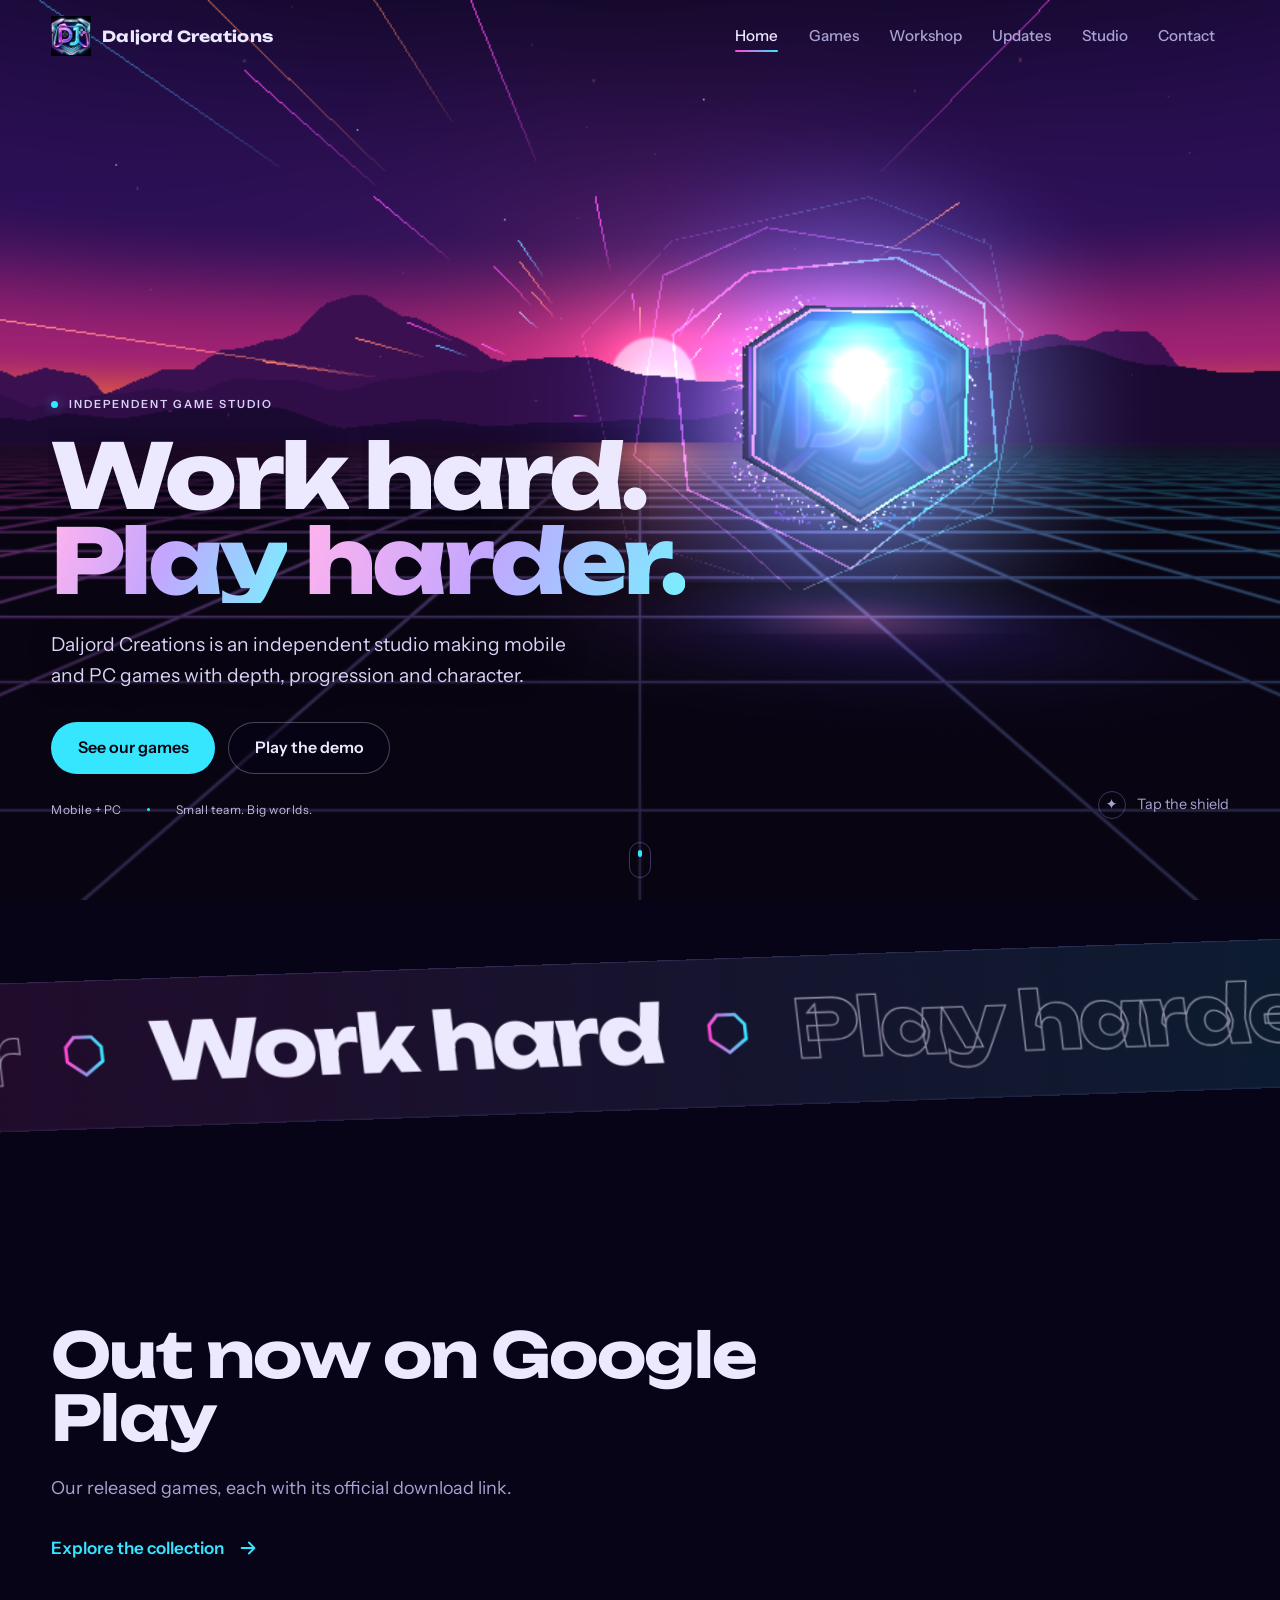
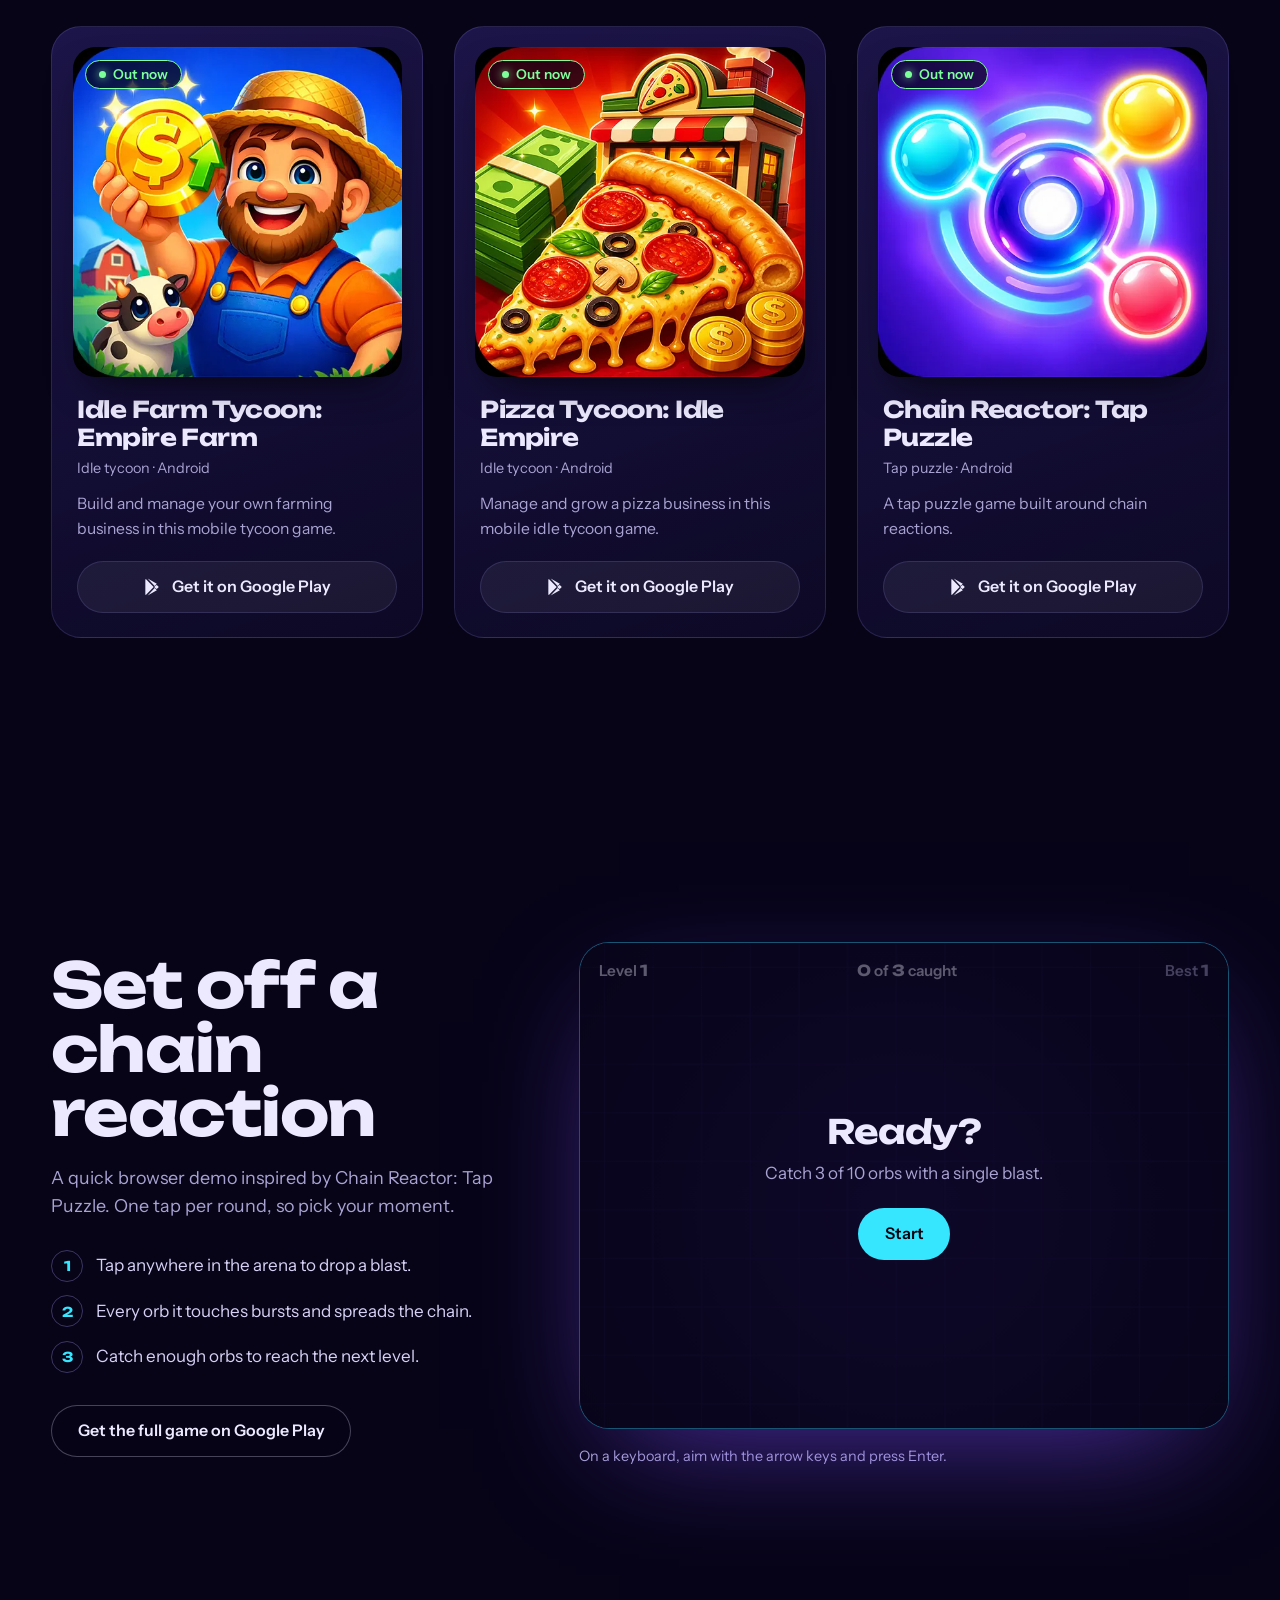
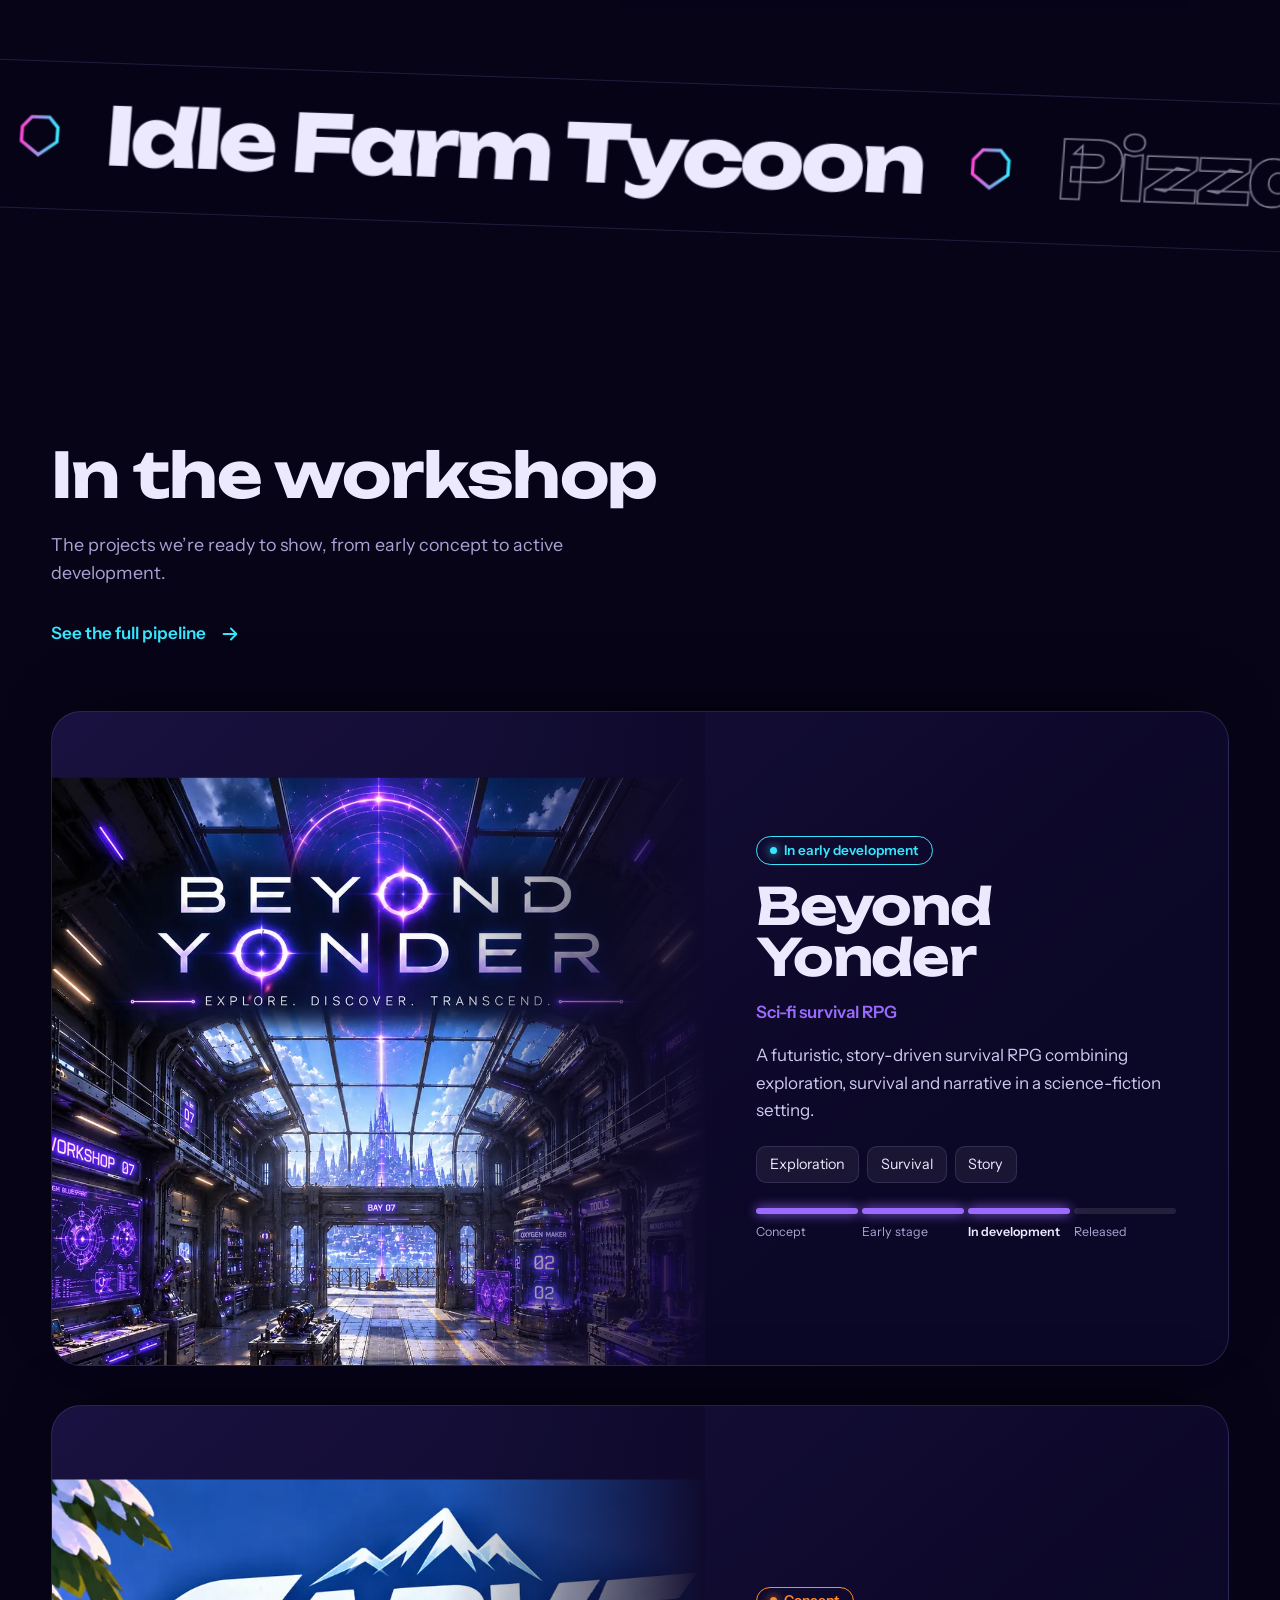
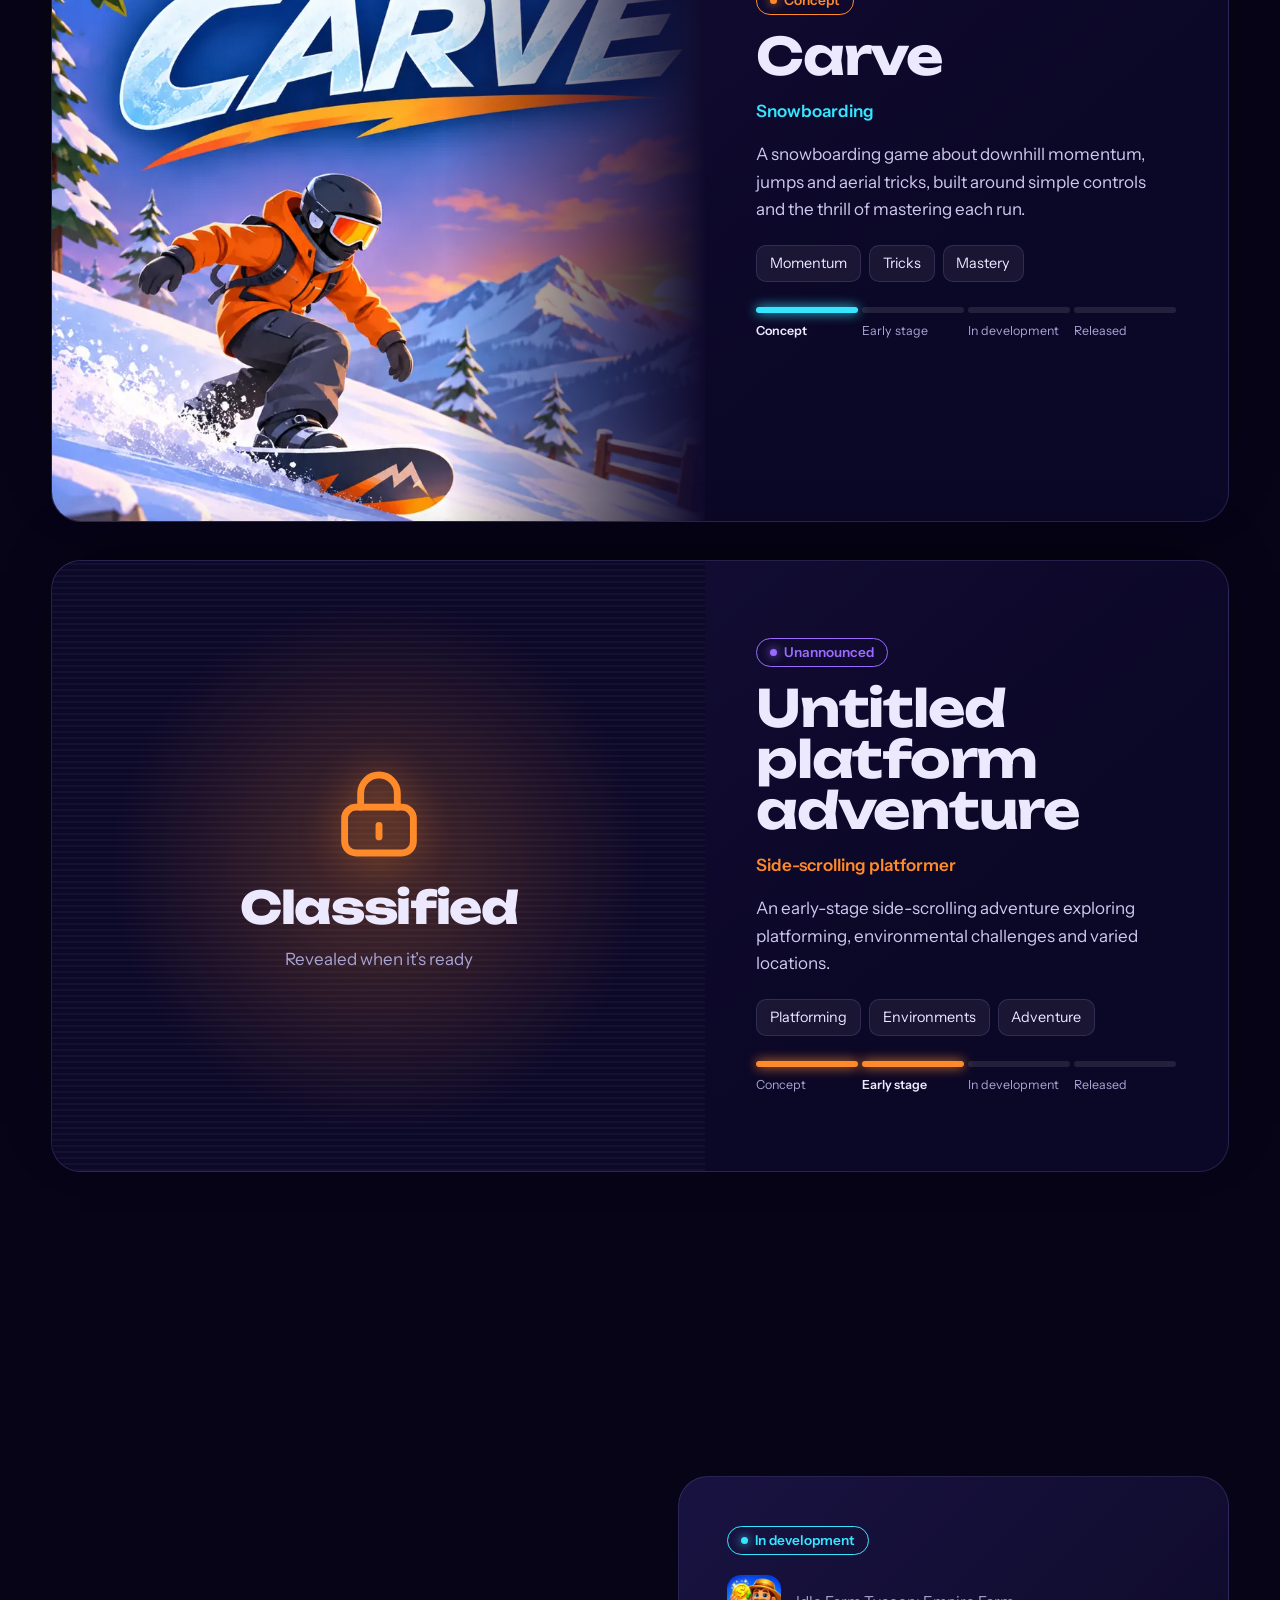
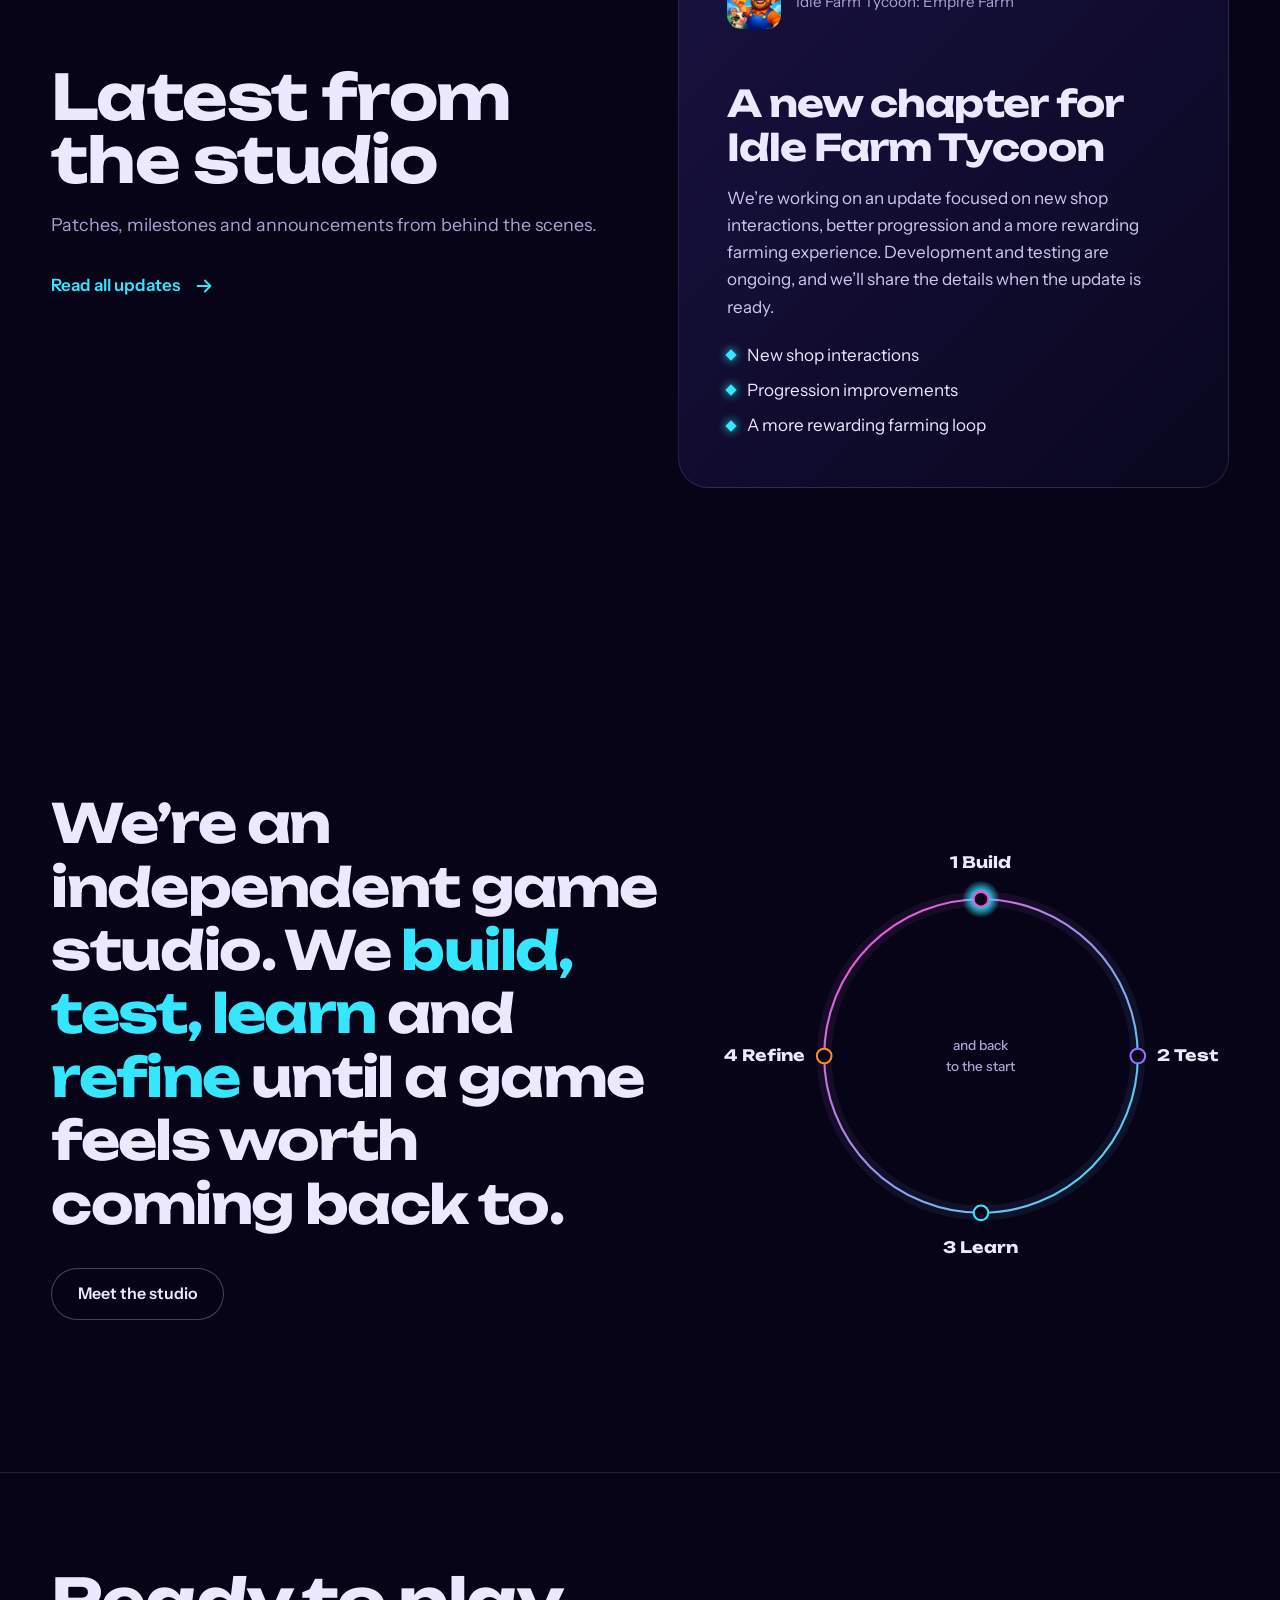
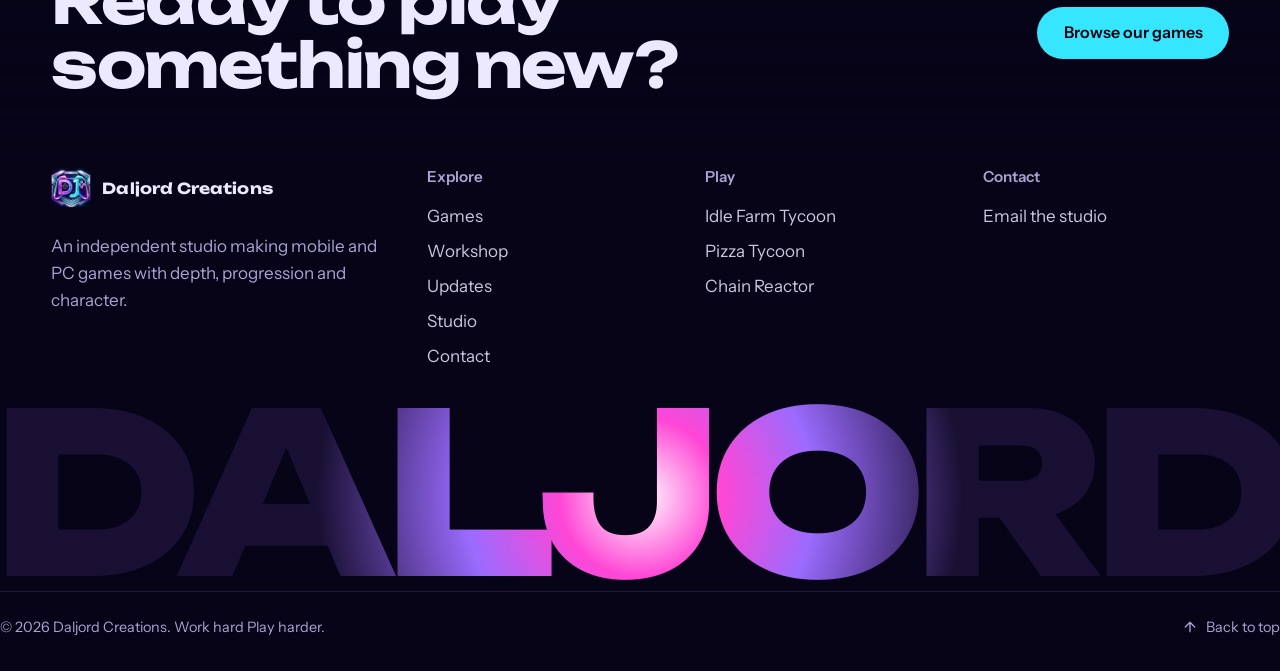
<file: index.html>
<!doctype html>
<html lang="en">
<head>
  <meta charset="utf-8">
  <meta name="viewport" content="width=device-width, initial-scale=1, viewport-fit=cover">
  <meta name="theme-color" content="#070418">
  <title>Daljord Creations | Work hard Play harder</title>
  <meta name="description" content="Daljord Creations is an independent studio making mobile and PC games with depth, progression and character.">
  <meta property="og:type" content="website">
  <meta property="og:title" content="Daljord Creations | Work hard Play harder">
  <meta property="og:description" content="Daljord Creations is an independent studio making mobile and PC games with depth, progression and character.">
  <meta property="og:image" content="assets/images/brand/og-image.jpg">
  <meta name="twitter:card" content="summary_large_image">
  <link rel="icon" type="image/png" sizes="32x32" href="assets/images/brand/icon-32.png">
  <link rel="apple-touch-icon" href="assets/images/brand/icon-180.png">
  <link rel="preconnect" href="https://fonts.googleapis.com">
  <link rel="preconnect" href="https://fonts.gstatic.com" crossorigin>
  <link rel="stylesheet" href="https://fonts.googleapis.com/css2?family=Unbounded:wght@500;700;800&family=Instrument+Sans:wght@400;500;600&display=swap">
  <link rel="stylesheet" href="assets/css/base.css">
  <link rel="stylesheet" href="assets/css/layout.css">
  <link rel="stylesheet" href="assets/css/components.css">
  <link rel="stylesheet" href="assets/css/pages.css">
</head>
<body data-page="home" data-base="" data-preset="shield">
  <a class="skip" href="#main">Skip to content</a>
  <canvas class="stage" aria-hidden="true"></canvas>
  <div class="stage-fallback" aria-hidden="true"></div>
  <div class="stage-dim" aria-hidden="true"></div>
  <div class="grain" aria-hidden="true"></div>

  <main class="page" id="main">
    <section class="hero" data-hero aria-labelledby="home-title">
      <div class="wrap">
        <div class="hero__copy">
          <p class="hero__eyebrow" data-reveal><span></span>Independent game studio</p>
          <h1 id="home-title" data-split>Work hard.<br><span class="hero__accent">Play harder.</span></h1>
          <p class="hero__sub" data-reveal style="--d:.55s">Daljord Creations is an independent studio making mobile and PC games with depth, progression and character.</p>
          <div class="hero__cta" data-reveal style="--d:.7s">
            <a class="btn btn--main" data-magnetic href="games/index.html"><span class="btn__label">See our games</span></a>
            <a class="btn btn--ghost" data-magnetic href="#play"><span class="btn__label">Play the demo</span></a>
          </div>
          <div class="hero__details" data-reveal style="--d:.85s"><span>Mobile + PC</span><span>Small team. Big worlds.</span></div>
        </div>
      </div>
      <p class="hero__hint" aria-hidden="true"><b>✦</b>Tap the shield</p>
      <span class="scroll-cue" aria-hidden="true"></span>
    </section>

    <div class="marquee" data-marquee="" aria-hidden="true">
      <div class="marquee__track"><div class="marquee__item"><span class="">Work hard</span><svg viewBox="0 0 48 48" aria-hidden="true"><path d="M8 17 16 8h16l8 9v13l-16 12L8 30Z" fill="none" stroke="url(#mg)" stroke-width="3"/><defs><linearGradient id="mg" x1="0" x2="1"><stop offset="0" stop-color="#ff46d6"/><stop offset="1" stop-color="#36e6ff"/></linearGradient></defs></svg><span class="o">Play harder</span><svg viewBox="0 0 48 48" aria-hidden="true"><path d="M8 17 16 8h16l8 9v13l-16 12L8 30Z" fill="none" stroke="url(#mg)" stroke-width="3"/><defs><linearGradient id="mg" x1="0" x2="1"><stop offset="0" stop-color="#ff46d6"/><stop offset="1" stop-color="#36e6ff"/></linearGradient></defs></svg><span class="">Work hard</span><svg viewBox="0 0 48 48" aria-hidden="true"><path d="M8 17 16 8h16l8 9v13l-16 12L8 30Z" fill="none" stroke="url(#mg)" stroke-width="3"/><defs><linearGradient id="mg" x1="0" x2="1"><stop offset="0" stop-color="#ff46d6"/><stop offset="1" stop-color="#36e6ff"/></linearGradient></defs></svg><span class="o">Play harder</span><svg viewBox="0 0 48 48" aria-hidden="true"><path d="M8 17 16 8h16l8 9v13l-16 12L8 30Z" fill="none" stroke="url(#mg)" stroke-width="3"/><defs><linearGradient id="mg" x1="0" x2="1"><stop offset="0" stop-color="#ff46d6"/><stop offset="1" stop-color="#36e6ff"/></linearGradient></defs></svg></div></div>
    </div>

    <section class="block" id="featured" aria-labelledby="featured-title">
      <div class="wrap">
        <div class="head">
          <h2 id="featured-title" data-text-reveal>Out now on Google Play</h2>
          <div>
            <p class="lede" data-reveal>Our released games, each with its official download link.</p>
            <a class="big-link" href="games/index.html" data-reveal style="--d:.1s">Explore the collection <svg viewBox="0 0 24 24" fill="none" stroke="currentColor" stroke-width="2" stroke-linecap="round" stroke-linejoin="round" aria-hidden="true"><path d="M5 12h14M13 6l6 6-6 6"/></svg></a>
          </div>
        </div>
        <div data-render="game-cards"></div>
      </div>
    </section>

    <section class="block" id="play" aria-labelledby="play-title">
      <div class="wrap demo">
        <div>
          <h2 id="play-title" data-text-reveal>Set off a chain reaction</h2>
          <p class="lede" style="margin-top:1.2rem" data-reveal>A quick browser demo inspired by Chain Reactor: Tap Puzzle. One tap per round, so pick your moment.</p>
          <ol class="demo__steps" data-reveal style="--d:.1s">
            <li>Tap anywhere in the arena to drop a blast.</li>
            <li>Every orb it touches bursts and spreads the chain.</li>
            <li>Catch enough orbs to reach the next level.</li>
          </ol>
          <a class="btn btn--ghost" data-magnetic href="https://play.google.com/store/apps/details?id=com.daljord.chainreactor" target="_blank" rel="noopener"><span class="btn__label">Get the full game on Google Play</span></a>
        </div>
        <div data-chain-demo data-reveal="zoom"></div>
      </div>
    </section>

    <div class="marquee marquee--flip" data-marquee="reverse" aria-hidden="true">
      <div class="marquee__track"><div class="marquee__item"><span class="">Idle Farm Tycoon</span><svg viewBox="0 0 48 48" aria-hidden="true"><path d="M8 17 16 8h16l8 9v13l-16 12L8 30Z" fill="none" stroke="url(#mg)" stroke-width="3"/><defs><linearGradient id="mg" x1="0" x2="1"><stop offset="0" stop-color="#ff46d6"/><stop offset="1" stop-color="#36e6ff"/></linearGradient></defs></svg><span class="o">Pizza Tycoon</span><svg viewBox="0 0 48 48" aria-hidden="true"><path d="M8 17 16 8h16l8 9v13l-16 12L8 30Z" fill="none" stroke="url(#mg)" stroke-width="3"/><defs><linearGradient id="mg" x1="0" x2="1"><stop offset="0" stop-color="#ff46d6"/><stop offset="1" stop-color="#36e6ff"/></linearGradient></defs></svg><span class="">Chain Reactor</span><svg viewBox="0 0 48 48" aria-hidden="true"><path d="M8 17 16 8h16l8 9v13l-16 12L8 30Z" fill="none" stroke="url(#mg)" stroke-width="3"/><defs><linearGradient id="mg" x1="0" x2="1"><stop offset="0" stop-color="#ff46d6"/><stop offset="1" stop-color="#36e6ff"/></linearGradient></defs></svg><span class="o">Beyond Yonder</span><svg viewBox="0 0 48 48" aria-hidden="true"><path d="M8 17 16 8h16l8 9v13l-16 12L8 30Z" fill="none" stroke="url(#mg)" stroke-width="3"/><defs><linearGradient id="mg" x1="0" x2="1"><stop offset="0" stop-color="#ff46d6"/><stop offset="1" stop-color="#36e6ff"/></linearGradient></defs></svg><span class="">Carve</span><svg viewBox="0 0 48 48" aria-hidden="true"><path d="M8 17 16 8h16l8 9v13l-16 12L8 30Z" fill="none" stroke="url(#mg)" stroke-width="3"/><defs><linearGradient id="mg" x1="0" x2="1"><stop offset="0" stop-color="#ff46d6"/><stop offset="1" stop-color="#36e6ff"/></linearGradient></defs></svg></div></div>
    </div>

    <section class="block" id="workshop" aria-labelledby="workshop-title">
      <div class="wrap">
        <div class="head">
          <h2 id="workshop-title" data-text-reveal>In the workshop</h2>
          <div>
            <p class="lede" data-reveal>The projects we’re ready to show, from early concept to active development.</p>
            <a class="big-link" href="projects/index.html" data-reveal style="--d:.1s">See the full pipeline <svg viewBox="0 0 24 24" fill="none" stroke="currentColor" stroke-width="2" stroke-linecap="round" stroke-linejoin="round" aria-hidden="true"><path d="M5 12h14M13 6l6 6-6 6"/></svg></a>
          </div>
        </div>
        <div data-render="project-stack"></div>
      </div>
    </section>

    <section class="block" id="latest" aria-labelledby="latest-title">
      <div class="wrap home-update">
        <div>
          <h2 id="latest-title" data-text-reveal>Latest from the studio</h2>
          <p class="lede" style="margin-top:1.2rem" data-reveal>Patches, milestones and announcements from behind the scenes.</p>
          <a class="big-link" href="updates/index.html" data-reveal style="--d:.1s">Read all updates <svg viewBox="0 0 24 24" fill="none" stroke="currentColor" stroke-width="2" stroke-linecap="round" stroke-linejoin="round" aria-hidden="true"><path d="M5 12h14M13 6l6 6-6 6"/></svg></a>
        </div>
        <div data-render="timeline" data-limit="1"></div>
      </div>
    </section>

    <section class="block" id="about-studio" aria-labelledby="studio-title">
      <div class="wrap home-studio">
        <div>
          <h2 id="studio-title" class="sr-only">About the studio</h2>
          <p class="manifesto" data-words="build,test,learn,refine">We’re an independent game studio. We build, test, learn and refine until a game feels worth coming back to.</p>
          <a class="btn btn--ghost" data-magnetic href="studio/index.html"><span class="btn__label">Meet the studio</span></a>
        </div>
        <svg class="loop" viewBox="0 0 440 440" role="img" aria-label="Our process is a loop: build, test, learn, refine, then back to build.">
          <defs>
            <linearGradient id="lg" x1="0" y1="0" x2="1" y2="1"><stop offset="0" stop-color="#ff46d6"/><stop offset="1" stop-color="#36e6ff"/></linearGradient>
            <radialGradient id="rg"><stop offset="0" stop-color="#fff"/><stop offset=".35" stop-color="#36e6ff"/><stop offset="1" stop-color="#36e6ff" stop-opacity="0"/></radialGradient>
          </defs>
          <circle cx="220" cy="220" r="150" fill="none" stroke="url(#lg)" stroke-width="14" opacity=".08"/>
          <circle class="loop__ring" cx="220" cy="220" r="150" fill="none" stroke="url(#lg)" stroke-width="2"/>
          <g class="loop__orbit"><circle cx="220" cy="70" r="18" fill="url(#rg)"/></g>
          <circle cx="220" cy="70" r="7" fill="#070418" stroke="#ff46d6" stroke-width="2"/><text x="220" y="40" text-anchor="middle">1  Build</text>
          <circle cx="370" cy="220" r="7" fill="#070418" stroke="#9b6bff" stroke-width="2"/><text x="388" y="225">2  Test</text>
          <circle cx="220" cy="370" r="7" fill="#070418" stroke="#36e6ff" stroke-width="2"/><text x="220" y="408" text-anchor="middle">3  Learn</text>
          <circle cx="70" cy="220" r="7" fill="#070418" stroke="#ff8a2a" stroke-width="2"/><text x="52" y="225" text-anchor="end">4  Refine</text>
          <text x="220" y="214" text-anchor="middle" style="font:500 13px var(--body);fill:#a9a3d3">and back</text>
          <text x="220" y="234" text-anchor="middle" style="font:500 13px var(--body);fill:#a9a3d3">to the start</text>
        </svg>
      </div>
    </section>
  </main>
  <!-- 3D engine (three.js r128, MIT licence) -->
  <script src="assets/js/vendor/three/three.min.js"></script>
  <script src="assets/js/vendor/three/CopyShader.js"></script>
  <script src="assets/js/vendor/three/LuminosityHighPassShader.js"></script>
  <script src="assets/js/vendor/three/EffectComposer.js"></script>
  <script src="assets/js/vendor/three/RenderPass.js"></script>
  <script src="assets/js/vendor/three/ShaderPass.js"></script>
  <script src="assets/js/vendor/three/UnrealBloomPass.js"></script>
  <!-- Content: edit these files to update the site -->
  <script src="assets/js/data/site.js"></script>
  <script src="assets/js/data/games.js"></script>
  <script src="assets/js/data/projects.js"></script>
  <script src="assets/js/data/updates.js"></script>
  <script src="assets/js/data/brand-texture.js"></script>
  <!-- Site code -->
  <script src="assets/js/core/performance.js"></script>
  <script src="assets/js/core/layout.js"></script>
  <script src="assets/js/core/motion.js"></script>
  <script src="assets/js/components/render.js"></script>
  <script src="assets/js/components/chain-demo.js"></script>
  <script src="assets/js/scene/world.js"></script>
  <script src="assets/js/main.js"></script>
</body>
</html>
</file>
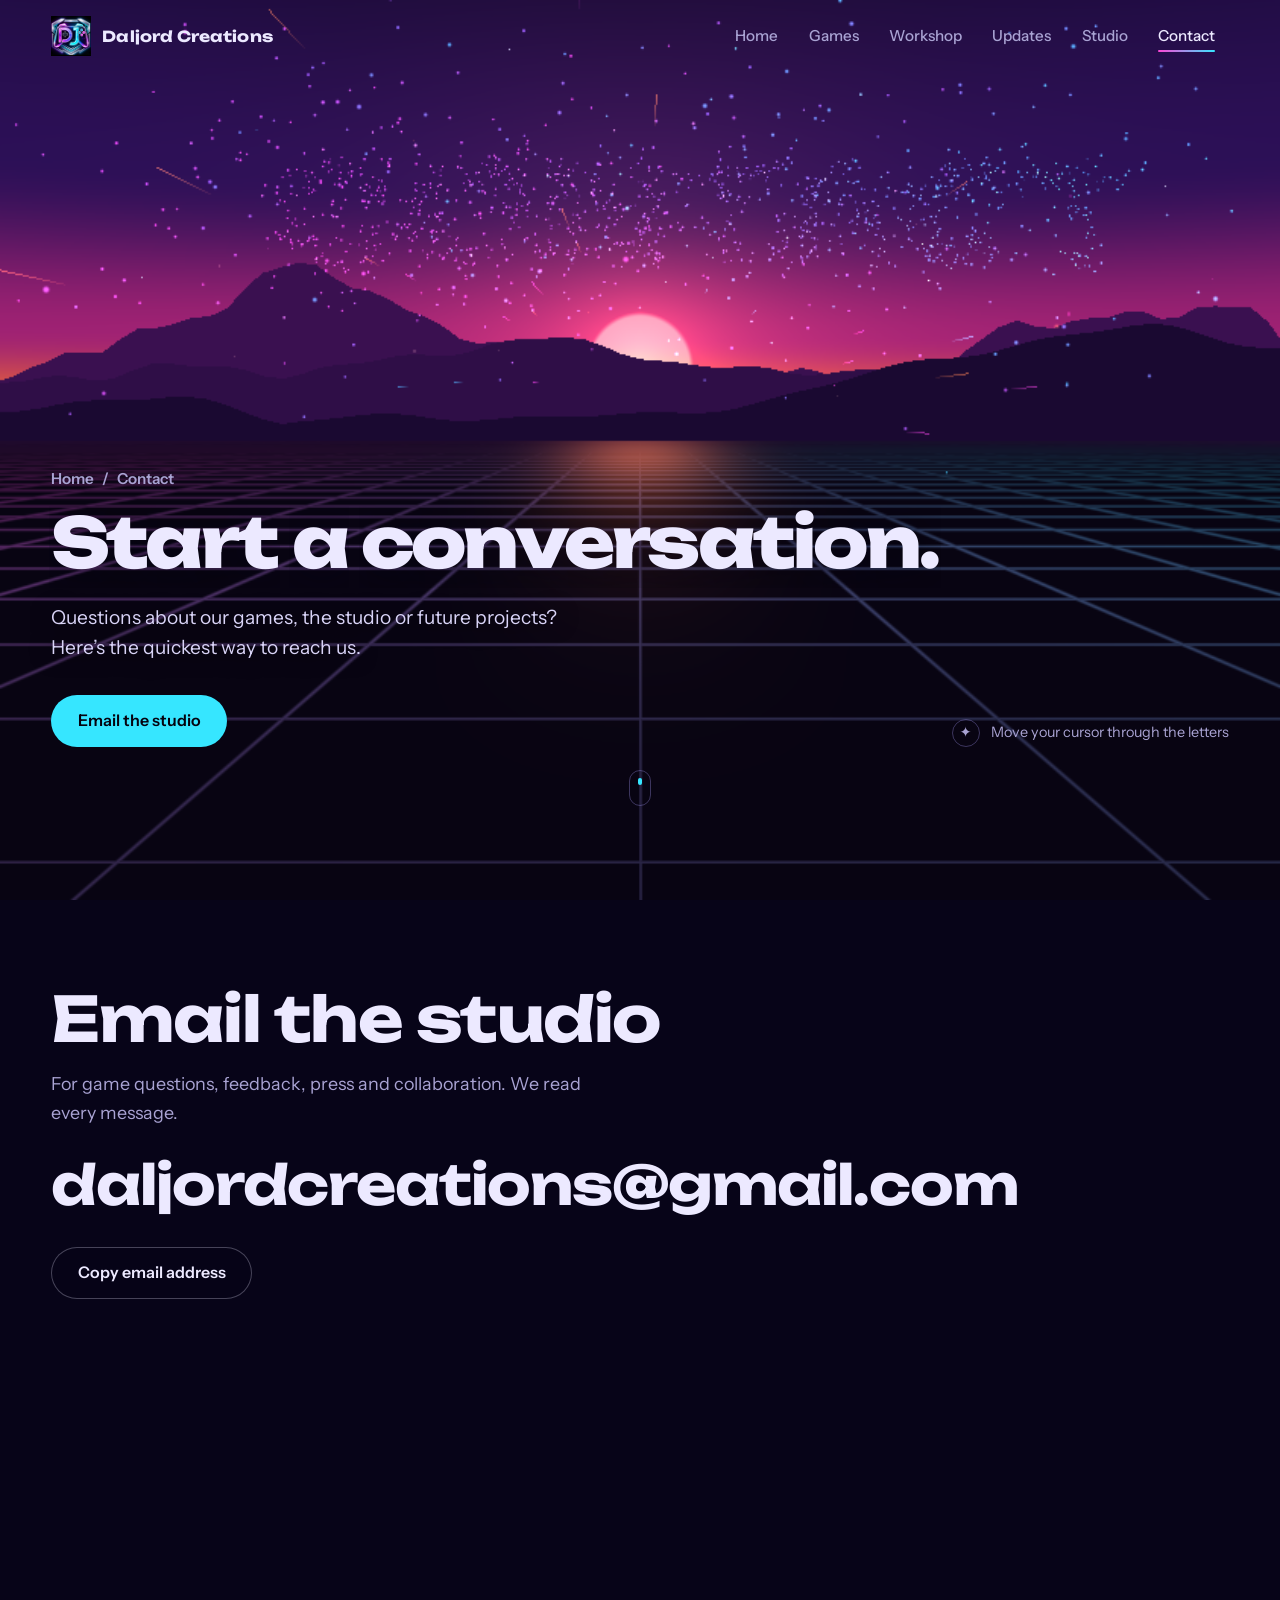
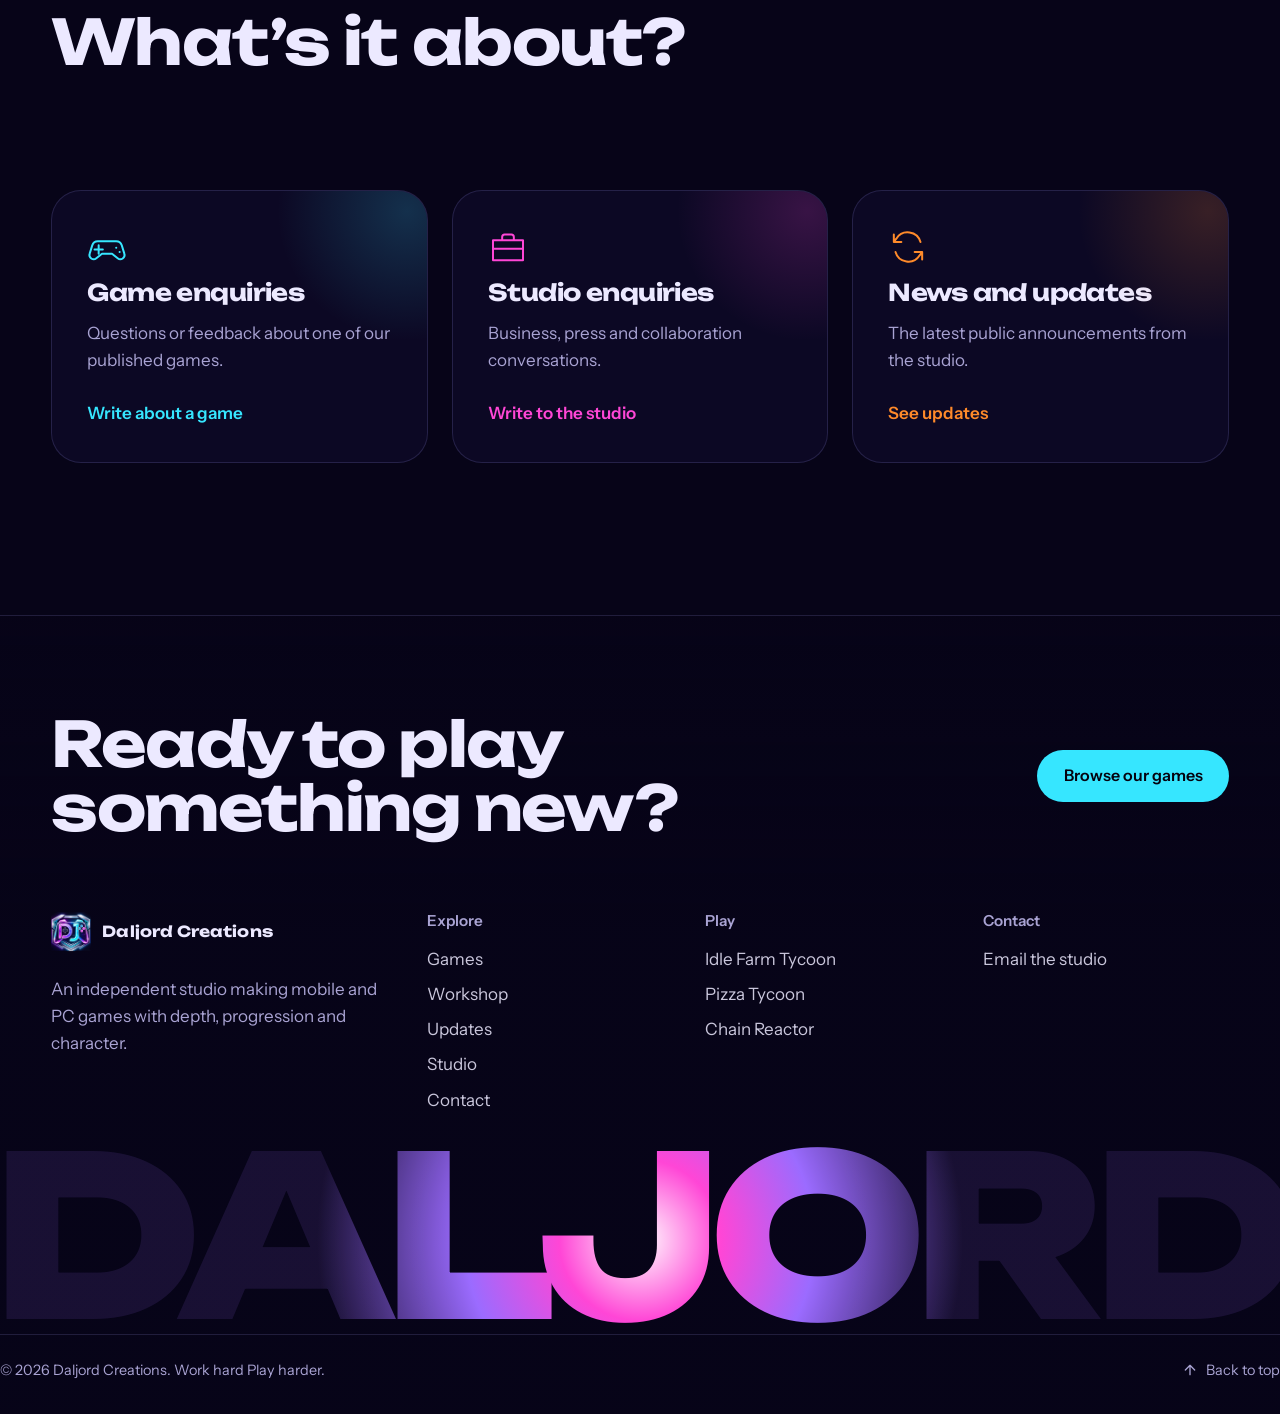
<file: contact/index.html>
<!doctype html>
<html lang="en">
<head>
  <meta charset="utf-8">
  <meta name="viewport" content="width=device-width, initial-scale=1, viewport-fit=cover">
  <meta name="theme-color" content="#070418">
  <title>Contact | Daljord Creations</title>
  <meta name="description" content="Get in touch with Daljord Creations about our games, the studio, press or collaboration.">
  <meta property="og:type" content="website">
  <meta property="og:title" content="Contact | Daljord Creations">
  <meta property="og:description" content="Get in touch with Daljord Creations about our games, the studio, press or collaboration.">
  <meta property="og:image" content="../assets/images/brand/og-image.jpg">
  <meta name="twitter:card" content="summary_large_image">
  <link rel="icon" type="image/png" sizes="32x32" href="../assets/images/brand/icon-32.png">
  <link rel="apple-touch-icon" href="../assets/images/brand/icon-180.png">
  <link rel="preconnect" href="https://fonts.googleapis.com">
  <link rel="preconnect" href="https://fonts.gstatic.com" crossorigin>
  <link rel="stylesheet" href="https://fonts.googleapis.com/css2?family=Unbounded:wght@500;700;800&family=Instrument+Sans:wght@400;500;600&display=swap">
  <link rel="stylesheet" href="../assets/css/base.css">
  <link rel="stylesheet" href="../assets/css/layout.css">
  <link rel="stylesheet" href="../assets/css/components.css">
  <link rel="stylesheet" href="../assets/css/pages.css">
</head>
<body data-page="contact" data-base="../" data-preset="word" data-word="CONTACT">
  <a class="skip" href="#main">Skip to content</a>
  <canvas class="stage" aria-hidden="true"></canvas>
  <div class="stage-fallback" aria-hidden="true"></div>
  <div class="stage-dim" aria-hidden="true"></div>
  <div class="grain" aria-hidden="true"></div>

  <main class="page" id="main">

    <section class="hero hero--inner" data-hero aria-labelledby="page-title">
      <div class="wrap">
        <div class="hero__copy">
          <p class="hero__crumb"><a href="../index.html">Home</a><span aria-hidden="true">/</span><span>Contact</span></p>
          <h1 id="page-title" data-split>Start a conversation.</h1>
          <p class="hero__sub" data-reveal style="--d:.5s">Questions about our games, the studio or future projects? Here’s the quickest way to reach us.</p>
          <div class="hero__cta" data-reveal style="--d:.65s"><a class="btn btn--main" data-magnetic href="mailto:daljordcreations@gmail.com"><span class="btn__label">Email the studio</span></a></div>
        </div>
      </div>
      <p class="hero__hint" aria-hidden="true"><b>✦</b>Move your cursor through the letters</p>
      <span class="scroll-cue" aria-hidden="true"></span>
    </section>

    <section class="block contact-main" id="email" aria-labelledby="email-title">
      <div class="wrap" style="width:100%">
        <h2 id="email-title" data-text-reveal>Email the studio</h2>
        <p class="lede" style="margin-top:1.2rem" data-reveal>For game questions, feedback, press and collaboration. We read every message.</p>
        <a class="mail" href="mailto:daljordcreations@gmail.com" data-reveal>daljordcreations@gmail.com</a>
        <div class="copy-row" data-reveal>
          <button class="btn btn--ghost" type="button" data-magnetic data-copy="daljordcreations@gmail.com" data-copy-out="#copy-msg"><span class="btn__label">Copy email address</span></button>
          <span class="copy-msg" id="copy-msg" aria-live="polite"></span>
        </div>
      </div>
    </section>

    <section class="block" id="topics" aria-labelledby="topics-title">
      <div class="wrap">
        <div class="head">
          <h2 id="topics-title" data-text-reveal>What’s it about?</h2>
          <p class="lede" data-reveal>Pick a topic and we’ll open your email app with the subject filled in.</p>
        </div>
        <div class="enquiries">
          <a class="enquiry" style="--c:var(--cyan)" href="mailto:daljordcreations@gmail.com?subject=Game%20enquiry" data-reveal><svg viewBox="0 0 48 48" fill="none" stroke="currentColor" stroke-width="2.4" stroke-linecap="round" stroke-linejoin="round" aria-hidden="true"><path d="M13 17h22a7 7 0 0 1 6.7 5l3.1 10a5 5 0 0 1-8 5.4L30 32H18l-6.8 5.4a5 5 0 0 1-8-5.4l3.1-10A7 7 0 0 1 13 17Z"/><path d="M14 22v10m-5-5h10m16-2h.1m4 5h.1"/></svg><h3>Game enquiries</h3><p>Questions or feedback about one of our published games.</p><span class="go">Write about a game</span></a>
          <a class="enquiry" style="--c:var(--magenta)" href="mailto:daljordcreations@gmail.com?subject=Studio%20enquiry" data-reveal><svg viewBox="0 0 48 48" fill="none" stroke="currentColor" stroke-width="2.4" stroke-linecap="round" stroke-linejoin="round" aria-hidden="true"><path d="M6 16h36v24H6zM17 16v-4a3 3 0 0 1 3-3h8a3 3 0 0 1 3 3v4M6 26h36"/></svg><h3>Studio enquiries</h3><p>Business, press and collaboration conversations.</p><span class="go">Write to the studio</span></a>
          <a class="enquiry" style="--c:var(--ember)" href="../updates/index.html" data-reveal><svg viewBox="0 0 48 48" fill="none" stroke="currentColor" stroke-width="2.4" stroke-linecap="round" stroke-linejoin="round" aria-hidden="true"><path d="M39 18A16 16 0 0 0 10 14l-3 4m0 0V9m0 9h9M9 30a16 16 0 0 0 29 4l3-4m0 0v9m0-9h-9"/></svg><h3>News and updates</h3><p>The latest public announcements from the studio.</p><span class="go">See updates</span></a>
        </div>
      </div>
    </section>
  </main>
  <!-- 3D engine (three.js r128, MIT licence) -->
  <script src="../assets/js/vendor/three/three.min.js"></script>
  <script src="../assets/js/vendor/three/CopyShader.js"></script>
  <script src="../assets/js/vendor/three/LuminosityHighPassShader.js"></script>
  <script src="../assets/js/vendor/three/EffectComposer.js"></script>
  <script src="../assets/js/vendor/three/RenderPass.js"></script>
  <script src="../assets/js/vendor/three/ShaderPass.js"></script>
  <script src="../assets/js/vendor/three/UnrealBloomPass.js"></script>
  <!-- Content: edit these files to update the site -->
  <script src="../assets/js/data/site.js"></script>
  <script src="../assets/js/data/games.js"></script>
  <script src="../assets/js/data/projects.js"></script>
  <script src="../assets/js/data/updates.js"></script>
  <script src="../assets/js/data/brand-texture.js"></script>
  <!-- Site code -->
  <script src="../assets/js/core/performance.js"></script>
  <script src="../assets/js/core/layout.js"></script>
  <script src="../assets/js/core/motion.js"></script>
  <script src="../assets/js/components/render.js"></script>
  <script src="../assets/js/components/chain-demo.js"></script>
  <script src="../assets/js/scene/world.js"></script>
  <script src="../assets/js/main.js"></script>
</body>
</html>
</file>
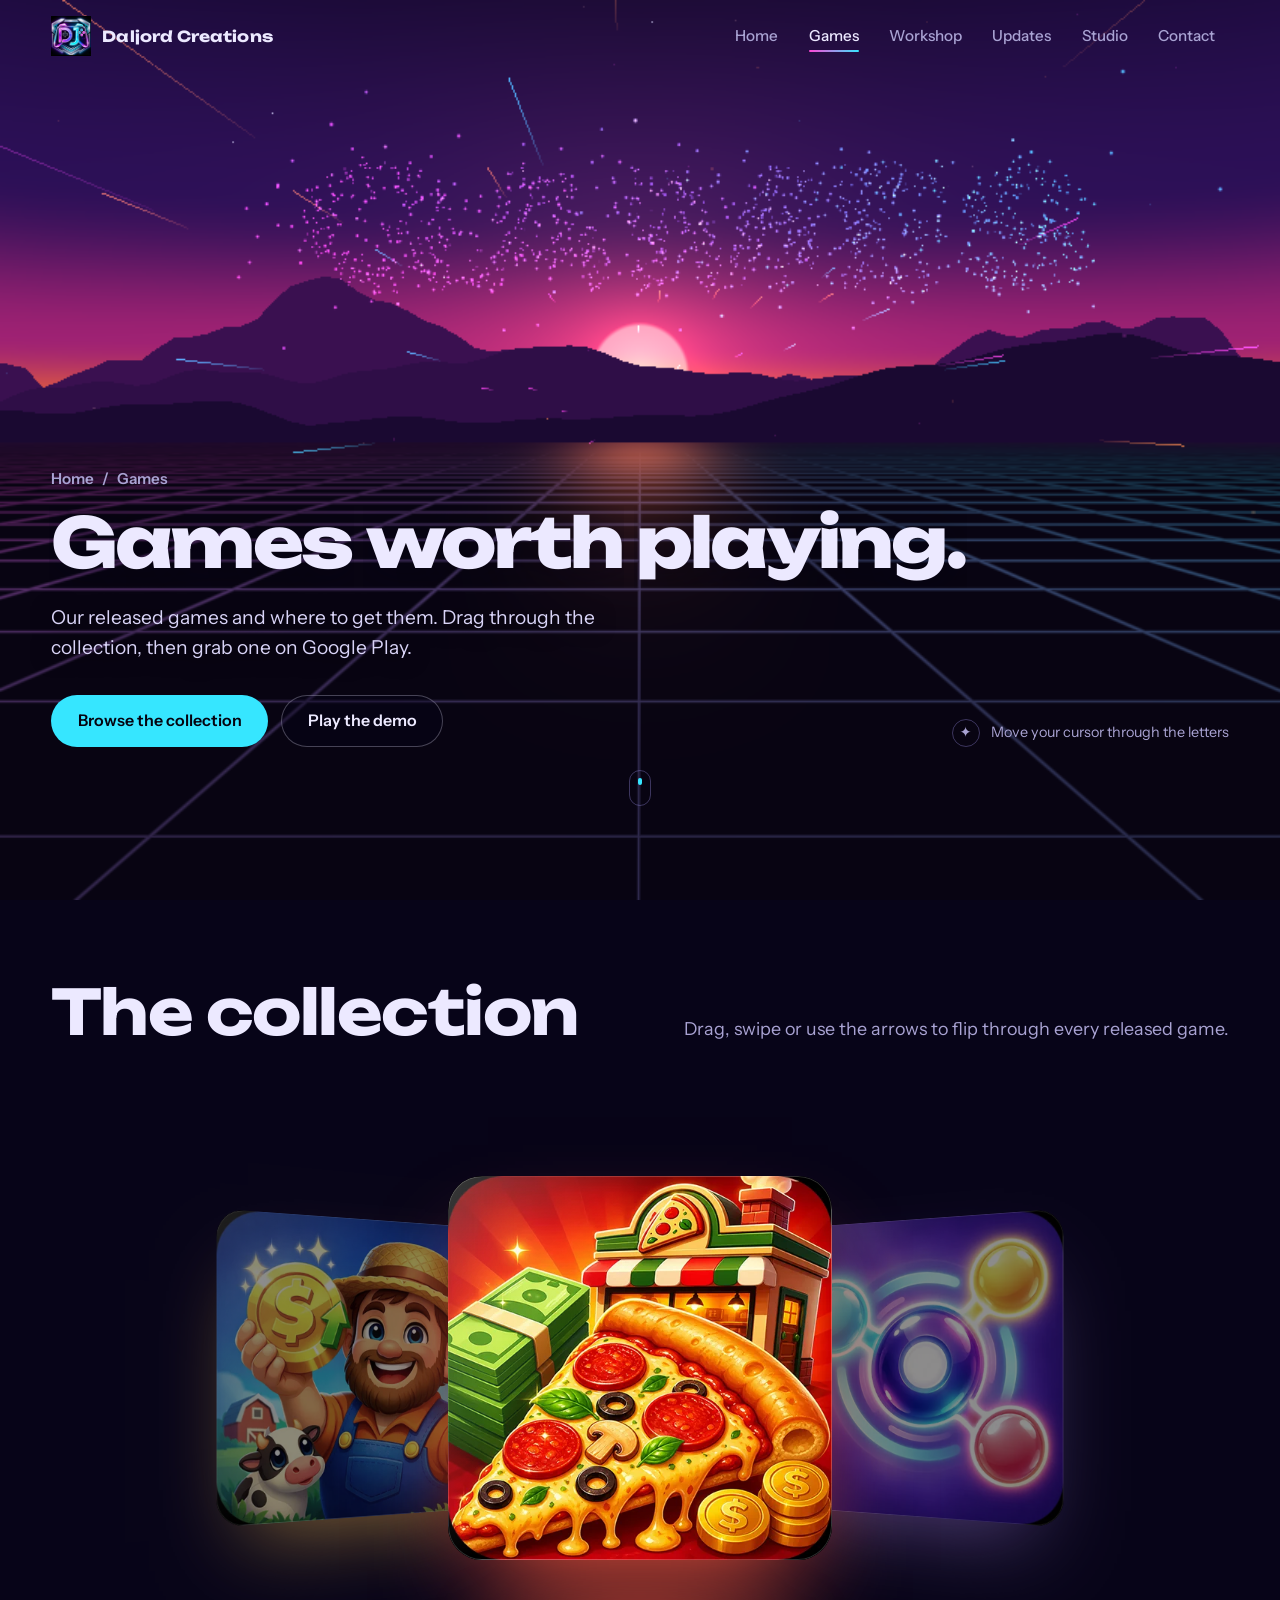
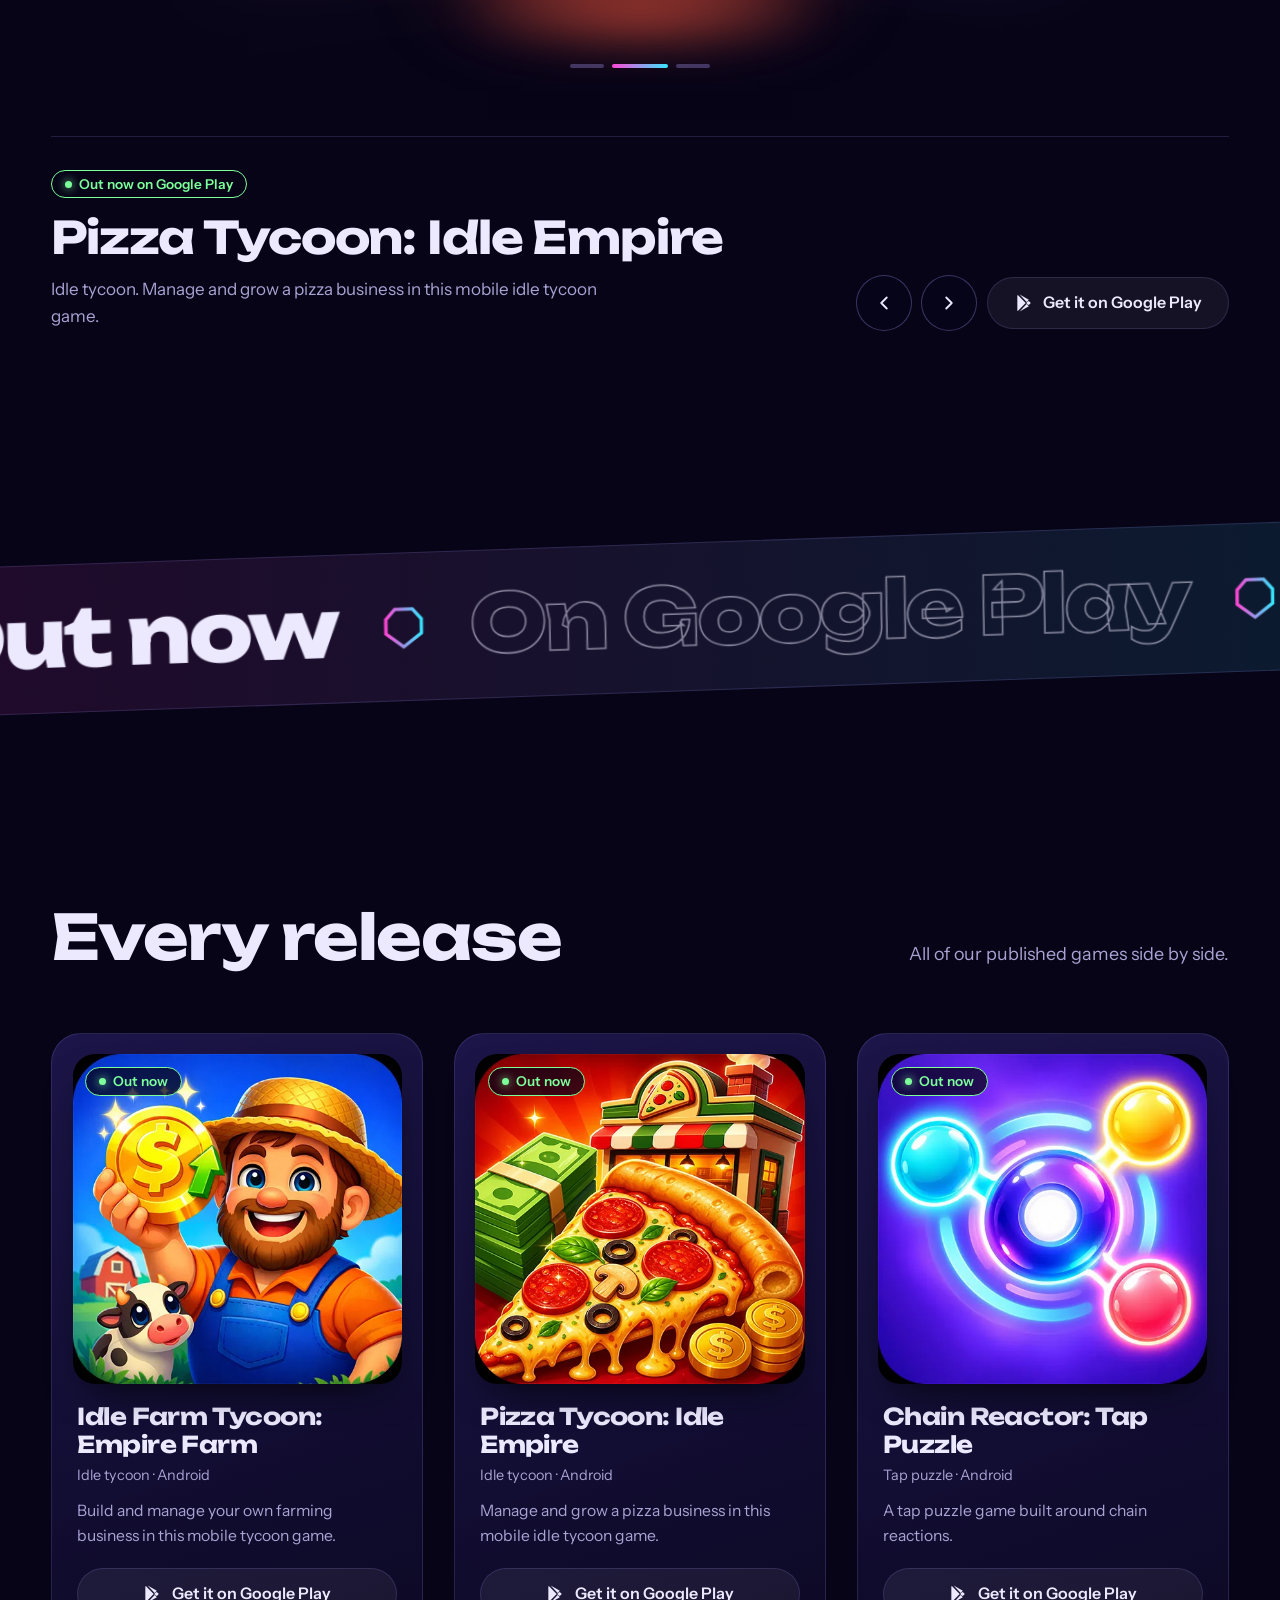
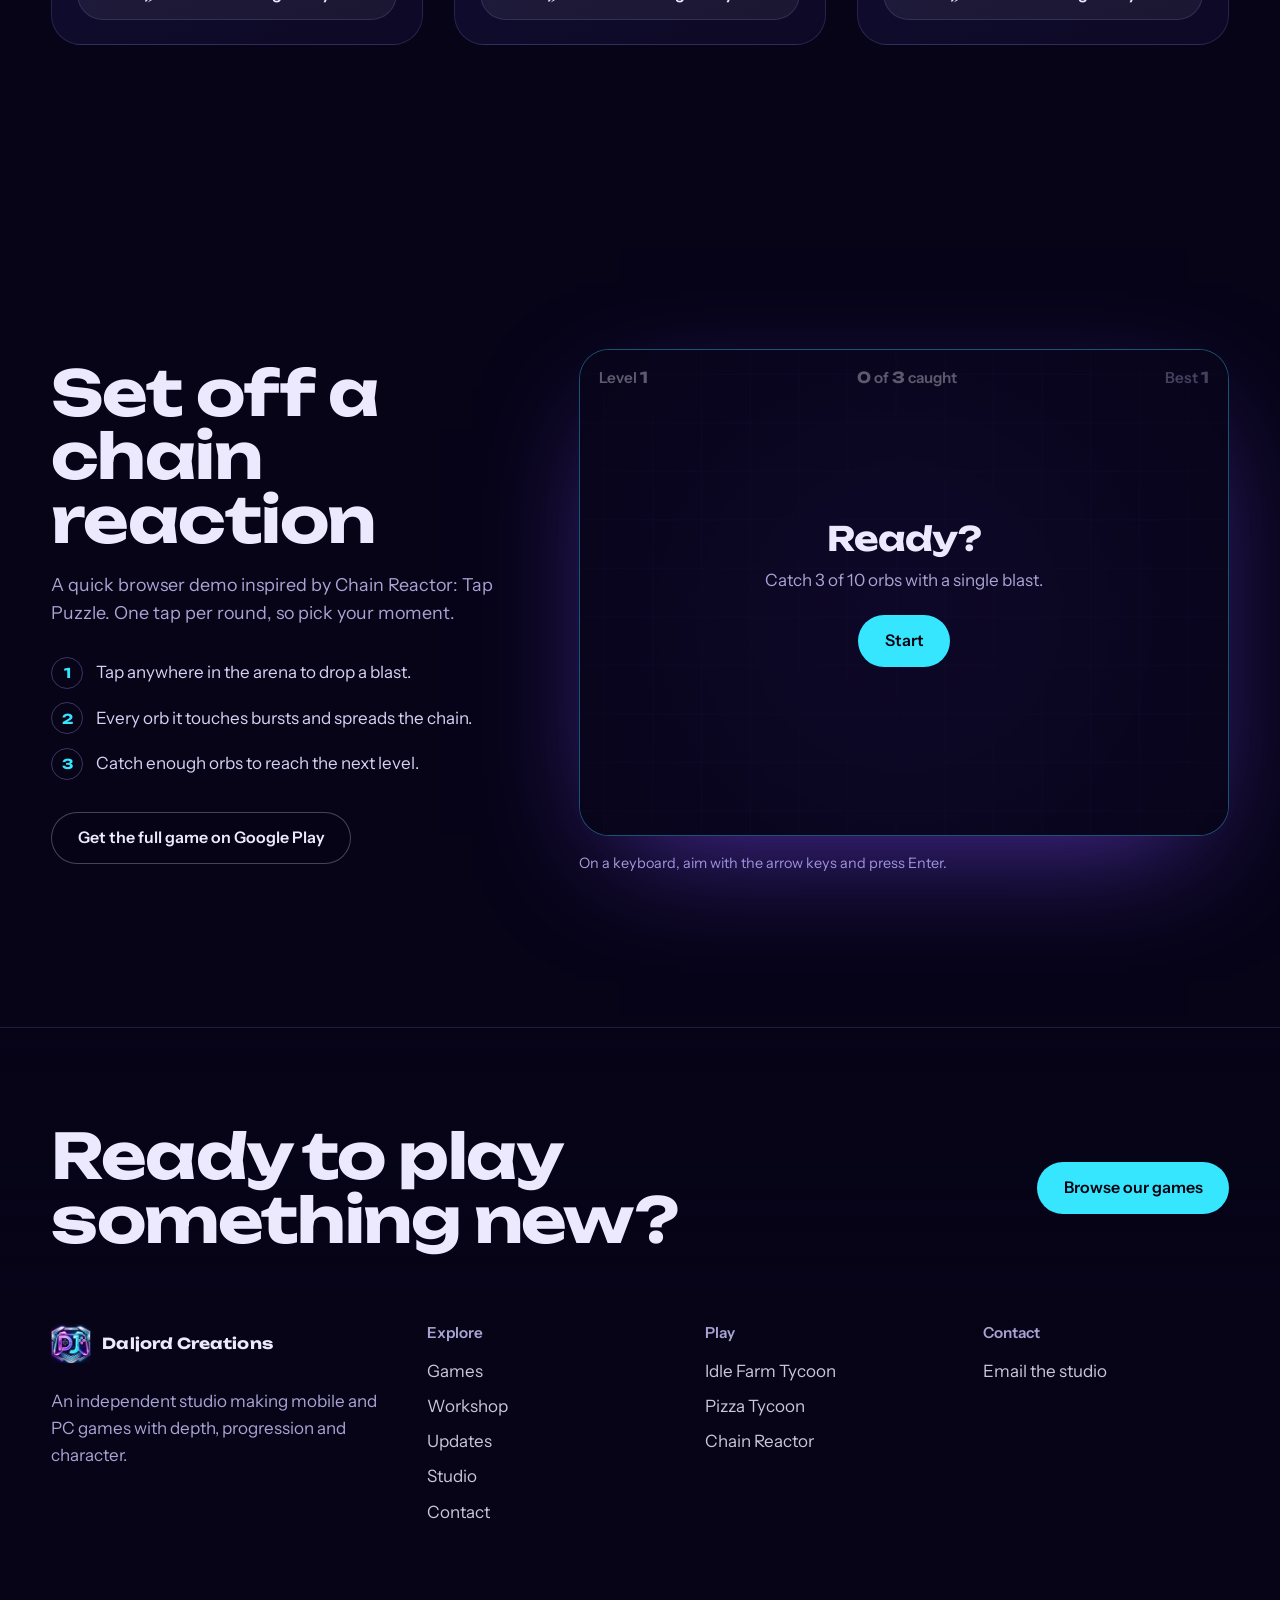
<file: games/index.html>
<!doctype html>
<html lang="en">
<head>
  <meta charset="utf-8">
  <meta name="viewport" content="width=device-width, initial-scale=1, viewport-fit=cover">
  <meta name="theme-color" content="#070418">
  <title>Games | Daljord Creations</title>
  <meta name="description" content="Explore the published games from Daljord Creations, with official Google Play download links.">
  <meta property="og:type" content="website">
  <meta property="og:title" content="Games | Daljord Creations">
  <meta property="og:description" content="Explore the published games from Daljord Creations, with official Google Play download links.">
  <meta property="og:image" content="../assets/images/brand/og-image.jpg">
  <meta name="twitter:card" content="summary_large_image">
  <link rel="icon" type="image/png" sizes="32x32" href="../assets/images/brand/icon-32.png">
  <link rel="apple-touch-icon" href="../assets/images/brand/icon-180.png">
  <link rel="preconnect" href="https://fonts.googleapis.com">
  <link rel="preconnect" href="https://fonts.gstatic.com" crossorigin>
  <link rel="stylesheet" href="https://fonts.googleapis.com/css2?family=Unbounded:wght@500;700;800&family=Instrument+Sans:wght@400;500;600&display=swap">
  <link rel="stylesheet" href="../assets/css/base.css">
  <link rel="stylesheet" href="../assets/css/layout.css">
  <link rel="stylesheet" href="../assets/css/components.css">
  <link rel="stylesheet" href="../assets/css/pages.css">
</head>
<body data-page="games" data-base="../" data-preset="word" data-word="GAMES">
  <a class="skip" href="#main">Skip to content</a>
  <canvas class="stage" aria-hidden="true"></canvas>
  <div class="stage-fallback" aria-hidden="true"></div>
  <div class="stage-dim" aria-hidden="true"></div>
  <div class="grain" aria-hidden="true"></div>

  <main class="page" id="main">

    <section class="hero hero--inner" data-hero aria-labelledby="page-title">
      <div class="wrap">
        <div class="hero__copy">
          <p class="hero__crumb"><a href="../index.html">Home</a><span aria-hidden="true">/</span><span>Games</span></p>
          <h1 id="page-title" data-split>Games worth playing.</h1>
          <p class="hero__sub" data-reveal style="--d:.5s">Our released games and where to get them. Drag through the collection, then grab one on Google Play.</p>
          <div class="hero__cta" data-reveal style="--d:.65s"><a class="btn btn--main" data-magnetic href="#collection"><span class="btn__label">Browse the collection</span></a><a class="btn btn--ghost" data-magnetic href="#play"><span class="btn__label">Play the demo</span></a></div>
        </div>
      </div>
      <p class="hero__hint" aria-hidden="true"><b>✦</b>Move your cursor through the letters</p>
      <span class="scroll-cue" aria-hidden="true"></span>
    </section>

    <section class="block" id="collection" aria-labelledby="collection-title">
      <div class="wrap">
        <div class="head">
          <h2 id="collection-title" data-text-reveal>The collection</h2>
          <p class="lede" data-reveal>Drag, swipe or use the arrows to flip through every released game.</p>
        </div>
        <div data-render="coverflow"></div>
      </div>
    </section>

    <div class="marquee" data-marquee="" aria-hidden="true">
      <div class="marquee__track"><div class="marquee__item"><span class="">Out now</span><svg viewBox="0 0 48 48" aria-hidden="true"><path d="M8 17 16 8h16l8 9v13l-16 12L8 30Z" fill="none" stroke="url(#mg)" stroke-width="3"/><defs><linearGradient id="mg" x1="0" x2="1"><stop offset="0" stop-color="#ff46d6"/><stop offset="1" stop-color="#36e6ff"/></linearGradient></defs></svg><span class="o">On Google Play</span><svg viewBox="0 0 48 48" aria-hidden="true"><path d="M8 17 16 8h16l8 9v13l-16 12L8 30Z" fill="none" stroke="url(#mg)" stroke-width="3"/><defs><linearGradient id="mg" x1="0" x2="1"><stop offset="0" stop-color="#ff46d6"/><stop offset="1" stop-color="#36e6ff"/></linearGradient></defs></svg><span class="">Out now</span><svg viewBox="0 0 48 48" aria-hidden="true"><path d="M8 17 16 8h16l8 9v13l-16 12L8 30Z" fill="none" stroke="url(#mg)" stroke-width="3"/><defs><linearGradient id="mg" x1="0" x2="1"><stop offset="0" stop-color="#ff46d6"/><stop offset="1" stop-color="#36e6ff"/></linearGradient></defs></svg><span class="o">On Google Play</span><svg viewBox="0 0 48 48" aria-hidden="true"><path d="M8 17 16 8h16l8 9v13l-16 12L8 30Z" fill="none" stroke="url(#mg)" stroke-width="3"/><defs><linearGradient id="mg" x1="0" x2="1"><stop offset="0" stop-color="#ff46d6"/><stop offset="1" stop-color="#36e6ff"/></linearGradient></defs></svg></div></div>
    </div>

    <section class="block" id="all" aria-labelledby="all-title">
      <div class="wrap">
        <div class="head">
          <h2 id="all-title" data-text-reveal>Every release</h2>
          <p class="lede" data-reveal>All of our published games side by side.</p>
        </div>
        <div data-render="game-cards"></div>
      </div>
    </section>

    <section class="block" id="play" aria-labelledby="play-title">
      <div class="wrap demo">
        <div>
          <h2 id="play-title" data-text-reveal>Set off a chain reaction</h2>
          <p class="lede" style="margin-top:1.2rem" data-reveal>A quick browser demo inspired by Chain Reactor: Tap Puzzle. One tap per round, so pick your moment.</p>
          <ol class="demo__steps" data-reveal style="--d:.1s">
            <li>Tap anywhere in the arena to drop a blast.</li>
            <li>Every orb it touches bursts and spreads the chain.</li>
            <li>Catch enough orbs to reach the next level.</li>
          </ol>
          <a class="btn btn--ghost" data-magnetic href="https://play.google.com/store/apps/details?id=com.daljord.chainreactor" target="_blank" rel="noopener"><span class="btn__label">Get the full game on Google Play</span></a>
        </div>
        <div data-chain-demo data-reveal="zoom"></div>
      </div>
    </section>
  </main>
  <!-- 3D engine (three.js r128, MIT licence) -->
  <script src="../assets/js/vendor/three/three.min.js"></script>
  <script src="../assets/js/vendor/three/CopyShader.js"></script>
  <script src="../assets/js/vendor/three/LuminosityHighPassShader.js"></script>
  <script src="../assets/js/vendor/three/EffectComposer.js"></script>
  <script src="../assets/js/vendor/three/RenderPass.js"></script>
  <script src="../assets/js/vendor/three/ShaderPass.js"></script>
  <script src="../assets/js/vendor/three/UnrealBloomPass.js"></script>
  <!-- Content: edit these files to update the site -->
  <script src="../assets/js/data/site.js"></script>
  <script src="../assets/js/data/games.js"></script>
  <script src="../assets/js/data/projects.js"></script>
  <script src="../assets/js/data/updates.js"></script>
  <script src="../assets/js/data/brand-texture.js"></script>
  <!-- Site code -->
  <script src="../assets/js/core/performance.js"></script>
  <script src="../assets/js/core/layout.js"></script>
  <script src="../assets/js/core/motion.js"></script>
  <script src="../assets/js/components/render.js"></script>
  <script src="../assets/js/components/chain-demo.js"></script>
  <script src="../assets/js/scene/world.js"></script>
  <script src="../assets/js/main.js"></script>
</body>
</html>
</file>
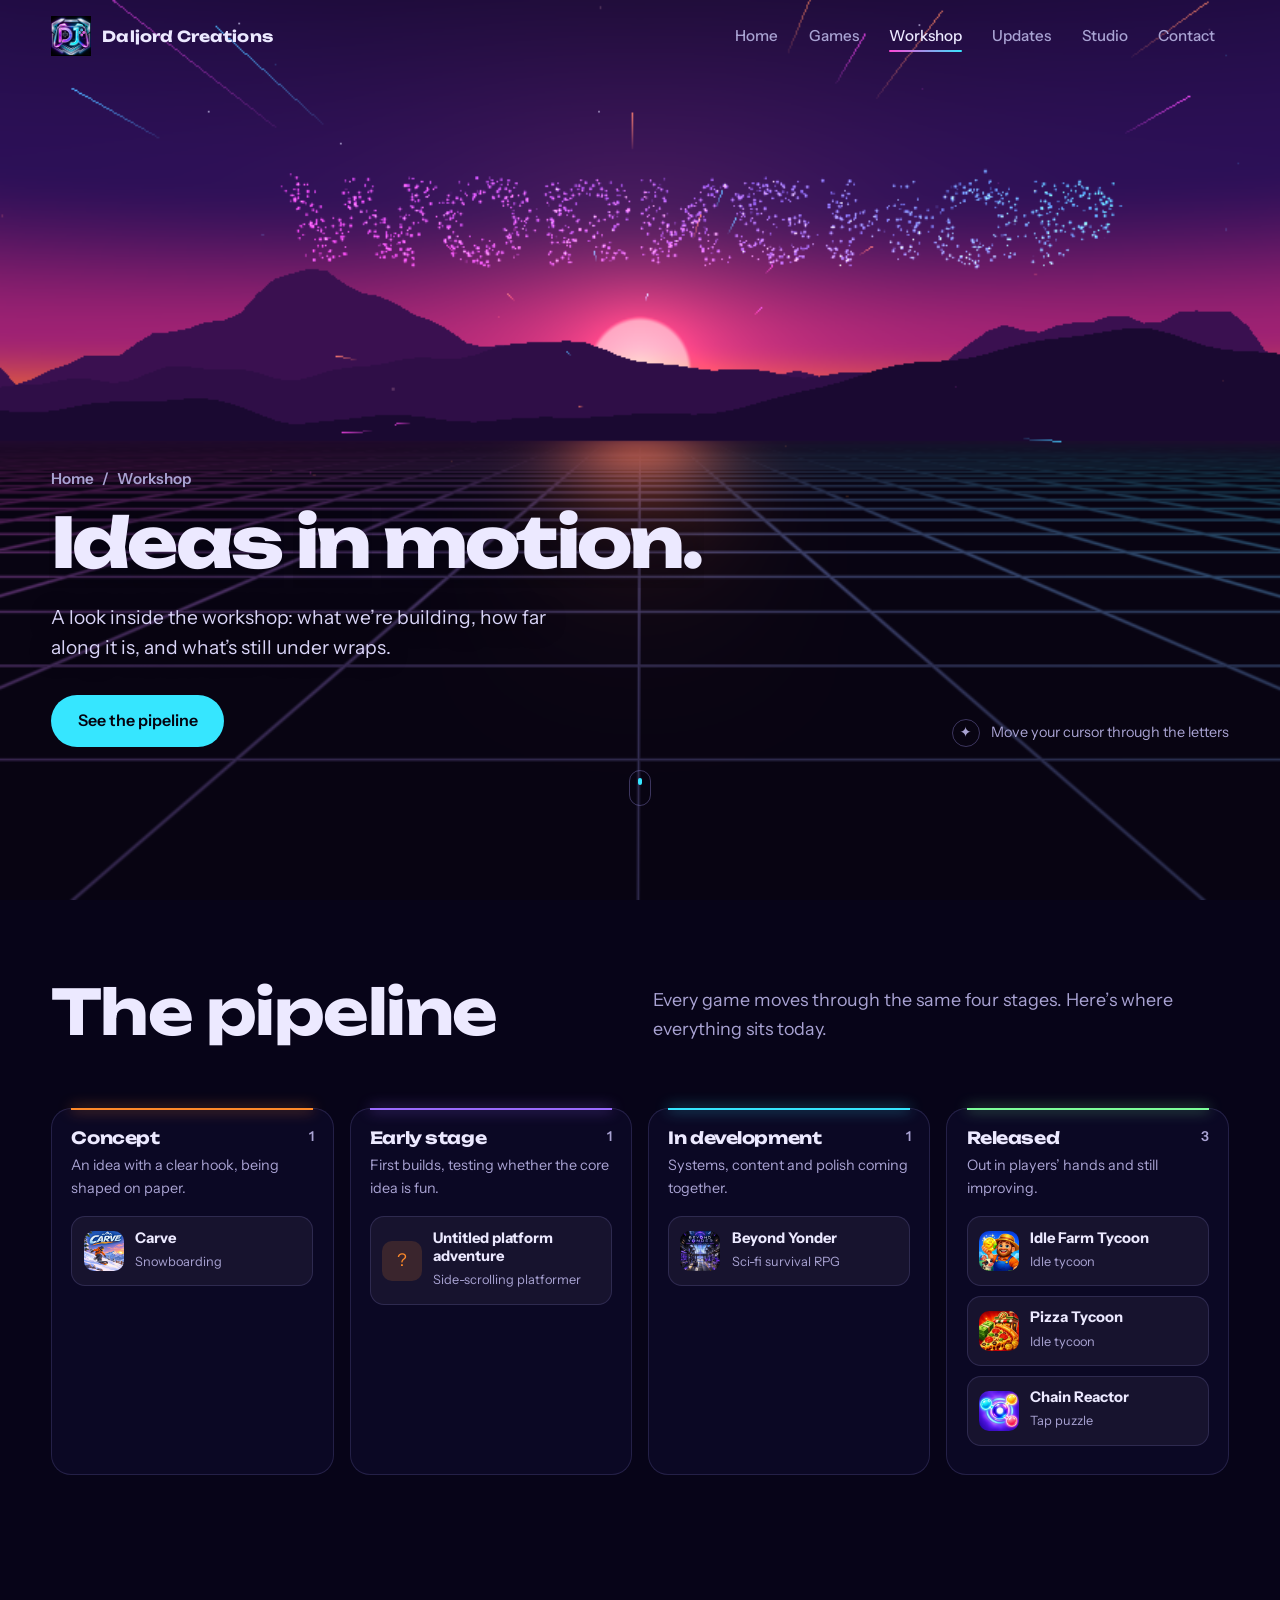
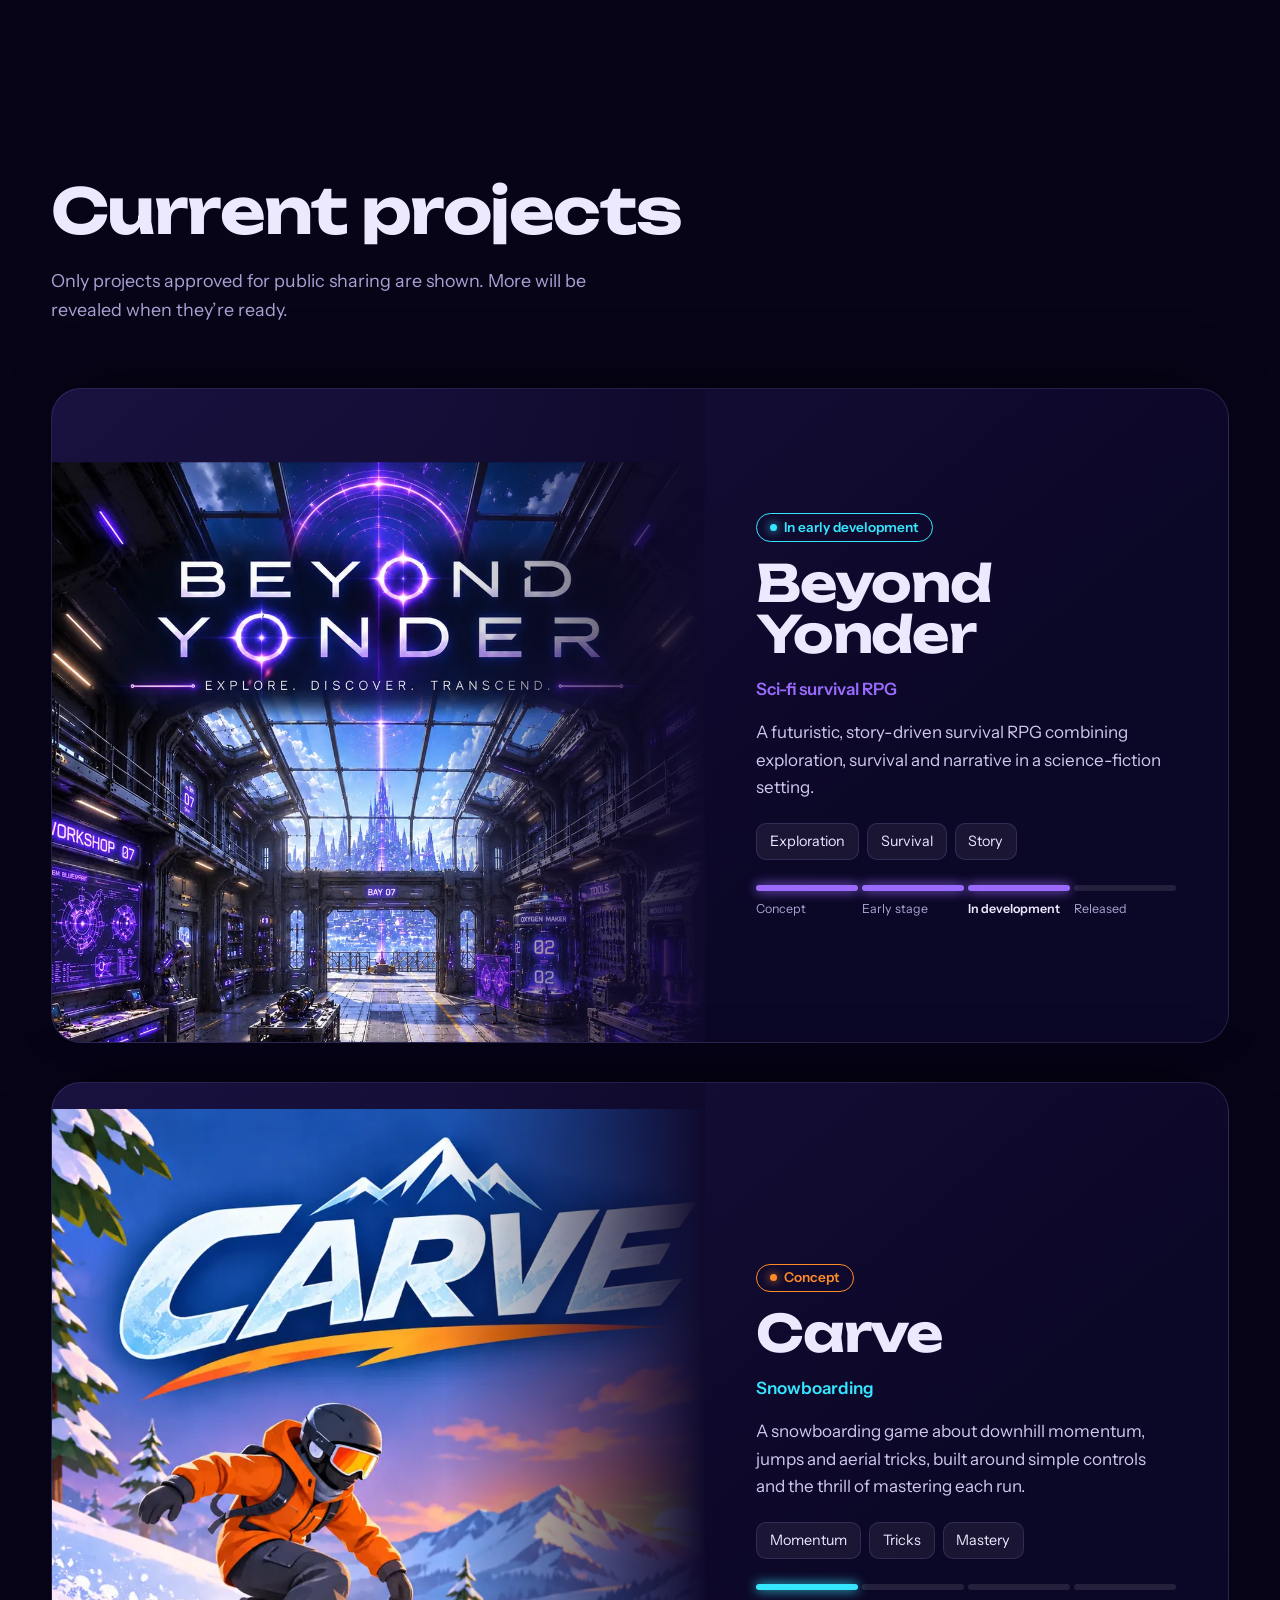
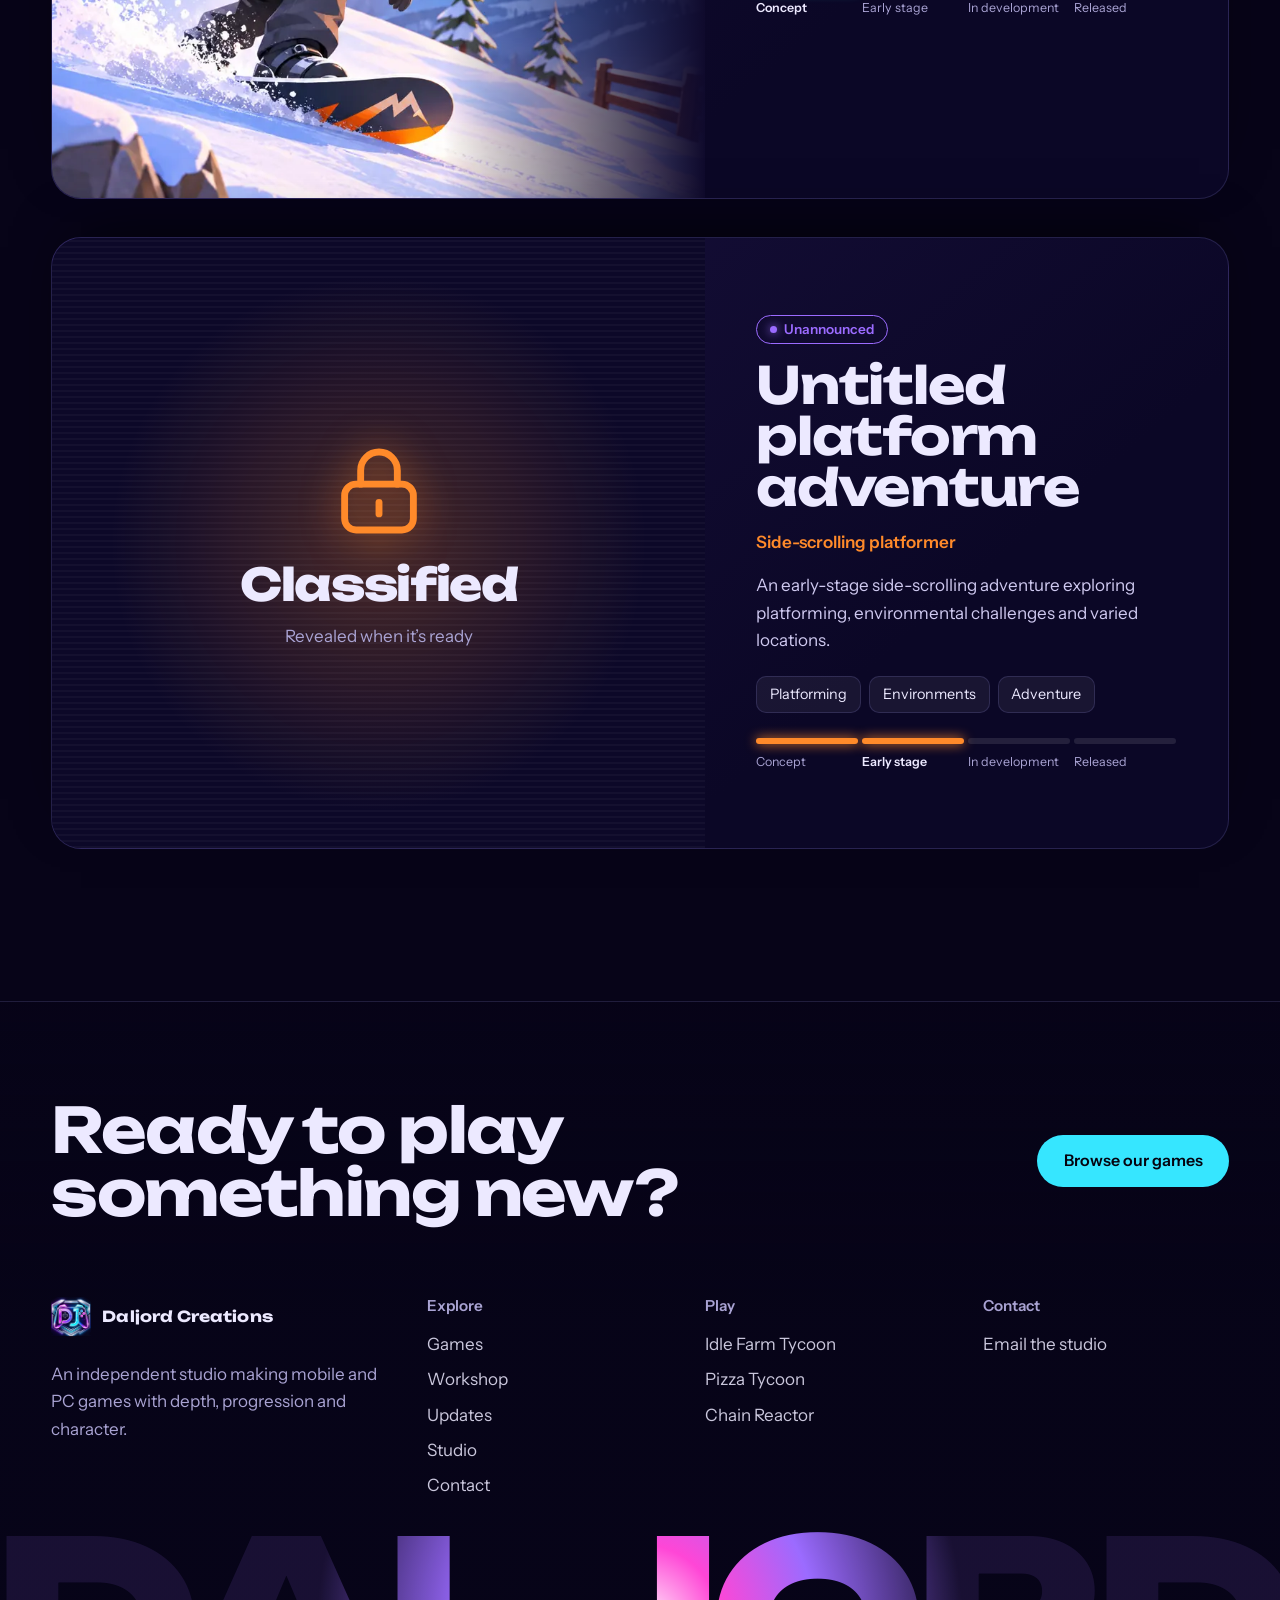
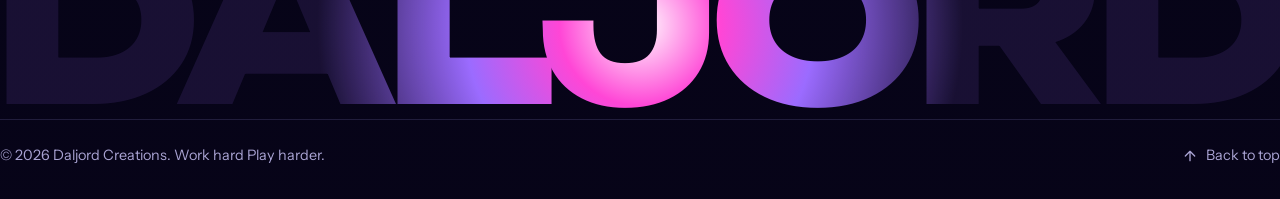
<file: projects/index.html>
<!doctype html>
<html lang="en">
<head>
  <meta charset="utf-8">
  <meta name="viewport" content="width=device-width, initial-scale=1, viewport-fit=cover">
  <meta name="theme-color" content="#070418">
  <title>Workshop | Daljord Creations</title>
  <meta name="description" content="Inside the Daljord Creations workshop: projects in development, concepts and what is still under wraps.">
  <meta property="og:type" content="website">
  <meta property="og:title" content="Workshop | Daljord Creations">
  <meta property="og:description" content="Inside the Daljord Creations workshop: projects in development, concepts and what is still under wraps.">
  <meta property="og:image" content="../assets/images/brand/og-image.jpg">
  <meta name="twitter:card" content="summary_large_image">
  <link rel="icon" type="image/png" sizes="32x32" href="../assets/images/brand/icon-32.png">
  <link rel="apple-touch-icon" href="../assets/images/brand/icon-180.png">
  <link rel="preconnect" href="https://fonts.googleapis.com">
  <link rel="preconnect" href="https://fonts.gstatic.com" crossorigin>
  <link rel="stylesheet" href="https://fonts.googleapis.com/css2?family=Unbounded:wght@500;700;800&family=Instrument+Sans:wght@400;500;600&display=swap">
  <link rel="stylesheet" href="../assets/css/base.css">
  <link rel="stylesheet" href="../assets/css/layout.css">
  <link rel="stylesheet" href="../assets/css/components.css">
  <link rel="stylesheet" href="../assets/css/pages.css">
</head>
<body data-page="projects" data-base="../" data-preset="word" data-word="WORKSHOP">
  <a class="skip" href="#main">Skip to content</a>
  <canvas class="stage" aria-hidden="true"></canvas>
  <div class="stage-fallback" aria-hidden="true"></div>
  <div class="stage-dim" aria-hidden="true"></div>
  <div class="grain" aria-hidden="true"></div>

  <main class="page" id="main">

    <section class="hero hero--inner" data-hero aria-labelledby="page-title">
      <div class="wrap">
        <div class="hero__copy">
          <p class="hero__crumb"><a href="../index.html">Home</a><span aria-hidden="true">/</span><span>Workshop</span></p>
          <h1 id="page-title" data-split>Ideas in motion.</h1>
          <p class="hero__sub" data-reveal style="--d:.5s">A look inside the workshop: what we’re building, how far along it is, and what’s still under wraps.</p>
          <div class="hero__cta" data-reveal style="--d:.65s"><a class="btn btn--main" data-magnetic href="#pipeline"><span class="btn__label">See the pipeline</span></a></div>
        </div>
      </div>
      <p class="hero__hint" aria-hidden="true"><b>✦</b>Move your cursor through the letters</p>
      <span class="scroll-cue" aria-hidden="true"></span>
    </section>

    <section class="block" id="pipeline" aria-labelledby="pipeline-title">
      <div class="wrap">
        <div class="head">
          <h2 id="pipeline-title" data-text-reveal>The pipeline</h2>
          <p class="lede" data-reveal>Every game moves through the same four stages. Here’s where everything sits today.</p>
        </div>
        <div data-render="board"></div>
      </div>
    </section>

    <section class="block" id="current" aria-labelledby="projects-title">
      <div class="wrap">
        <div class="head">
          <h2 id="projects-title" data-text-reveal>Current projects</h2>
          <p class="lede" data-reveal>Only projects approved for public sharing are shown. More will be revealed when they’re ready.</p>
        </div>
        <div data-render="project-stack"></div>
      </div>
    </section>
  </main>
  <!-- 3D engine (three.js r128, MIT licence) -->
  <script src="../assets/js/vendor/three/three.min.js"></script>
  <script src="../assets/js/vendor/three/CopyShader.js"></script>
  <script src="../assets/js/vendor/three/LuminosityHighPassShader.js"></script>
  <script src="../assets/js/vendor/three/EffectComposer.js"></script>
  <script src="../assets/js/vendor/three/RenderPass.js"></script>
  <script src="../assets/js/vendor/three/ShaderPass.js"></script>
  <script src="../assets/js/vendor/three/UnrealBloomPass.js"></script>
  <!-- Content: edit these files to update the site -->
  <script src="../assets/js/data/site.js"></script>
  <script src="../assets/js/data/games.js"></script>
  <script src="../assets/js/data/projects.js"></script>
  <script src="../assets/js/data/updates.js"></script>
  <script src="../assets/js/data/brand-texture.js"></script>
  <!-- Site code -->
  <script src="../assets/js/core/performance.js"></script>
  <script src="../assets/js/core/layout.js"></script>
  <script src="../assets/js/core/motion.js"></script>
  <script src="../assets/js/components/render.js"></script>
  <script src="../assets/js/components/chain-demo.js"></script>
  <script src="../assets/js/scene/world.js"></script>
  <script src="../assets/js/main.js"></script>
</body>
</html>
</file>
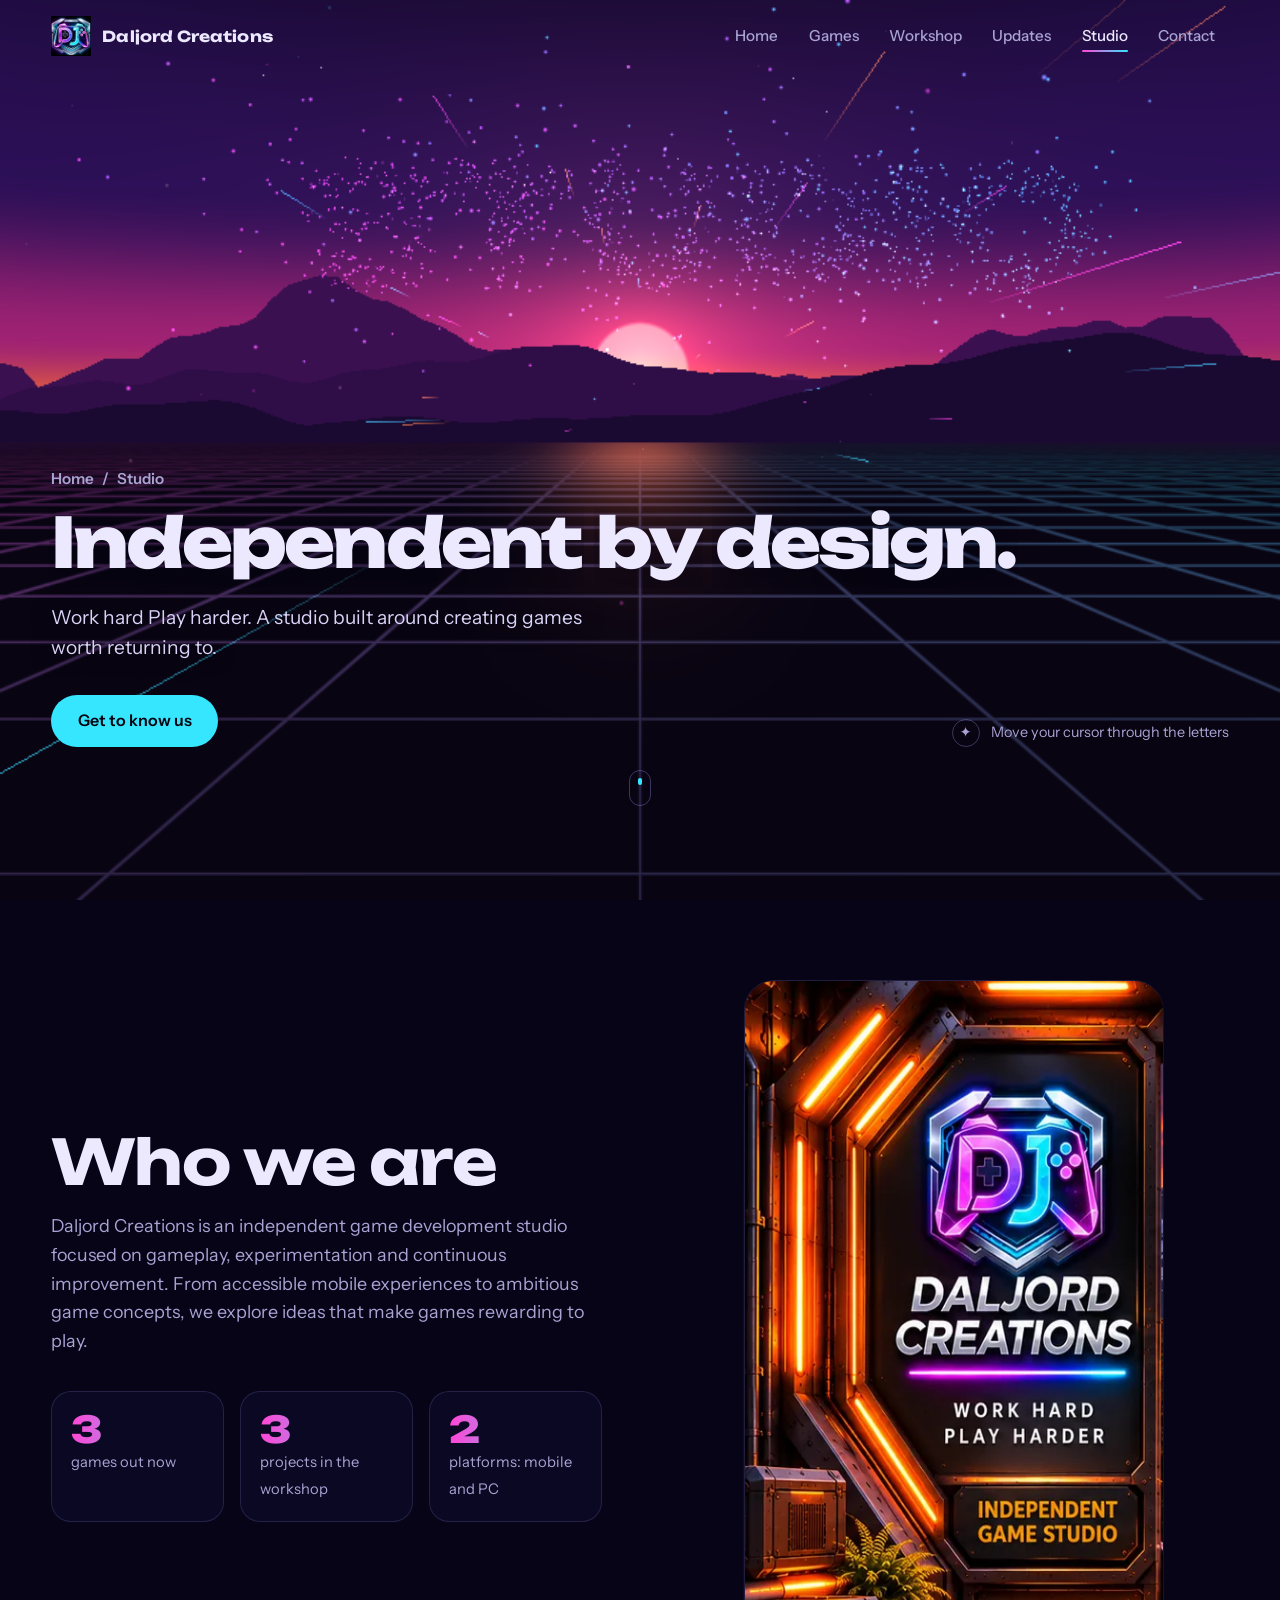
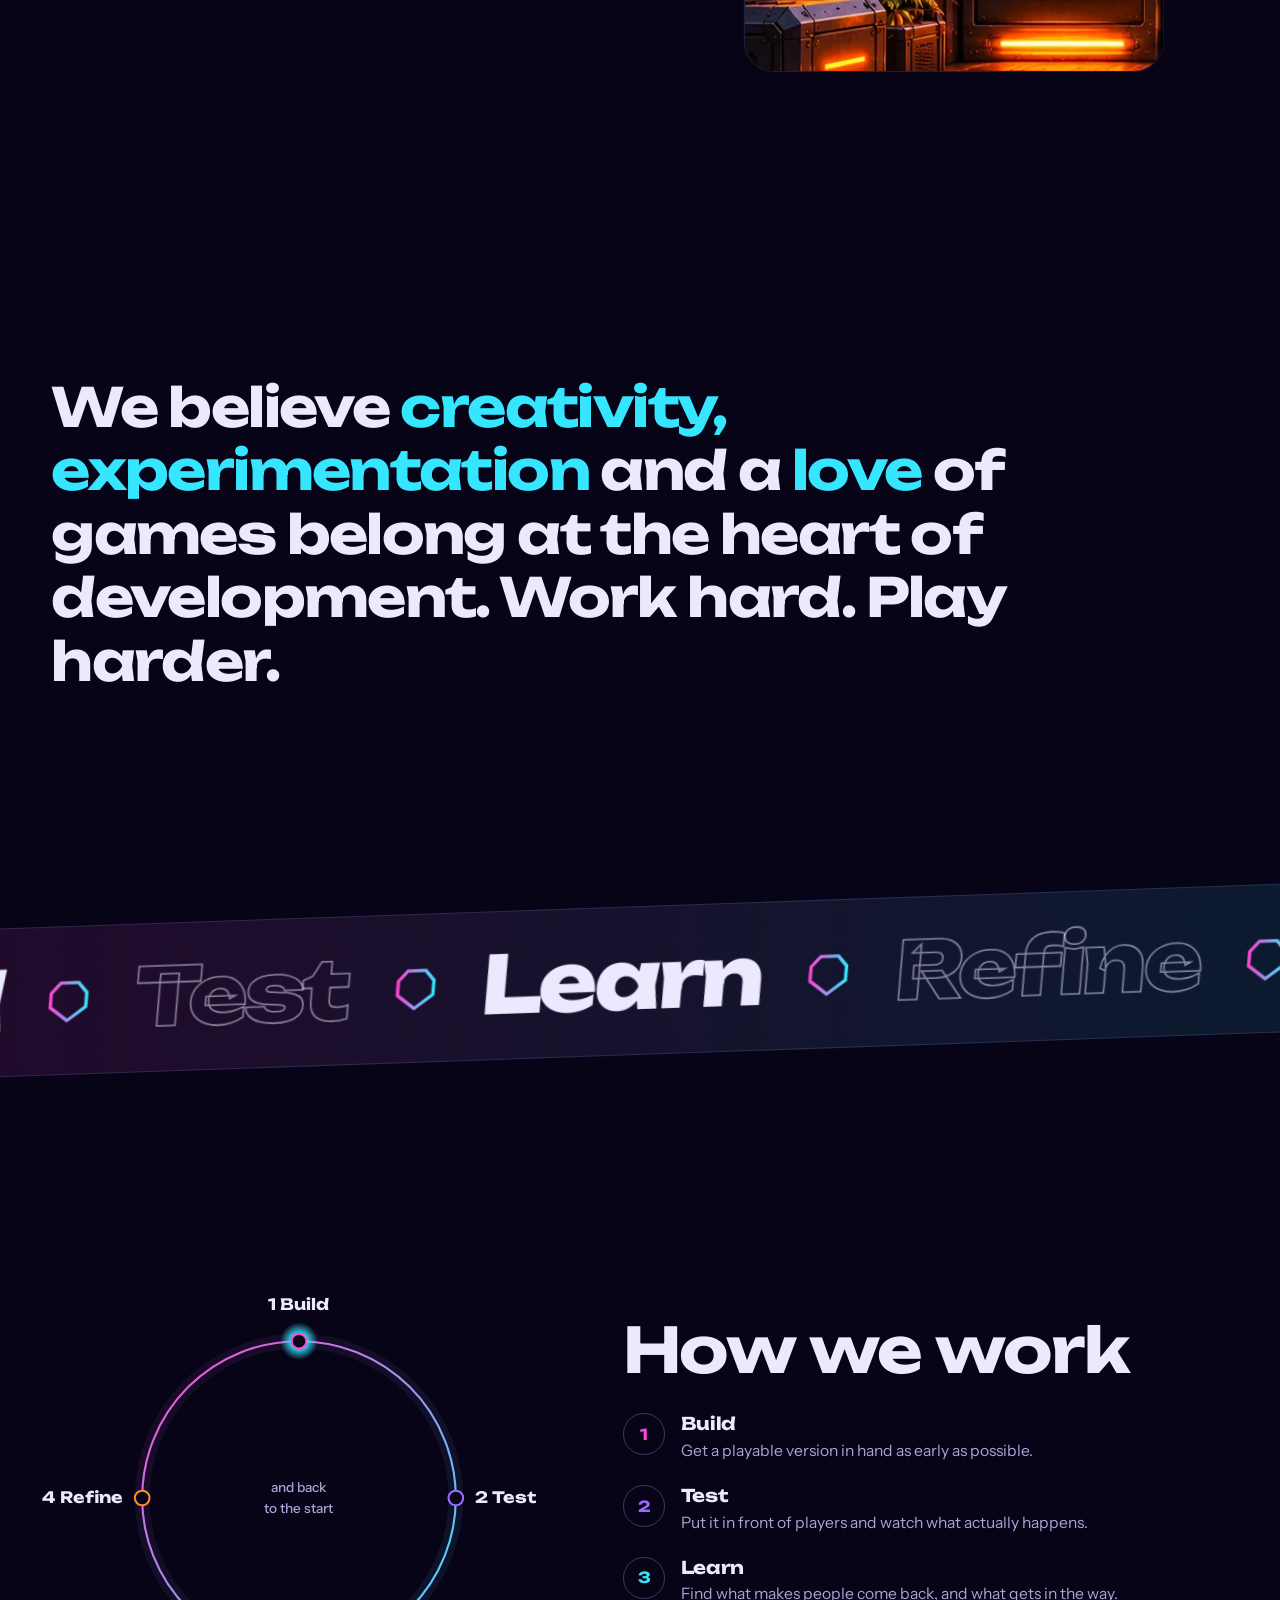
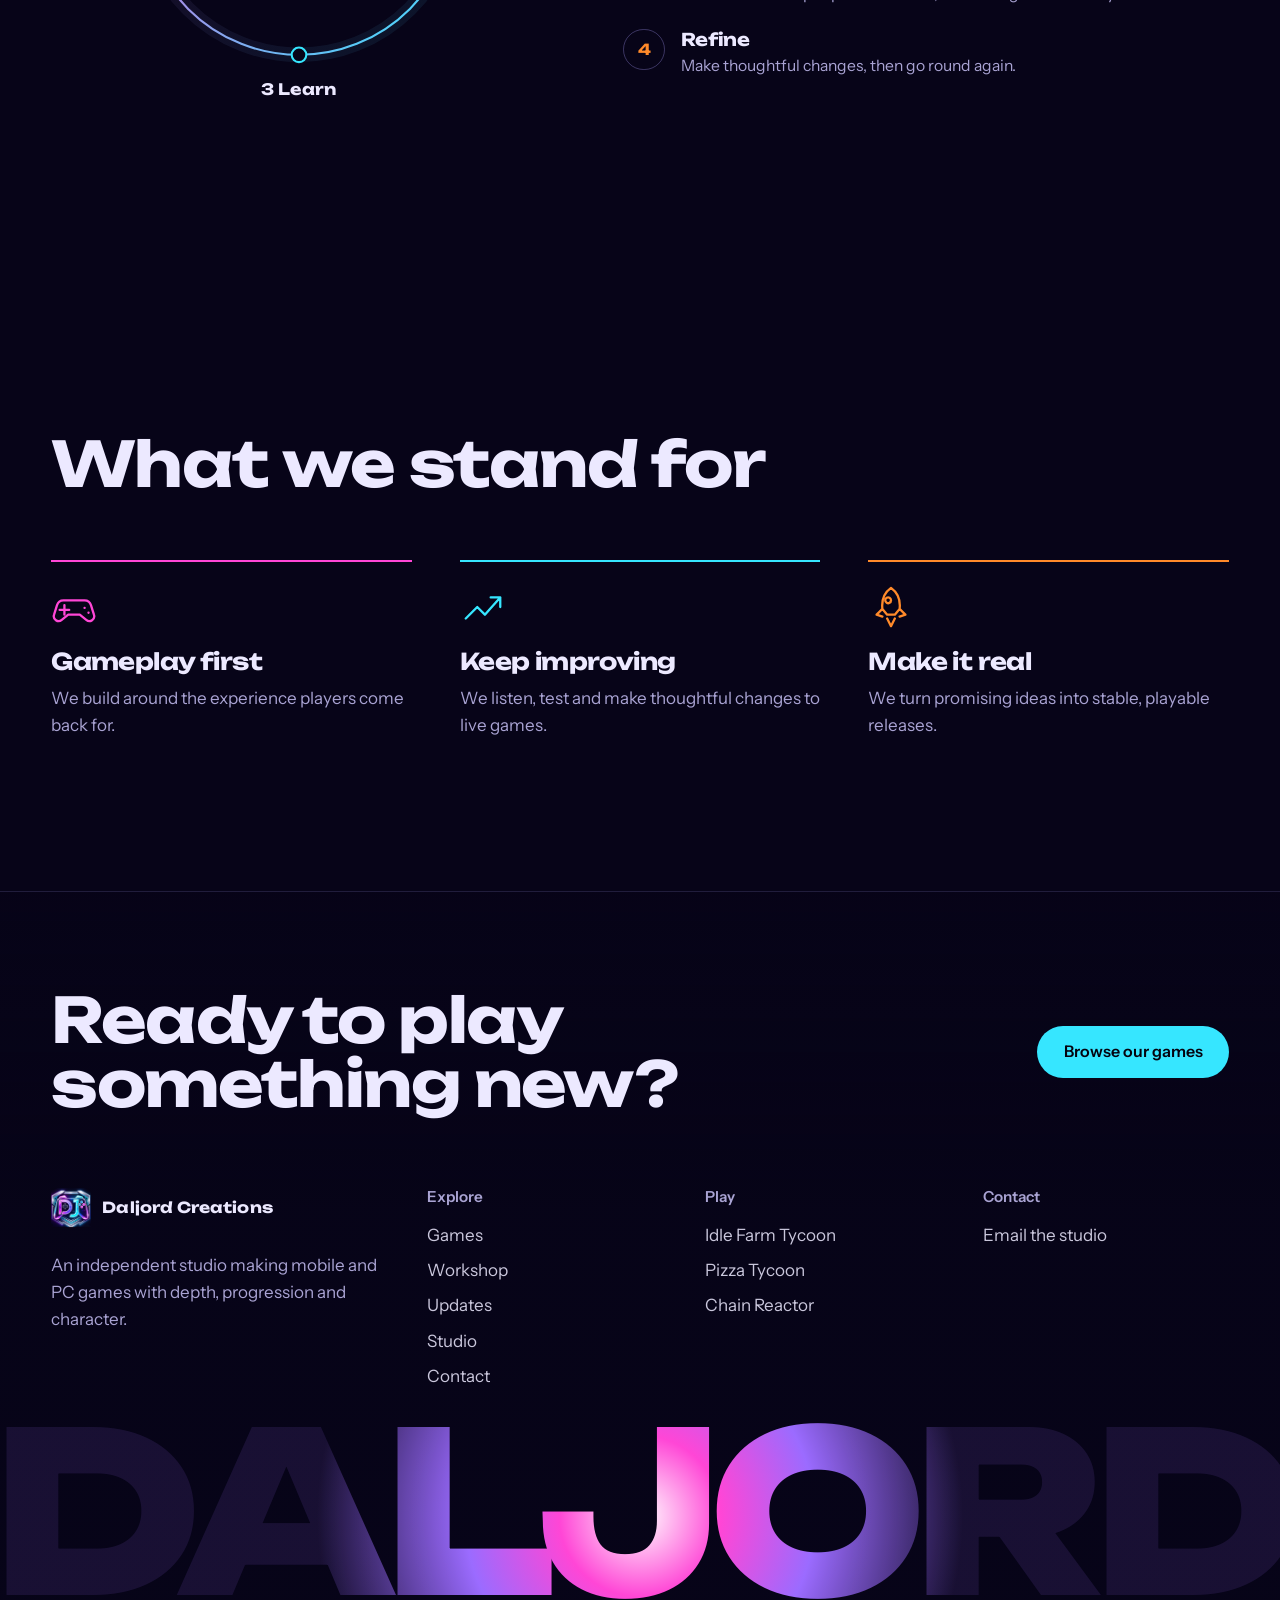
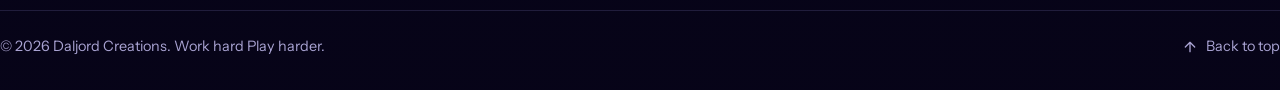
<file: studio/index.html>
<!doctype html>
<html lang="en">
<head>
  <meta charset="utf-8">
  <meta name="viewport" content="width=device-width, initial-scale=1, viewport-fit=cover">
  <meta name="theme-color" content="#070418">
  <title>Studio | Daljord Creations</title>
  <meta name="description" content="Daljord Creations is an independent game development studio focused on gameplay, experimentation and continuous improvement.">
  <meta property="og:type" content="website">
  <meta property="og:title" content="Studio | Daljord Creations">
  <meta property="og:description" content="Daljord Creations is an independent game development studio focused on gameplay, experimentation and continuous improvement.">
  <meta property="og:image" content="../assets/images/brand/og-image.jpg">
  <meta name="twitter:card" content="summary_large_image">
  <link rel="icon" type="image/png" sizes="32x32" href="../assets/images/brand/icon-32.png">
  <link rel="apple-touch-icon" href="../assets/images/brand/icon-180.png">
  <link rel="preconnect" href="https://fonts.googleapis.com">
  <link rel="preconnect" href="https://fonts.gstatic.com" crossorigin>
  <link rel="stylesheet" href="https://fonts.googleapis.com/css2?family=Unbounded:wght@500;700;800&family=Instrument+Sans:wght@400;500;600&display=swap">
  <link rel="stylesheet" href="../assets/css/base.css">
  <link rel="stylesheet" href="../assets/css/layout.css">
  <link rel="stylesheet" href="../assets/css/components.css">
  <link rel="stylesheet" href="../assets/css/pages.css">
</head>
<body data-page="studio" data-base="../" data-preset="word" data-word="STUDIO">
  <a class="skip" href="#main">Skip to content</a>
  <canvas class="stage" aria-hidden="true"></canvas>
  <div class="stage-fallback" aria-hidden="true"></div>
  <div class="stage-dim" aria-hidden="true"></div>
  <div class="grain" aria-hidden="true"></div>

  <main class="page" id="main">

    <section class="hero hero--inner" data-hero aria-labelledby="page-title">
      <div class="wrap">
        <div class="hero__copy">
          <p class="hero__crumb"><a href="../index.html">Home</a><span aria-hidden="true">/</span><span>Studio</span></p>
          <h1 id="page-title" data-split>Independent by design.</h1>
          <p class="hero__sub" data-reveal style="--d:.5s">Work hard Play harder. A studio built around creating games worth returning to.</p>
          <div class="hero__cta" data-reveal style="--d:.65s"><a class="btn btn--main" data-magnetic href="#about"><span class="btn__label">Get to know us</span></a></div>
        </div>
      </div>
      <p class="hero__hint" aria-hidden="true"><b>✦</b>Move your cursor through the letters</p>
      <span class="scroll-cue" aria-hidden="true"></span>
    </section>

    <section class="block" id="about" aria-labelledby="about-title">
      <div class="wrap studio-intro">
        <div>
          <h2 id="about-title" data-text-reveal>Who we are</h2>
          <p class="lede" style="margin-top:1.2rem" data-reveal>Daljord Creations is an independent game development studio focused on gameplay, experimentation and continuous improvement. From accessible mobile experiences to ambitious game concepts, we explore ideas that make games rewarding to play.</p>
          <div class="facts">
            <div class="fact" data-reveal><b data-stat="games">3</b><span>games out now</span></div>
            <div class="fact" data-reveal style="--d:.1s"><b data-stat="projects">3</b><span>projects in the workshop</span></div>
            <div class="fact" data-reveal style="--d:.2s"><b>2</b><span>platforms: mobile and PC</span></div>
          </div>
        </div>
        <div class="studio-sign" data-reveal="clip"><img src="../assets/images/scenes/studio-sign.webp" alt="The Daljord Creations neon sign mounted in a sci-fi station" width="465" height="690" loading="lazy"></div>
      </div>
    </section>

    <section class="block" aria-label="Our philosophy">
      <div class="wrap">
        <p class="manifesto" data-words="creativity,experimentation,love">We believe creativity, experimentation and a love of games belong at the heart of development. Work hard. Play harder.</p>
      </div>
    </section>

    <div class="marquee" data-marquee="" aria-hidden="true">
      <div class="marquee__track"><div class="marquee__item"><span class="">Build</span><svg viewBox="0 0 48 48" aria-hidden="true"><path d="M8 17 16 8h16l8 9v13l-16 12L8 30Z" fill="none" stroke="url(#mg)" stroke-width="3"/><defs><linearGradient id="mg" x1="0" x2="1"><stop offset="0" stop-color="#ff46d6"/><stop offset="1" stop-color="#36e6ff"/></linearGradient></defs></svg><span class="o">Test</span><svg viewBox="0 0 48 48" aria-hidden="true"><path d="M8 17 16 8h16l8 9v13l-16 12L8 30Z" fill="none" stroke="url(#mg)" stroke-width="3"/><defs><linearGradient id="mg" x1="0" x2="1"><stop offset="0" stop-color="#ff46d6"/><stop offset="1" stop-color="#36e6ff"/></linearGradient></defs></svg><span class="">Learn</span><svg viewBox="0 0 48 48" aria-hidden="true"><path d="M8 17 16 8h16l8 9v13l-16 12L8 30Z" fill="none" stroke="url(#mg)" stroke-width="3"/><defs><linearGradient id="mg" x1="0" x2="1"><stop offset="0" stop-color="#ff46d6"/><stop offset="1" stop-color="#36e6ff"/></linearGradient></defs></svg><span class="o">Refine</span><svg viewBox="0 0 48 48" aria-hidden="true"><path d="M8 17 16 8h16l8 9v13l-16 12L8 30Z" fill="none" stroke="url(#mg)" stroke-width="3"/><defs><linearGradient id="mg" x1="0" x2="1"><stop offset="0" stop-color="#ff46d6"/><stop offset="1" stop-color="#36e6ff"/></linearGradient></defs></svg><span class="">Repeat</span><svg viewBox="0 0 48 48" aria-hidden="true"><path d="M8 17 16 8h16l8 9v13l-16 12L8 30Z" fill="none" stroke="url(#mg)" stroke-width="3"/><defs><linearGradient id="mg" x1="0" x2="1"><stop offset="0" stop-color="#ff46d6"/><stop offset="1" stop-color="#36e6ff"/></linearGradient></defs></svg></div></div>
    </div>

    <section class="block" id="process" aria-labelledby="process-title">
      <div class="wrap loop-wrap">
        <svg class="loop" viewBox="0 0 440 440" role="img" aria-label="Our process is a loop: build, test, learn, refine, then back to build.">
          <defs>
            <linearGradient id="lg" x1="0" y1="0" x2="1" y2="1"><stop offset="0" stop-color="#ff46d6"/><stop offset="1" stop-color="#36e6ff"/></linearGradient>
            <radialGradient id="rg"><stop offset="0" stop-color="#fff"/><stop offset=".35" stop-color="#36e6ff"/><stop offset="1" stop-color="#36e6ff" stop-opacity="0"/></radialGradient>
          </defs>
          <circle cx="220" cy="220" r="150" fill="none" stroke="url(#lg)" stroke-width="14" opacity=".08"/>
          <circle class="loop__ring" cx="220" cy="220" r="150" fill="none" stroke="url(#lg)" stroke-width="2"/>
          <g class="loop__orbit"><circle cx="220" cy="70" r="18" fill="url(#rg)"/></g>
          <circle cx="220" cy="70" r="7" fill="#070418" stroke="#ff46d6" stroke-width="2"/><text x="220" y="40" text-anchor="middle">1  Build</text>
          <circle cx="370" cy="220" r="7" fill="#070418" stroke="#9b6bff" stroke-width="2"/><text x="388" y="225">2  Test</text>
          <circle cx="220" cy="370" r="7" fill="#070418" stroke="#36e6ff" stroke-width="2"/><text x="220" y="408" text-anchor="middle">3  Learn</text>
          <circle cx="70" cy="220" r="7" fill="#070418" stroke="#ff8a2a" stroke-width="2"/><text x="52" y="225" text-anchor="end">4  Refine</text>
          <text x="220" y="214" text-anchor="middle" style="font:500 13px var(--body);fill:#a9a3d3">and back</text>
          <text x="220" y="234" text-anchor="middle" style="font:500 13px var(--body);fill:#a9a3d3">to the start</text>
        </svg>
        <div>
          <h2 id="process-title" data-text-reveal>How we work</h2>
          <div class="loop-steps">
            <div style="--sc:var(--magenta)" data-reveal><b>1</b><span><h3>Build</h3><p>Get a playable version in hand as early as possible.</p></span></div>
            <div style="--sc:var(--violet);--d:.08s" data-reveal><b>2</b><span><h3>Test</h3><p>Put it in front of players and watch what actually happens.</p></span></div>
            <div style="--sc:var(--cyan)" data-reveal><b>3</b><span><h3>Learn</h3><p>Find what makes people come back, and what gets in the way.</p></span></div>
            <div style="--sc:var(--ember)" data-reveal><b>4</b><span><h3>Refine</h3><p>Make thoughtful changes, then go round again.</p></span></div>
          </div>
        </div>
      </div>
    </section>

    <section class="block" id="values" aria-labelledby="values-title">
      <div class="wrap">
        <div class="head"><h2 id="values-title" data-text-reveal>What we stand for</h2></div>
        <div class="values">
          <div class="value" style="--vc:var(--magenta)" data-reveal><svg class="value__icon" viewBox="0 0 48 48" fill="none" stroke="currentColor" stroke-width="2.4" stroke-linecap="round" stroke-linejoin="round" aria-hidden="true"><path d="M13 17h22a7 7 0 0 1 6.7 5l3.1 10a5 5 0 0 1-8 5.4L30 32H18l-6.8 5.4a5 5 0 0 1-8-5.4l3.1-10A7 7 0 0 1 13 17Z"/><path d="M14 22v10m-5-5h10m16-2h.1m4 5h.1"/></svg><h3>Gameplay first</h3><p>We build around the experience players come back for.</p></div>
          <div class="value" style="--vc:var(--cyan)" data-reveal><svg class="value__icon" viewBox="0 0 48 48" fill="none" stroke="currentColor" stroke-width="2.4" stroke-linecap="round" stroke-linejoin="round" aria-hidden="true"><path d="M6 36 18 24l8 8L42 14m0 0h-10m10 0v10"/></svg><h3>Keep improving</h3><p>We listen, test and make thoughtful changes to live games.</p></div>
          <div class="value" style="--vc:var(--ember)" data-reveal><svg class="value__icon" viewBox="0 0 48 48" fill="none" stroke="currentColor" stroke-width="2.4" stroke-linecap="round" stroke-linejoin="round" aria-hidden="true"><path d="M24 4c7 5 10 13 9 22l-5 6h-8l-5-6c-1-9 2-17 9-22Zm0 13a3 3 0 1 0 0 .1M15 26l-6 6 6 2m18-8 6 6-6 2M20 36l4 8 4-8"/></svg><h3>Make it real</h3><p>We turn promising ideas into stable, playable releases.</p></div>
        </div>
      </div>
    </section>
  </main>
  <!-- 3D engine (three.js r128, MIT licence) -->
  <script src="../assets/js/vendor/three/three.min.js"></script>
  <script src="../assets/js/vendor/three/CopyShader.js"></script>
  <script src="../assets/js/vendor/three/LuminosityHighPassShader.js"></script>
  <script src="../assets/js/vendor/three/EffectComposer.js"></script>
  <script src="../assets/js/vendor/three/RenderPass.js"></script>
  <script src="../assets/js/vendor/three/ShaderPass.js"></script>
  <script src="../assets/js/vendor/three/UnrealBloomPass.js"></script>
  <!-- Content: edit these files to update the site -->
  <script src="../assets/js/data/site.js"></script>
  <script src="../assets/js/data/games.js"></script>
  <script src="../assets/js/data/projects.js"></script>
  <script src="../assets/js/data/updates.js"></script>
  <script src="../assets/js/data/brand-texture.js"></script>
  <!-- Site code -->
  <script src="../assets/js/core/performance.js"></script>
  <script src="../assets/js/core/layout.js"></script>
  <script src="../assets/js/core/motion.js"></script>
  <script src="../assets/js/components/render.js"></script>
  <script src="../assets/js/components/chain-demo.js"></script>
  <script src="../assets/js/scene/world.js"></script>
  <script src="../assets/js/main.js"></script>
</body>
</html>
</file>
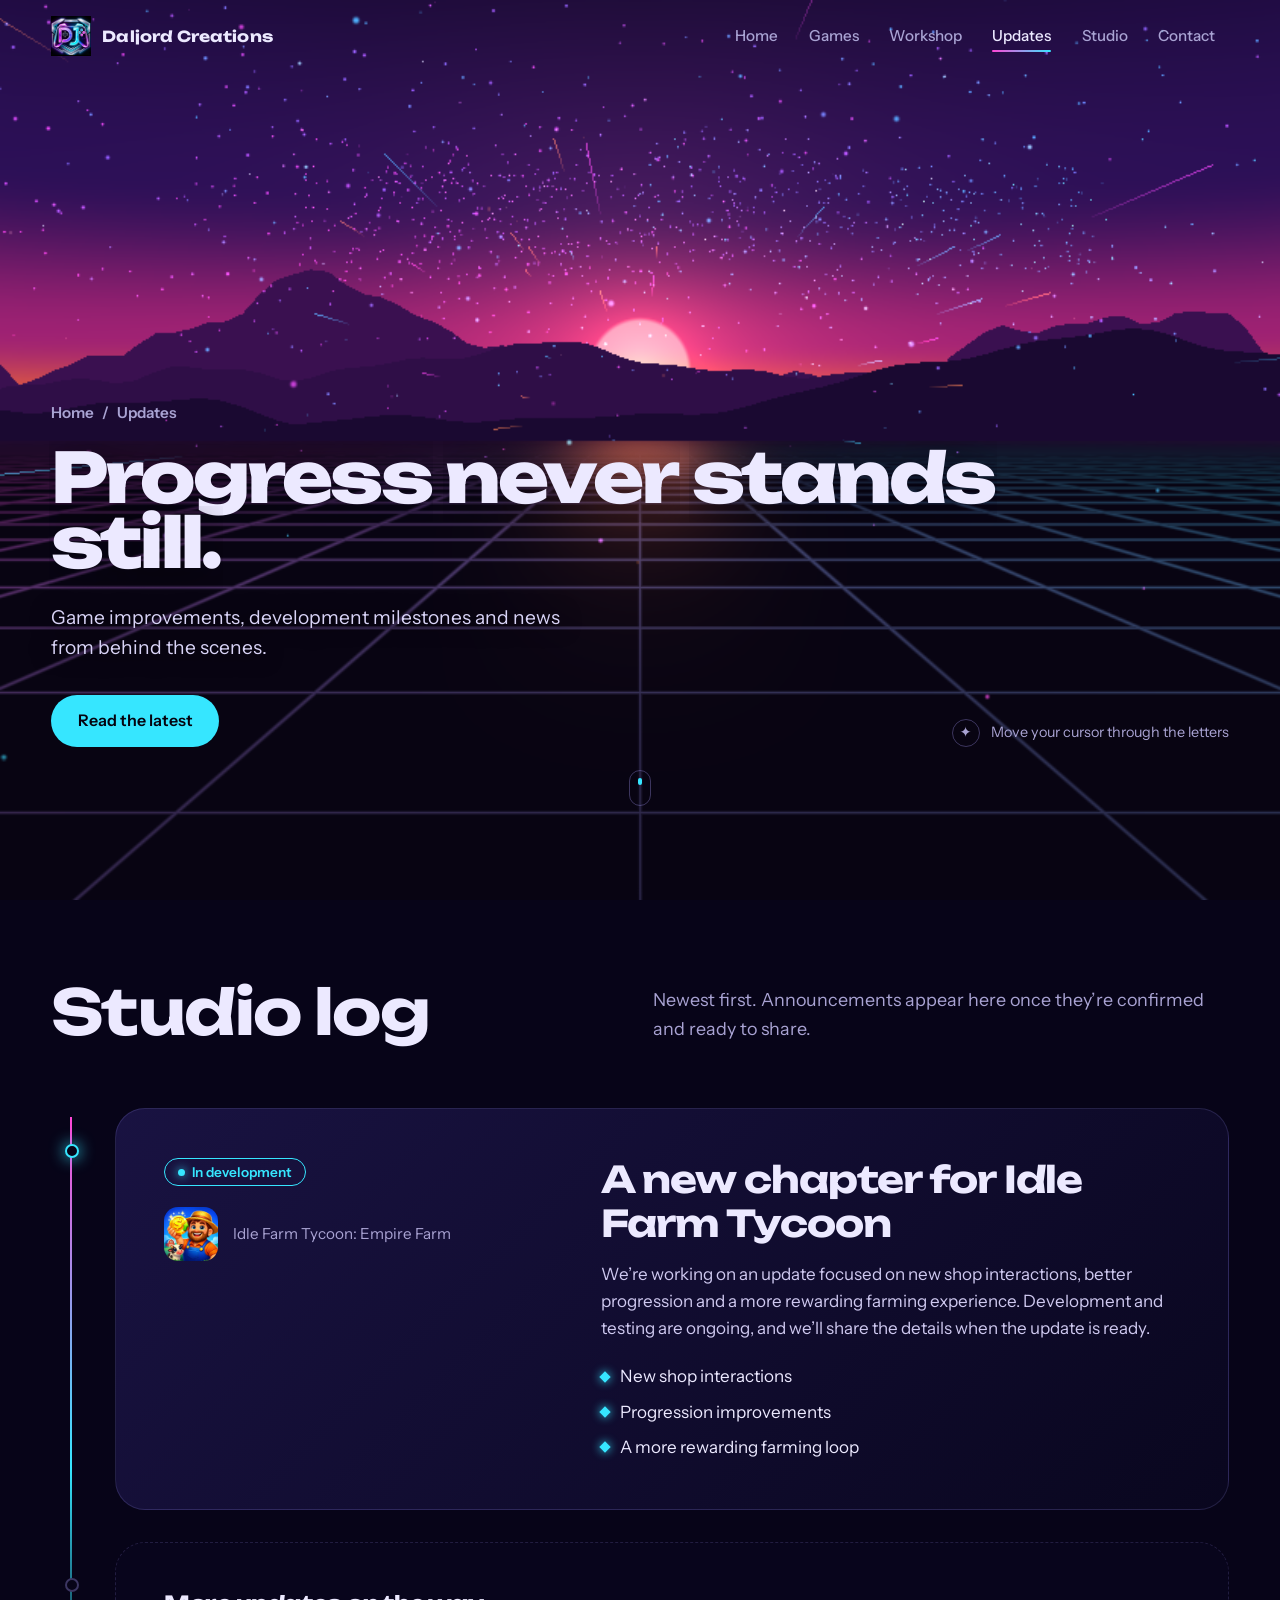
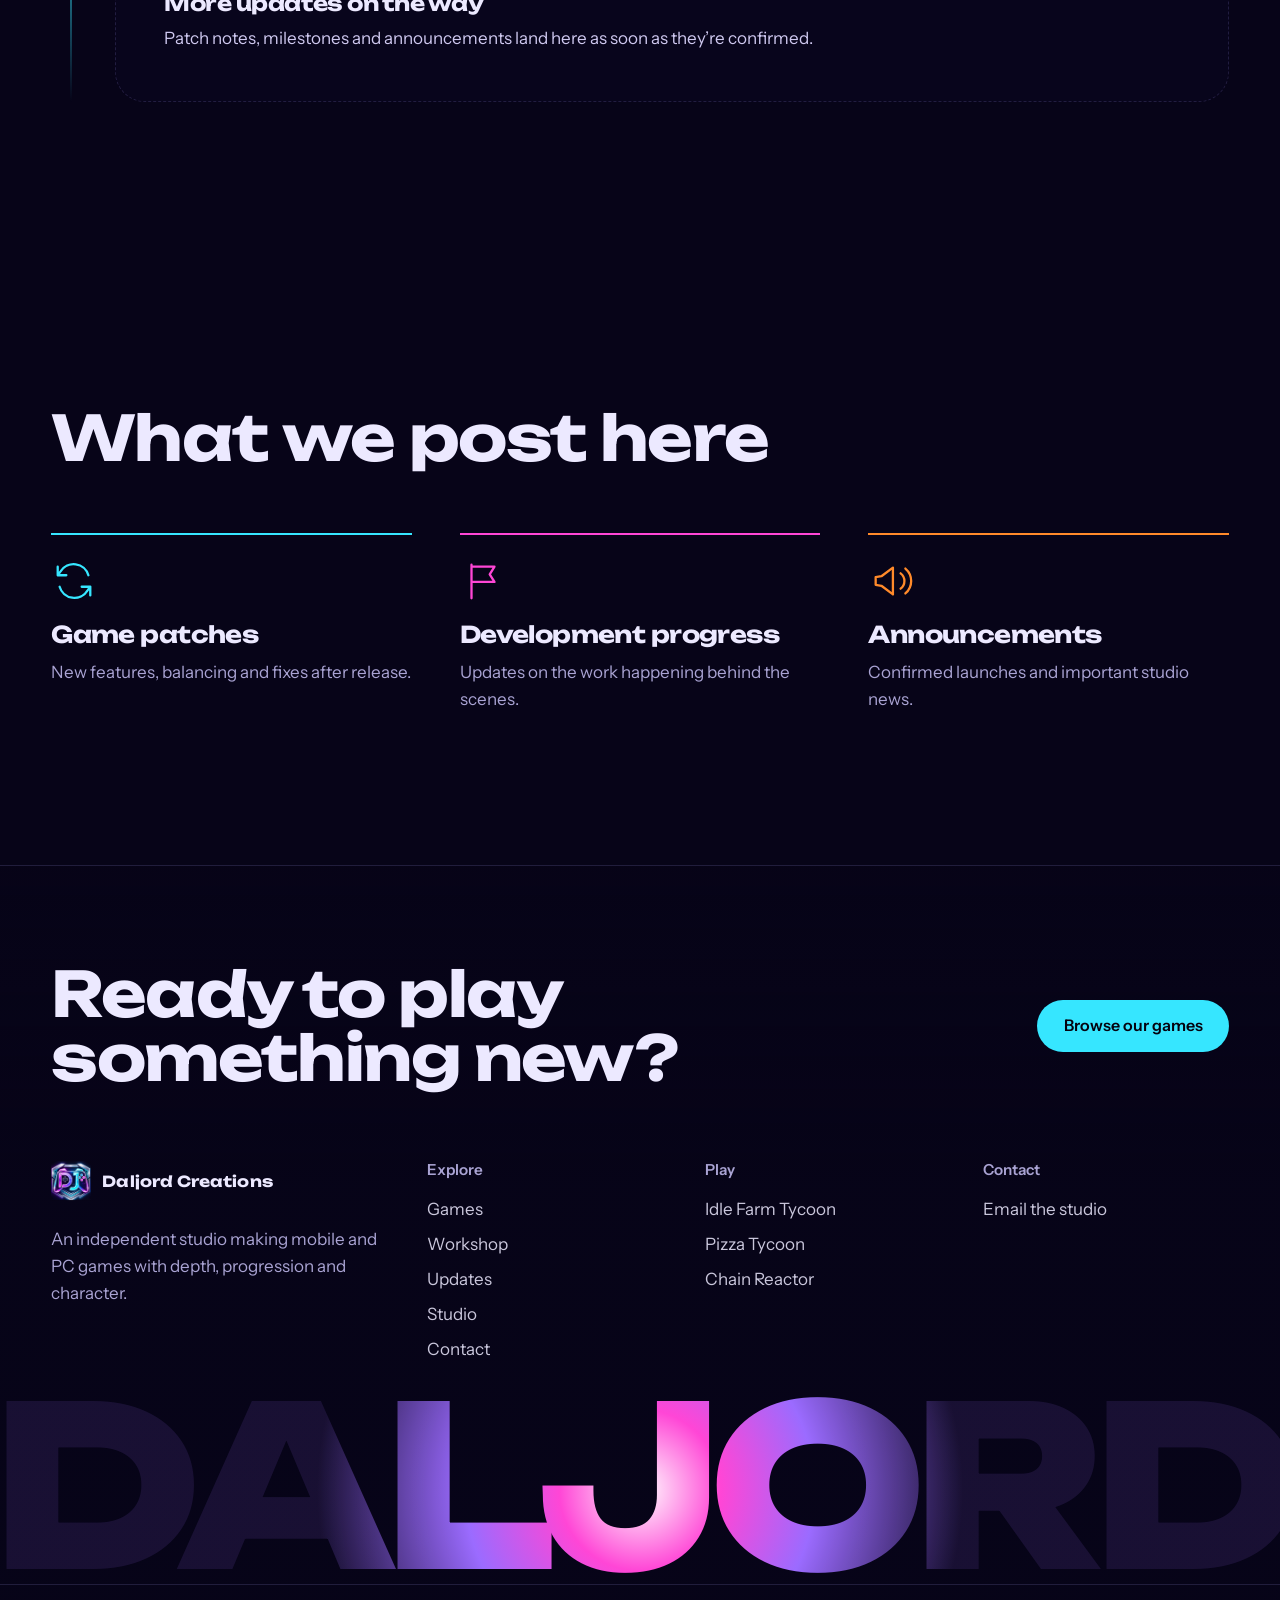
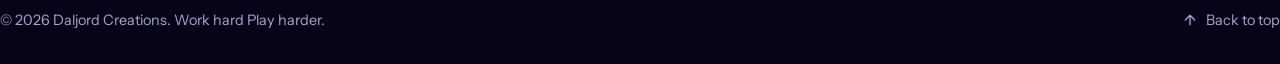
<file: updates/index.html>
<!doctype html>
<html lang="en">
<head>
  <meta charset="utf-8">
  <meta name="viewport" content="width=device-width, initial-scale=1, viewport-fit=cover">
  <meta name="theme-color" content="#070418">
  <title>Updates | Daljord Creations</title>
  <meta name="description" content="Game patches, development milestones and studio news from Daljord Creations.">
  <meta property="og:type" content="website">
  <meta property="og:title" content="Updates | Daljord Creations">
  <meta property="og:description" content="Game patches, development milestones and studio news from Daljord Creations.">
  <meta property="og:image" content="../assets/images/brand/og-image.jpg">
  <meta name="twitter:card" content="summary_large_image">
  <link rel="icon" type="image/png" sizes="32x32" href="../assets/images/brand/icon-32.png">
  <link rel="apple-touch-icon" href="../assets/images/brand/icon-180.png">
  <link rel="preconnect" href="https://fonts.googleapis.com">
  <link rel="preconnect" href="https://fonts.gstatic.com" crossorigin>
  <link rel="stylesheet" href="https://fonts.googleapis.com/css2?family=Unbounded:wght@500;700;800&family=Instrument+Sans:wght@400;500;600&display=swap">
  <link rel="stylesheet" href="../assets/css/base.css">
  <link rel="stylesheet" href="../assets/css/layout.css">
  <link rel="stylesheet" href="../assets/css/components.css">
  <link rel="stylesheet" href="../assets/css/pages.css">
</head>
<body data-page="updates" data-base="../" data-preset="word" data-word="UPDATES">
  <a class="skip" href="#main">Skip to content</a>
  <canvas class="stage" aria-hidden="true"></canvas>
  <div class="stage-fallback" aria-hidden="true"></div>
  <div class="stage-dim" aria-hidden="true"></div>
  <div class="grain" aria-hidden="true"></div>

  <main class="page" id="main">

    <section class="hero hero--inner" data-hero aria-labelledby="page-title">
      <div class="wrap">
        <div class="hero__copy">
          <p class="hero__crumb"><a href="../index.html">Home</a><span aria-hidden="true">/</span><span>Updates</span></p>
          <h1 id="page-title" data-split>Progress never stands still.</h1>
          <p class="hero__sub" data-reveal style="--d:.5s">Game improvements, development milestones and news from behind the scenes.</p>
          <div class="hero__cta" data-reveal style="--d:.65s"><a class="btn btn--main" data-magnetic href="#log"><span class="btn__label">Read the latest</span></a></div>
        </div>
      </div>
      <p class="hero__hint" aria-hidden="true"><b>✦</b>Move your cursor through the letters</p>
      <span class="scroll-cue" aria-hidden="true"></span>
    </section>

    <section class="block" id="log" aria-labelledby="log-title">
      <div class="wrap">
        <div class="head">
          <h2 id="log-title" data-text-reveal>Studio log</h2>
          <p class="lede" data-reveal>Newest first. Announcements appear here once they’re confirmed and ready to share.</p>
        </div>
        <div data-render="timeline"></div>
      </div>
    </section>

    <section class="block" id="kinds" aria-labelledby="kinds-title">
      <div class="wrap">
        <div class="head"><h2 id="kinds-title" data-text-reveal>What we post here</h2></div>
        <div class="values">
          <div class="value" style="--vc:var(--cyan)" data-reveal><svg class="value__icon" viewBox="0 0 48 48" fill="none" stroke="currentColor" stroke-width="2.4" stroke-linecap="round" stroke-linejoin="round" aria-hidden="true"><path d="M39 18A16 16 0 0 0 10 14l-3 4m0 0V9m0 9h9M9 30a16 16 0 0 0 29 4l3-4m0 0v9m0-9h-9"/></svg><h3>Game patches</h3><p>New features, balancing and fixes after release.</p></div>
          <div class="value" style="--vc:var(--magenta);--d:.1s" data-reveal><svg class="value__icon" viewBox="0 0 48 48" fill="none" stroke="currentColor" stroke-width="2.4" stroke-linecap="round" stroke-linejoin="round" aria-hidden="true"><path d="M12 42V7m0 2h24l-5 8 5 8H12"/></svg><h3>Development progress</h3><p>Updates on the work happening behind the scenes.</p></div>
          <div class="value" style="--vc:var(--ember)" data-reveal><svg class="value__icon" viewBox="0 0 48 48" fill="none" stroke="currentColor" stroke-width="2.4" stroke-linecap="round" stroke-linejoin="round" aria-hidden="true"><path d="M8 20v8l6 1 12 9V10L14 19Zm26-4a10 10 0 0 1 0 16m5-21a17 17 0 0 1 0 26"/></svg><h3>Announcements</h3><p>Confirmed launches and important studio news.</p></div>
        </div>
      </div>
    </section>
  </main>
  <!-- 3D engine (three.js r128, MIT licence) -->
  <script src="../assets/js/vendor/three/three.min.js"></script>
  <script src="../assets/js/vendor/three/CopyShader.js"></script>
  <script src="../assets/js/vendor/three/LuminosityHighPassShader.js"></script>
  <script src="../assets/js/vendor/three/EffectComposer.js"></script>
  <script src="../assets/js/vendor/three/RenderPass.js"></script>
  <script src="../assets/js/vendor/three/ShaderPass.js"></script>
  <script src="../assets/js/vendor/three/UnrealBloomPass.js"></script>
  <!-- Content: edit these files to update the site -->
  <script src="../assets/js/data/site.js"></script>
  <script src="../assets/js/data/games.js"></script>
  <script src="../assets/js/data/projects.js"></script>
  <script src="../assets/js/data/updates.js"></script>
  <script src="../assets/js/data/brand-texture.js"></script>
  <!-- Site code -->
  <script src="../assets/js/core/performance.js"></script>
  <script src="../assets/js/core/layout.js"></script>
  <script src="../assets/js/core/motion.js"></script>
  <script src="../assets/js/components/render.js"></script>
  <script src="../assets/js/components/chain-demo.js"></script>
  <script src="../assets/js/scene/world.js"></script>
  <script src="../assets/js/main.js"></script>
</body>
</html>
</file>
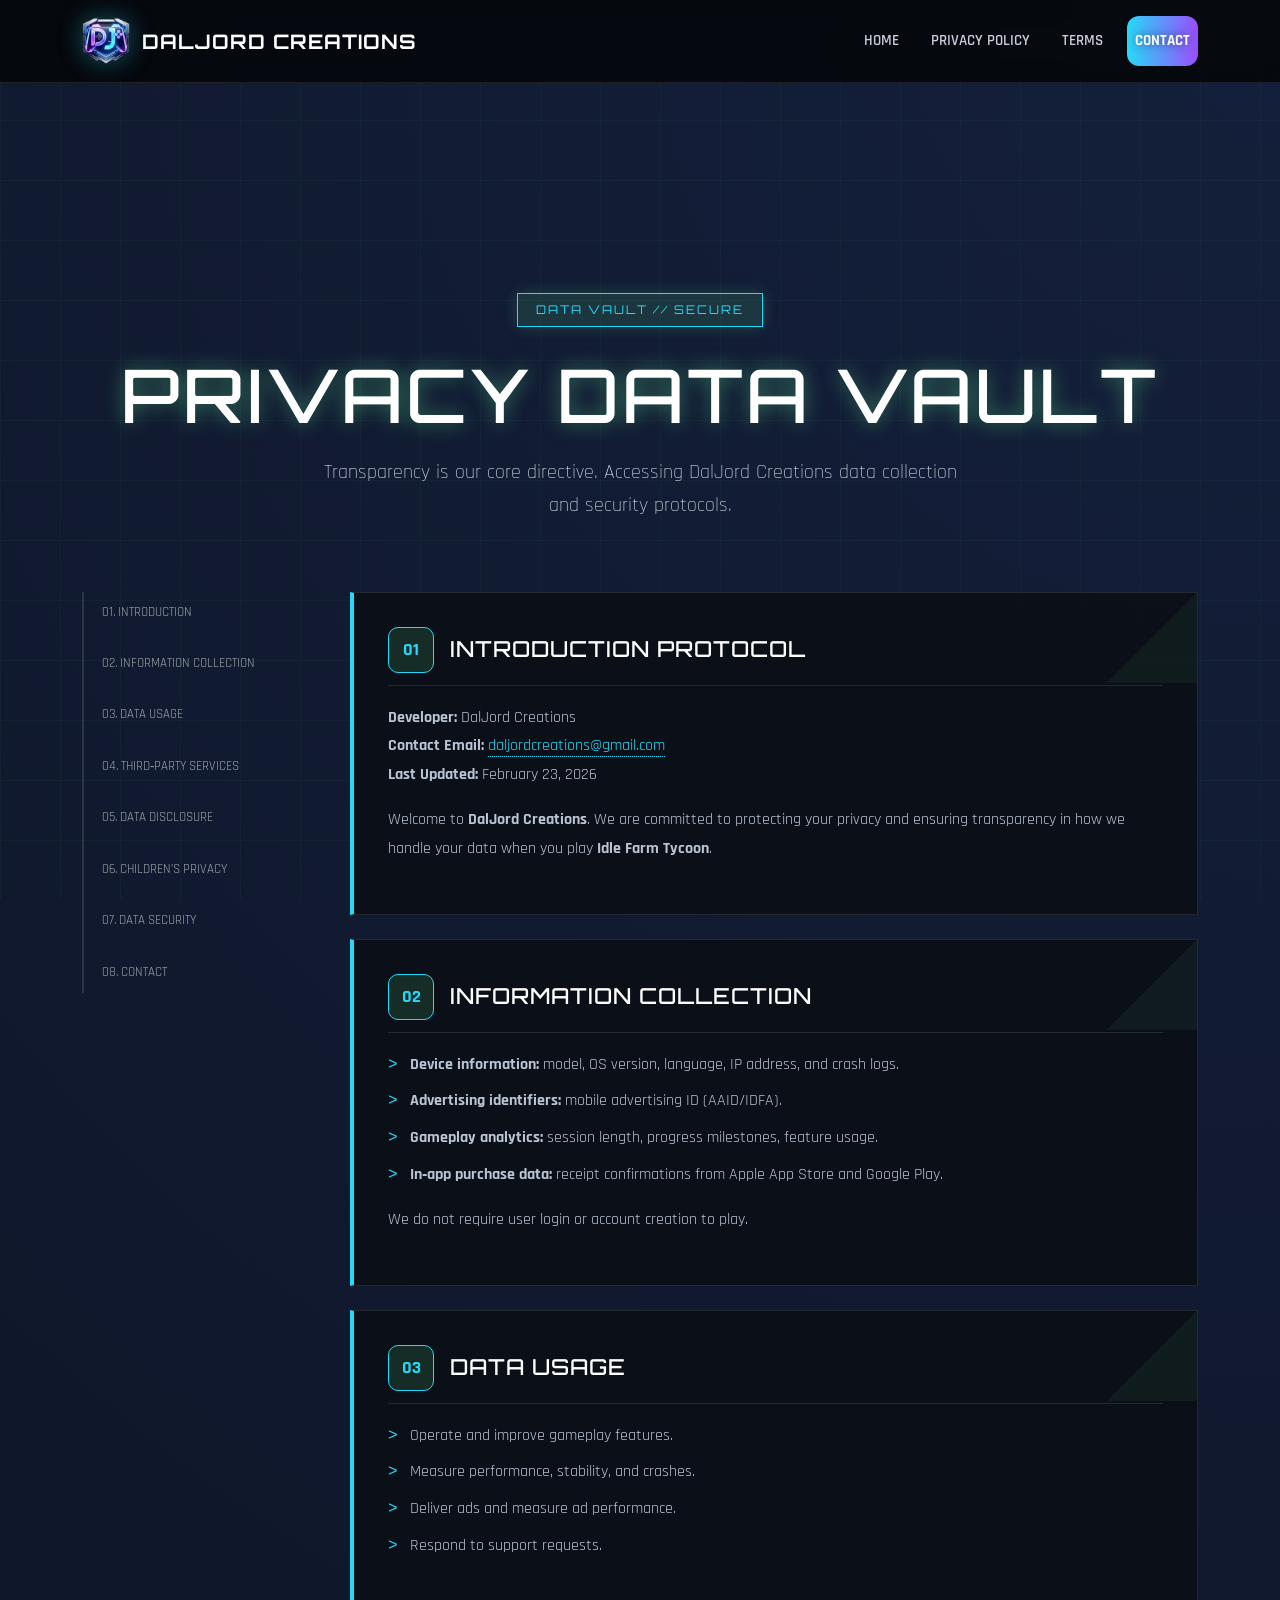
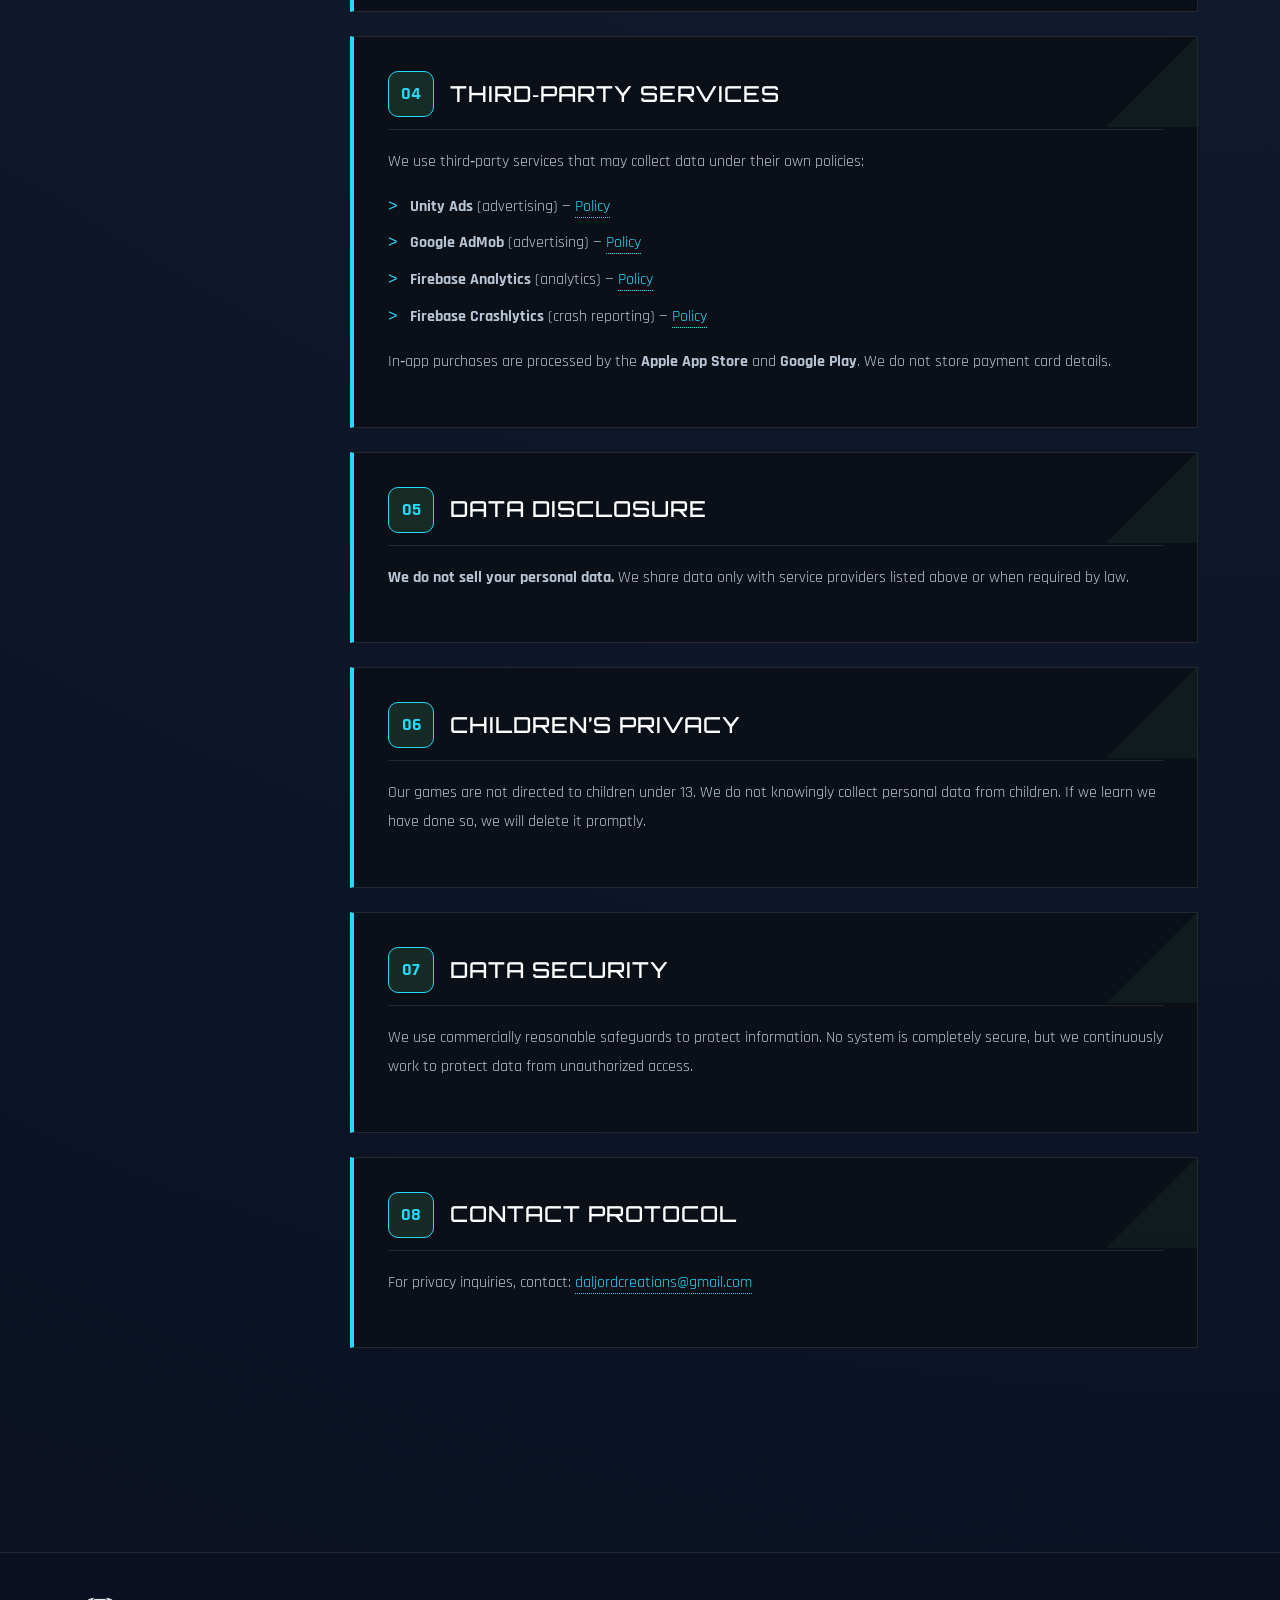
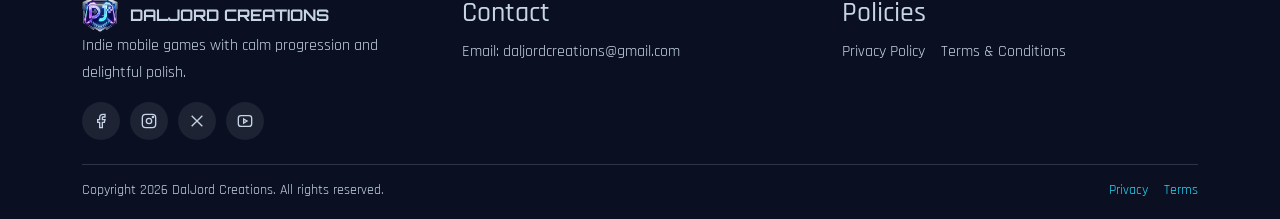
<file: privacy.html>
﻿<!DOCTYPE html>
<html lang="en">
<head>
  <meta charset="UTF-8">
  <meta name="viewport" content="width=device-width, initial-scale=1">
  <meta http-equiv="X-UA-Compatible" content="IE=edge">
  <title>Privacy Policy | DalJord Creations</title>
  <meta name="description" content="Privacy Policy for DalJord Creations and Idle Farm Tycoon. We prioritize user privacy and transparent data practices.">
  <meta name="robots" content="index, follow">
  <link rel="canonical" href="https://daljordcreations.com/privacy.html">
  <meta name="theme-color" content="#0a0f16">

  <meta property="og:title" content="Privacy Policy | DalJord Creations">
  <meta property="og:description" content="How DalJord Creations collects and protects data for Idle Farm Tycoon.">
  <meta property="og:type" content="website">
  <meta property="og:url" content="https://daljordcreations.com/privacy.html">

  <link href="https://fonts.googleapis.com/css2?family=Orbitron:wght@500;600;700&family=Rajdhani:wght@400;500;600&display=swap" rel="stylesheet">
  <link rel="icon" href="assets/img/favicon-32.png" sizes="32x32" type="image/png">
  <link rel="icon" href="assets/img/favicon-48.png" sizes="48x48" type="image/png">
  <link rel="stylesheet" href="https://cdn.jsdelivr.net/npm/bootstrap@5.3.3/dist/css/bootstrap.min.css">
  <link rel="stylesheet" href="styles.css">

  <style>
    :root {
      --security-green: #27d9f8;
      --security-bg: #0a0f16;
      --panel-bg: rgba(12, 16, 24, 0.95);
    }

    body {
      background-color: var(--security-bg);
      font-family: "Rajdhani", sans-serif;
      color: #e0e6ed;
    }

    .bg-matrix {
      position: fixed;
      top: 0;
      left: 0;
      width: 100%;
      height: 100%;
      z-index: -1;
      background-image:
        linear-gradient(rgba(99, 242, 143, 0.04) 1px, transparent 1px),
        linear-gradient(90deg, rgba(99, 242, 143, 0.04) 1px, transparent 1px);
      background-size: 60px 60px;
      pointer-events: none;
    }

    .policy-hero {
      padding: 140px 0 70px;
      position: relative;
      text-align: center;
    }

    .policy-hero h1 {
      font-family: "Orbitron", sans-serif;
      font-size: clamp(36px, 7vw, 74px);
      color: #fff;
      text-transform: uppercase;
      text-shadow: 0 0 20px rgba(99, 242, 143, 0.45);
      margin-bottom: 16px;
      letter-spacing: 3px;
    }

    .status-badge {
      display: inline-block;
      border: 1px solid var(--security-green);
      color: var(--security-green);
      padding: 6px 18px;
      font-family: "Orbitron", monospace;
      font-size: 12px;
      text-transform: uppercase;
      letter-spacing: 2px;
      background: rgba(99, 242, 143, 0.12);
      margin-bottom: 24px;
      box-shadow: 0 0 15px rgba(99, 242, 143, 0.2);
    }

    .policy-grid-layout {
      display: grid;
      grid-template-columns: minmax(0, 240px) minmax(0, 1fr);
      gap: 28px;
      align-items: start;
    }

    .policy-nav-wrap {
      position: sticky;
      top: 120px;
    }

    .policy-nav {
      list-style: none;
      padding: 0;
      border-left: 2px solid rgba(255, 255, 255, 0.12);
      margin: 0;
    }

    .policy-nav a {
      display: block;
      padding: 10px 18px;
      color: rgba(255, 255, 255, 0.6);
      text-decoration: none;
      font-size: 13px;
      text-transform: uppercase;
      transition: all 0.2s;
      position: relative;
    }

    .policy-nav a:hover {
      color: var(--security-green);
      background: linear-gradient(90deg, rgba(99, 242, 143, 0.08), transparent);
      padding-left: 24px;
    }

    .data-node {
      background: var(--panel-bg);
      border: 1px solid rgba(255, 255, 255, 0.1);
      padding: 34px;
      margin-bottom: 24px;
      position: relative;
      border-left: 4px solid var(--security-green);
      transition: all 0.2s ease;
    }

    .data-node::before {
      content: '';
      position: absolute;
      top: 0;
      right: 0;
      width: 90px;
      height: 90px;
      background: linear-gradient(135deg, transparent 50%, rgba(99, 242, 143, 0.05) 50%);
      pointer-events: none;
    }

    .node-header {
      display: flex;
      align-items: center;
      margin-bottom: 18px;
      border-bottom: 1px solid rgba(255, 255, 255, 0.1);
      padding-bottom: 12px;
      gap: 16px;
    }

    .node-icon {
      width: 46px;
      height: 46px;
      background: rgba(99, 242, 143, 0.12);
      border: 1px solid var(--security-green);
      display: flex;
      align-items: center;
      justify-content: center;
      color: var(--security-green);
      font-size: 18px;
      border-radius: 10px;
      font-weight: 700;
    }

    .node-title {
      font-family: "Orbitron", sans-serif;
      color: #fff;
      margin: 0;
      font-size: 22px;
      text-transform: uppercase;
      letter-spacing: 1px;
    }

    .node-content {
      font-size: 16px;
      line-height: 1.8;
      color: #b9c5d4;
    }

    .node-content ul {
      list-style: none;
      padding-left: 0;
      margin-top: 12px;
    }

    .node-content ul li {
      position: relative;
      padding-left: 22px;
      margin-bottom: 8px;
    }

    .node-content ul li::before {
      content: '>'; 
      position: absolute;
      left: 0;
      color: var(--security-green);
      font-family: monospace;
    }

    .node-content a {
      color: var(--security-green);
      text-decoration: none;
      border-bottom: 1px dotted var(--security-green);
    }

    @media (max-width: 980px) {
      .policy-grid-layout {
        grid-template-columns: 1fr;
      }

      .policy-nav-wrap {
        position: static;
      }

      .policy-nav {
        border-left: none;
        border-top: 1px solid rgba(255, 255, 255, 0.12);
        display: grid;
        grid-auto-flow: column;
        overflow-x: auto;
        gap: 8px;
        padding-top: 12px;
      }
    }
  </style>
</head>
<body>
  <div class="bg-matrix"></div>

  <a class="skip-link" href="#main">Skip to content</a>

  <nav class="navbar navbar-expand-lg site-header navbar-dark">
    <div class="container">
      <a class="navbar-brand brand" href="index.html" aria-label="DalJord Creations home">
        <img src="assets/img/logo.png" alt="DalJord Creations logo" width="46" height="46">
        <span>DalJord Creations</span>
      </a>
      <button class="navbar-toggler" type="button" data-bs-toggle="collapse" data-bs-target="#primary-nav" aria-controls="primary-nav" aria-expanded="false" aria-label="Toggle navigation">
        <span class="navbar-toggler-icon"></span>
      </button>
      <div class="collapse navbar-collapse nav-links" id="primary-nav">
        <ul class="navbar-nav ms-auto align-items-lg-center gap-lg-3">
          <li class="nav-item"><a class="nav-link" href="index.html">Home</a></li>
          <li class="nav-item"><a class="nav-link" href="privacy.html">Privacy Policy</a></li>
          <li class="nav-item"><a class="nav-link" href="terms.html">Terms</a></li>
          <li class="nav-item">
            <a class="nav-link store" href="index.html#contact">
              Contact
            </a>
          </li>
        </ul>
      </div>
    </div>
  </nav>

  <main id="main" class="policy-wrapper">
    <section class="policy-hero">
      <div class="container">
        <div class="status-badge">DATA VAULT // SECURE</div>
        <h1>Privacy Data Vault</h1>
        <p class="lead" style="max-width: 640px; margin: 0 auto;">Transparency is our core directive. Accessing DalJord Creations data collection and security protocols.</p>
      </div>
    </section>

    <section class="container" style="padding-bottom: 90px;">
      <div class="policy-grid-layout">
        <div class="policy-nav-wrap">
          <ul class="policy-nav">
            <li><a href="#intro">01. Introduction</a></li>
            <li><a href="#collect">02. Information Collection</a></li>
            <li><a href="#usage">03. Data Usage</a></li>
            <li><a href="#thirdparty">04. Third‑Party Services</a></li>
            <li><a href="#sharing">05. Data Disclosure</a></li>
            <li><a href="#children">06. Children’s Privacy</a></li>
            <li><a href="#security">07. Data Security</a></li>
            <li><a href="#contact">08. Contact</a></li>
          </ul>
        </div>

        <div>
          <div id="intro" class="data-node">
            <div class="node-header">
              <div class="node-icon">01</div>
              <h3 class="node-title">Introduction Protocol</h3>
            </div>
            <div class="node-content">
              <p><strong>Developer:</strong> DalJord Creations<br>
                <strong>Contact Email:</strong> <a href="mailto:daljordcreations@gmail.com">daljordcreations@gmail.com</a><br>
                <strong>Last Updated:</strong> February 23, 2026
              </p>
              <p>Welcome to <strong>DalJord Creations</strong>. We are committed to protecting your privacy and ensuring transparency in how we handle your data when you play <strong>Idle Farm Tycoon</strong>.</p>
            </div>
          </div>

          <div id="collect" class="data-node">
            <div class="node-header">
              <div class="node-icon">02</div>
              <h3 class="node-title">Information Collection</h3>
            </div>
            <div class="node-content">
              <ul>
                <li><strong>Device information:</strong> model, OS version, language, IP address, and crash logs.</li>
                <li><strong>Advertising identifiers:</strong> mobile advertising ID (AAID/IDFA).</li>
                <li><strong>Gameplay analytics:</strong> session length, progress milestones, feature usage.</li>
                <li><strong>In‑app purchase data:</strong> receipt confirmations from Apple App Store and Google Play.</li>
              </ul>
              <p>We do not require user login or account creation to play.</p>
            </div>
          </div>

          <div id="usage" class="data-node">
            <div class="node-header">
              <div class="node-icon">03</div>
              <h3 class="node-title">Data Usage</h3>
            </div>
            <div class="node-content">
              <ul>
                <li>Operate and improve gameplay features.</li>
                <li>Measure performance, stability, and crashes.</li>
                <li>Deliver ads and measure ad performance.</li>
                <li>Respond to support requests.</li>
              </ul>
            </div>
          </div>

          <div id="thirdparty" class="data-node">
            <div class="node-header">
              <div class="node-icon">04</div>
              <h3 class="node-title">Third‑Party Services</h3>
            </div>
            <div class="node-content">
              <p>We use third‑party services that may collect data under their own policies:</p>
              <ul>
                <li><strong>Unity Ads</strong> (advertising) — <a href="https://unity.com/legal/privacy-policy" target="_blank" rel="noopener">Policy</a></li>
                <li><strong>Google AdMob</strong> (advertising) — <a href="https://policies.google.com/privacy" target="_blank" rel="noopener">Policy</a></li>
                <li><strong>Firebase Analytics</strong> (analytics) — <a href="https://firebase.google.com/support/privacy" target="_blank" rel="noopener">Policy</a></li>
                <li><strong>Firebase Crashlytics</strong> (crash reporting) — <a href="https://firebase.google.com/support/privacy" target="_blank" rel="noopener">Policy</a></li>
              </ul>
              <p>In‑app purchases are processed by the <strong>Apple App Store</strong> and <strong>Google Play</strong>. We do not store payment card details.</p>
            </div>
          </div>

          <div id="sharing" class="data-node">
            <div class="node-header">
              <div class="node-icon">05</div>
              <h3 class="node-title">Data Disclosure</h3>
            </div>
            <div class="node-content">
              <p><strong>We do not sell your personal data.</strong> We share data only with service providers listed above or when required by law.</p>
            </div>
          </div>

          <div id="children" class="data-node">
            <div class="node-header">
              <div class="node-icon">06</div>
              <h3 class="node-title">Children’s Privacy</h3>
            </div>
            <div class="node-content">
              <p>Our games are not directed to children under 13. We do not knowingly collect personal data from children. If we learn we have done so, we will delete it promptly.</p>
            </div>
          </div>

          <div id="security" class="data-node">
            <div class="node-header">
              <div class="node-icon">07</div>
              <h3 class="node-title">Data Security</h3>
            </div>
            <div class="node-content">
              <p>We use commercially reasonable safeguards to protect information. No system is completely secure, but we continuously work to protect data from unauthorized access.</p>
            </div>
          </div>

          <div id="contact" class="data-node">
            <div class="node-header">
              <div class="node-icon">08</div>
              <h3 class="node-title">Contact Protocol</h3>
            </div>
            <div class="node-content">
              <p>For privacy inquiries, contact: <a href="mailto:daljordcreations@gmail.com">daljordcreations@gmail.com</a></p>
            </div>
          </div>
        </div>
      </div>
    </section>
  </main>

  <footer class="site-footer">
    <div class="container">
      <div class="footer-grid">
        <div>
          <div class="footer-brand">
            <img src="assets/img/logo.png" alt="DalJord Creations logo" width="36" height="36">
            <span>DalJord Creations</span>
          </div>
          <p>Indie mobile games with calm progression and delightful polish.</p>
          <div class="socials" aria-label="Social media links">
            <a href="#" aria-label="Facebook">
              <svg width="16" height="16" viewBox="0 0 24 24" fill="none" stroke="currentColor" stroke-width="2"><path d="M18 2h-3a5 5 0 0 0-5 5v3H7v4h3v8h4v-8h3l1-4h-4V7a1 1 0 0 1 1-1h3z"/></svg>
            </a>
            <a href="#" aria-label="Instagram">
              <svg width="16" height="16" viewBox="0 0 24 24" fill="none" stroke="currentColor" stroke-width="2"><rect x="2" y="2" width="20" height="20" rx="5"/><circle cx="12" cy="12" r="4"/><circle cx="18" cy="6" r="1"/></svg>
            </a>
            <a href="#" aria-label="X">
              <svg width="16" height="16" viewBox="0 0 24 24" fill="none" stroke="currentColor" stroke-width="2"><path d="M4 4l16 16M20 4L4 20"/></svg>
            </a>
            <a href="#" aria-label="YouTube">
              <svg width="16" height="16" viewBox="0 0 24 24" fill="none" stroke="currentColor" stroke-width="2"><path d="M22 8s0-4-4-4H6C2 4 2 8 2 8v8s0 4 4 4h12c4 0 4-4 4-4z"/><path d="M10 9l5 3-5 3z"/></svg>
            </a>
          </div>
        </div>
        <div>
          <h3>Contact</h3>
          <p>Email: <a href="mailto:daljordcreations@gmail.com">daljordcreations@gmail.com</a></p>
        </div>
        <div>
          <h3>Policies</h3>
          <div class="footer-links">
            <a href="privacy.html">Privacy Policy</a>
            <a href="terms.html">Terms & Conditions</a>
          </div>
        </div>
      </div>
      <div class="footer-bottom">
        <span>Copyright 2026 DalJord Creations. All rights reserved.</span>
        <div class="footer-links">
          <a href="privacy.html">Privacy</a>
          <a href="terms.html">Terms</a>
        </div>
      </div>
    </div>
  </footer>
  <script src="https://cdn.jsdelivr.net/npm/bootstrap@5.3.3/dist/js/bootstrap.bundle.min.js" defer></script>
</body>
</html>
</file>
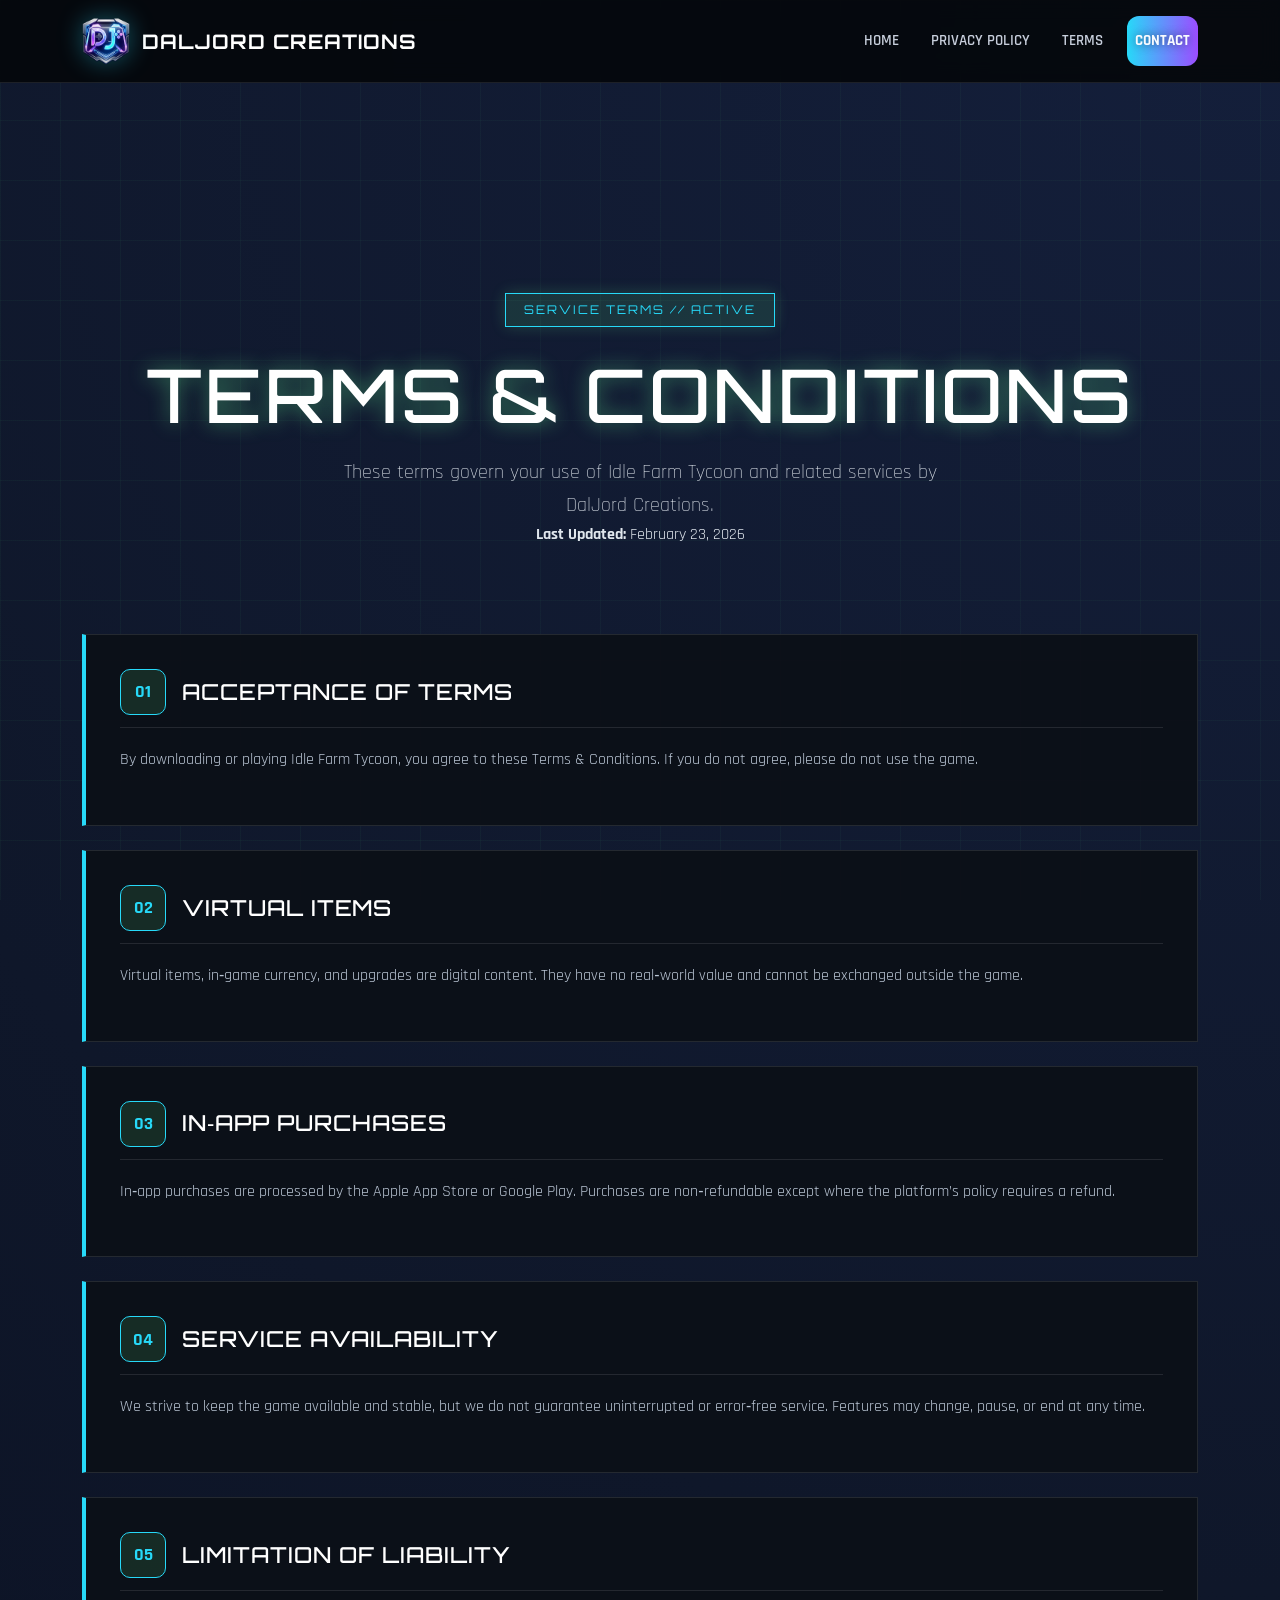
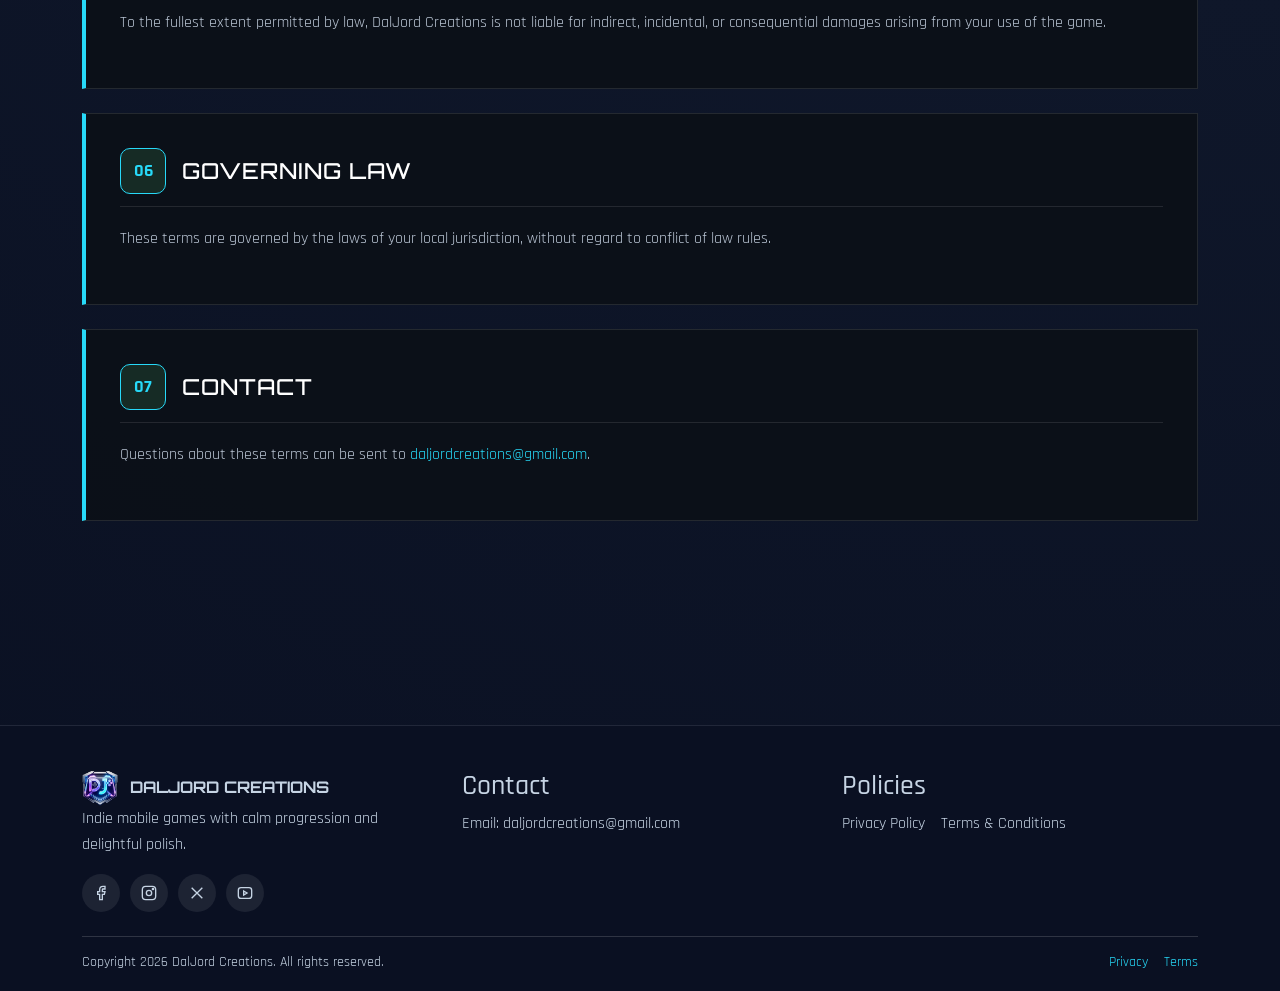
<file: terms.html>
﻿<!DOCTYPE html>
<html lang="en">
<head>
  <meta charset="UTF-8">
  <meta name="viewport" content="width=device-width, initial-scale=1">
  <meta http-equiv="X-UA-Compatible" content="IE=edge">
  <title>Terms & Conditions | DalJord Creations</title>
  <meta name="description" content="Terms & Conditions for DalJord Creations and Idle Farm Tycoon.">
  <meta name="robots" content="index, follow">
  <link rel="canonical" href="https://daljordcreations.com/terms.html">
  <meta name="theme-color" content="#0a0f16">

  <meta property="og:title" content="Terms & Conditions | DalJord Creations">
  <meta property="og:description" content="Rules and policies for playing Idle Farm Tycoon.">
  <meta property="og:type" content="website">
  <meta property="og:url" content="https://daljordcreations.com/terms.html">

  <link href="https://fonts.googleapis.com/css2?family=Orbitron:wght@500;600;700&family=Rajdhani:wght@400;500;600&display=swap" rel="stylesheet">
  <link rel="icon" href="assets/img/favicon-32.png" sizes="32x32" type="image/png">
  <link rel="icon" href="assets/img/favicon-48.png" sizes="48x48" type="image/png">
  <link rel="stylesheet" href="https://cdn.jsdelivr.net/npm/bootstrap@5.3.3/dist/css/bootstrap.min.css">
  <link rel="stylesheet" href="styles.css">

  <style>
    :root {
      --security-green: #27d9f8;
      --security-bg: #0a0f16;
      --panel-bg: rgba(12, 16, 24, 0.95);
    }

    body {
      background-color: var(--security-bg);
      font-family: "Rajdhani", sans-serif;
      color: #e0e6ed;
    }

    .bg-matrix {
      position: fixed;
      top: 0;
      left: 0;
      width: 100%;
      height: 100%;
      z-index: -1;
      background-image:
        linear-gradient(rgba(99, 242, 143, 0.04) 1px, transparent 1px),
        linear-gradient(90deg, rgba(99, 242, 143, 0.04) 1px, transparent 1px);
      background-size: 60px 60px;
      pointer-events: none;
    }

    .policy-hero {
      padding: 140px 0 70px;
      position: relative;
      text-align: center;
    }

    .policy-hero h1 {
      font-family: "Orbitron", sans-serif;
      font-size: clamp(36px, 7vw, 74px);
      color: #fff;
      text-transform: uppercase;
      text-shadow: 0 0 20px rgba(99, 242, 143, 0.45);
      margin-bottom: 16px;
      letter-spacing: 3px;
    }

    .status-badge {
      display: inline-block;
      border: 1px solid var(--security-green);
      color: var(--security-green);
      padding: 6px 18px;
      font-family: "Orbitron", monospace;
      font-size: 12px;
      text-transform: uppercase;
      letter-spacing: 2px;
      background: rgba(99, 242, 143, 0.12);
      margin-bottom: 24px;
      box-shadow: 0 0 15px rgba(99, 242, 143, 0.2);
    }

    .data-node {
      background: var(--panel-bg);
      border: 1px solid rgba(255, 255, 255, 0.1);
      padding: 34px;
      margin-bottom: 24px;
      position: relative;
      border-left: 4px solid var(--security-green);
    }

    .node-header {
      display: flex;
      align-items: center;
      margin-bottom: 18px;
      border-bottom: 1px solid rgba(255, 255, 255, 0.1);
      padding-bottom: 12px;
      gap: 16px;
    }

    .node-icon {
      width: 46px;
      height: 46px;
      background: rgba(99, 242, 143, 0.12);
      border: 1px solid var(--security-green);
      display: flex;
      align-items: center;
      justify-content: center;
      color: var(--security-green);
      font-size: 18px;
      border-radius: 10px;
      font-weight: 700;
    }

    .node-title {
      font-family: "Orbitron", sans-serif;
      color: #fff;
      margin: 0;
      font-size: 22px;
      text-transform: uppercase;
      letter-spacing: 1px;
    }

    .node-content {
      font-size: 16px;
      line-height: 1.8;
      color: #b9c5d4;
    }
  </style>
</head>
<body>
  <div class="bg-matrix"></div>

  <a class="skip-link" href="#main">Skip to content</a>

  <nav class="navbar navbar-expand-lg site-header navbar-dark">
    <div class="container">
      <a class="navbar-brand brand" href="index.html" aria-label="DalJord Creations home">
        <img src="assets/img/logo.png" alt="DalJord Creations logo" width="46" height="46">
        <span>DalJord Creations</span>
      </a>
      <button class="navbar-toggler" type="button" data-bs-toggle="collapse" data-bs-target="#primary-nav" aria-controls="primary-nav" aria-expanded="false" aria-label="Toggle navigation">
        <span class="navbar-toggler-icon"></span>
      </button>
      <div class="collapse navbar-collapse nav-links" id="primary-nav">
        <ul class="navbar-nav ms-auto align-items-lg-center gap-lg-3">
          <li class="nav-item"><a class="nav-link" href="index.html">Home</a></li>
          <li class="nav-item"><a class="nav-link" href="privacy.html">Privacy Policy</a></li>
          <li class="nav-item"><a class="nav-link" href="terms.html">Terms</a></li>
          <li class="nav-item">
            <a class="nav-link store" href="index.html#contact">
              Contact
            </a>
          </li>
        </ul>
      </div>
    </div>
  </nav>

  <main id="main" class="policy-wrapper">
    <section class="policy-hero">
      <div class="container">
        <div class="status-badge">SERVICE TERMS // ACTIVE</div>
        <h1>Terms & Conditions</h1>
        <p class="lead" style="max-width: 640px; margin: 0 auto;">These terms govern your use of Idle Farm Tycoon and related services by DalJord Creations.</p>
        <p><strong>Last Updated:</strong> February 23, 2026</p>
      </div>
    </section>

    <section class="container" style="padding-bottom: 90px;">
      <div class="data-node">
        <div class="node-header">
          <div class="node-icon">01</div>
          <h3 class="node-title">Acceptance of Terms</h3>
        </div>
        <div class="node-content">
          <p>By downloading or playing Idle Farm Tycoon, you agree to these Terms & Conditions. If you do not agree, please do not use the game.</p>
        </div>
      </div>

      <div class="data-node">
        <div class="node-header">
          <div class="node-icon">02</div>
          <h3 class="node-title">Virtual Items</h3>
        </div>
        <div class="node-content">
          <p>Virtual items, in‑game currency, and upgrades are digital content. They have no real‑world value and cannot be exchanged outside the game.</p>
        </div>
      </div>

      <div class="data-node">
        <div class="node-header">
          <div class="node-icon">03</div>
          <h3 class="node-title">In‑App Purchases</h3>
        </div>
        <div class="node-content">
          <p>In‑app purchases are processed by the Apple App Store or Google Play. Purchases are non‑refundable except where the platform’s policy requires a refund.</p>
        </div>
      </div>

      <div class="data-node">
        <div class="node-header">
          <div class="node-icon">04</div>
          <h3 class="node-title">Service Availability</h3>
        </div>
        <div class="node-content">
          <p>We strive to keep the game available and stable, but we do not guarantee uninterrupted or error‑free service. Features may change, pause, or end at any time.</p>
        </div>
      </div>

      <div class="data-node">
        <div class="node-header">
          <div class="node-icon">05</div>
          <h3 class="node-title">Limitation of Liability</h3>
        </div>
        <div class="node-content">
          <p>To the fullest extent permitted by law, DalJord Creations is not liable for indirect, incidental, or consequential damages arising from your use of the game.</p>
        </div>
      </div>

      <div class="data-node">
        <div class="node-header">
          <div class="node-icon">06</div>
          <h3 class="node-title">Governing Law</h3>
        </div>
        <div class="node-content">
          <p>These terms are governed by the laws of your local jurisdiction, without regard to conflict of law rules.</p>
        </div>
      </div>

      <div class="data-node">
        <div class="node-header">
          <div class="node-icon">07</div>
          <h3 class="node-title">Contact</h3>
        </div>
        <div class="node-content">
          <p>Questions about these terms can be sent to <a href="mailto:daljordcreations@gmail.com">daljordcreations@gmail.com</a>.</p>
        </div>
      </div>
    </section>
  </main>

  <footer class="site-footer">
    <div class="container">
      <div class="footer-grid">
        <div>
          <div class="footer-brand">
            <img src="assets/img/logo.png" alt="DalJord Creations logo" width="36" height="36">
            <span>DalJord Creations</span>
          </div>
          <p>Indie mobile games with calm progression and delightful polish.</p>
          <div class="socials" aria-label="Social media links">
            <a href="#" aria-label="Facebook">
              <svg width="16" height="16" viewBox="0 0 24 24" fill="none" stroke="currentColor" stroke-width="2"><path d="M18 2h-3a5 5 0 0 0-5 5v3H7v4h3v8h4v-8h3l1-4h-4V7a1 1 0 0 1 1-1h3z"/></svg>
            </a>
            <a href="#" aria-label="Instagram">
              <svg width="16" height="16" viewBox="0 0 24 24" fill="none" stroke="currentColor" stroke-width="2"><rect x="2" y="2" width="20" height="20" rx="5"/><circle cx="12" cy="12" r="4"/><circle cx="18" cy="6" r="1"/></svg>
            </a>
            <a href="#" aria-label="X">
              <svg width="16" height="16" viewBox="0 0 24 24" fill="none" stroke="currentColor" stroke-width="2"><path d="M4 4l16 16M20 4L4 20"/></svg>
            </a>
            <a href="#" aria-label="YouTube">
              <svg width="16" height="16" viewBox="0 0 24 24" fill="none" stroke="currentColor" stroke-width="2"><path d="M22 8s0-4-4-4H6C2 4 2 8 2 8v8s0 4 4 4h12c4 0 4-4 4-4z"/><path d="M10 9l5 3-5 3z"/></svg>
            </a>
          </div>
        </div>
        <div>
          <h3>Contact</h3>
          <p>Email: <a href="mailto:daljordcreations@gmail.com">daljordcreations@gmail.com</a></p>
        </div>
        <div>
          <h3>Policies</h3>
          <div class="footer-links">
            <a href="privacy.html">Privacy Policy</a>
            <a href="terms.html">Terms & Conditions</a>
          </div>
        </div>
      </div>
      <div class="footer-bottom">
        <span>Copyright 2026 DalJord Creations. All rights reserved.</span>
        <div class="footer-links">
          <a href="privacy.html">Privacy</a>
          <a href="terms.html">Terms</a>
        </div>
      </div>
    </div>
  </footer>
  <script src="https://cdn.jsdelivr.net/npm/bootstrap@5.3.3/dist/js/bootstrap.bundle.min.js" defer></script>
</body>
</html>
</file>
<file: assets/css/base.css>
/* ==========================================================================
   DALJORD CREATIONS · base.css
   Design tokens, reset, typography, buttons and small utilities.
   Change brand colours and fonts here and the whole site follows.
   ========================================================================== */

:root {
  color-scheme: dark;

  /* Brand palette (from the DJ shield and the industrial sunset art) */
  --void: #070418;       /* page background, deep night */
  --ink: #120c33;        /* raised surfaces */
  --ink-2: #1b1446;
  --cyan: #36e6ff;       /* the J */
  --magenta: #ff46d6;    /* the D */
  --violet: #9b6bff;
  --ember: #ff8a2a;      /* sunset */
  --lime: #7dff9a;       /* "out now" */
  --text: #ece9ff;
  --muted: #a9a3d3;
  --line: rgba(170, 160, 255, .16);
  --line-strong: rgba(170, 160, 255, .32);

  /* Type */
  --display: "Unbounded", "Arial Black", "Helvetica Neue", Arial, sans-serif;
  --body: "Instrument Sans", "Segoe UI", system-ui, -apple-system, Roboto, Arial, sans-serif;

  /* Layout */
  --pad: clamp(1.25rem, 4vw, 3.5rem);
  --max: 1280px;
  --radius-lg: 30px;
  --radius-md: 20px;
  --nav-h: 72px;

  /* Motion */
  --ease-out: cubic-bezier(.16, 1, .3, 1);
  --ease-io: cubic-bezier(.65, 0, .35, 1);

  box-sizing: border-box;
  padding-top: env(safe-area-inset-top, 0px);
  padding-bottom: env(safe-area-inset-bottom, 0px);
}

/* The brand is a night scene, so the same palette applies in every system theme. */
@media (prefers-color-scheme: dark) { :root:not([data-theme="light"]) { --void: #070418; --text: #ece9ff; } }
:root[data-theme="dark"] { --void: #070418; --text: #ece9ff; }

*, *::before, *::after { box-sizing: inherit; }
html {
  background: var(--void);
  overflow-x: hidden;
  overflow-x: clip;
  scroll-padding-top: calc(env(safe-area-inset-top, 0px) + var(--nav-h) + 12px);
  -webkit-text-size-adjust: 100%;
}
body {
  margin: 0;
  min-height: 100vh;
  background: var(--void);
  color: var(--text);
  font-family: var(--body);
  font-size: 1.0625rem;
  line-height: 1.6;
  -webkit-font-smoothing: antialiased;
  overflow-x: hidden;
}
img, svg, canvas, video { display: block; max-width: 100%; }
a { color: inherit; }
button { font: inherit; color: inherit; }
::selection { background: var(--magenta); color: #fff; }
:focus-visible { outline: 2px solid var(--cyan); outline-offset: 3px; border-radius: 6px; }

/* ---------- typography ---------- */
h1, h2, h3, h4 { font-family: var(--display); margin: 0; font-weight: 700; letter-spacing: -.025em; }
h1 { font-size: clamp(2.6rem, 7vw, 6.4rem); line-height: .95; font-weight: 800; letter-spacing: -.04em; }
h2 { font-size: clamp(2rem, 5.2vw, 3.9rem); line-height: 1.02; }
h3 { font-size: clamp(1.15rem, 2vw, 1.45rem); line-height: 1.2; }
p { margin: 0; }
.lede { color: var(--muted); max-width: 48ch; font-size: clamp(1.02rem, 1.4vw, 1.15rem); }
.muted { color: var(--muted); }

/* ---------- containers ---------- */
.wrap { max-width: var(--max); margin: 0 auto; padding: 0 var(--pad); }
.block { position: relative; padding: clamp(5rem, 12vw, 9.5rem) 0; }
.block--tight { padding: clamp(3.5rem, 8vw, 6rem) 0; }
.head { display: flex; justify-content: space-between; align-items: flex-end; gap: 1.5rem 4rem; flex-wrap: wrap; margin-bottom: clamp(2.5rem, 5vw, 4.5rem); }
.head h2 { max-width: 15ch; }

/* ---------- buttons ---------- */
.btn {
  --bc: var(--cyan);
  position: relative;
  display: inline-flex; align-items: center; justify-content: center; gap: .6rem;
  min-height: 52px; padding: .8rem 1.6rem;
  border-radius: 999px; border: 1px solid transparent;
  font: 600 1rem/1.35 var(--body); text-decoration: none; text-align: center; cursor: pointer;
  transition: box-shadow .35s, background .25s, border-color .25s, color .25s;
  will-change: transform;
}
.btn svg { width: 20px; height: 20px; flex: none; }
.btn--main { background: var(--cyan); color: #05030f; }
.btn--main:hover { box-shadow: 0 0 0 4px rgba(54, 230, 255, .18), 0 0 40px rgba(54, 230, 255, .55); }
.btn--ghost { border-color: rgba(236, 233, 255, .28); background: rgba(7, 4, 24, .38); backdrop-filter: blur(8px); -webkit-backdrop-filter: blur(8px); }
.btn--ghost:hover { border-color: var(--magenta); box-shadow: 0 0 30px rgba(255, 70, 214, .38); }
.btn--store { width: 100%; background: rgba(255, 255, 255, .06); border-color: var(--line); }
.btn--store:hover { background: var(--bc); border-color: var(--bc); color: #05030f; box-shadow: 0 0 34px color-mix(in srgb, var(--bc) 60%, transparent); }
.btn .btn__label { position: relative; z-index: 1; min-width: 0; overflow-wrap: anywhere; }

/* ---------- chips ---------- */
.chip { display: inline-flex; align-items: center; gap: .45rem; font-size: .85rem; font-weight: 600; padding: .3rem .8rem; border-radius: 999px; border: 1px solid currentColor; line-height: 1.25; white-space: nowrap; }
.chip::before { content: ""; width: 7px; height: 7px; border-radius: 50%; background: currentColor; box-shadow: 0 0 10px currentColor; }
.chip--live { color: var(--lime); }
.chip--development { color: var(--cyan); }
.chip--concept { color: var(--ember); }
.chip--early { color: var(--violet); }
.chip--quiet { color: var(--muted); }
.chip--live::before, .chip--development::before { animation: blink 2.4s ease-in-out infinite; }
@keyframes blink { 50% { opacity: .35; } }

/* ---------- utilities ---------- */
.sr-only { position: absolute !important; width: 1px; height: 1px; padding: 0; margin: -1px; overflow: hidden; clip: rect(0 0 0 0); white-space: nowrap; border: 0; }
.skip { position: absolute; left: -999px; top: 0; z-index: 200; background: var(--cyan); color: #05030f; padding: .6rem 1rem; border-radius: 8px; font-weight: 600; }
.skip:focus { left: 1rem; top: calc(env(safe-area-inset-top, 0px) + 1rem); }

@media (prefers-reduced-motion: reduce) {
  *, *::before, *::after { animation-duration: .01ms !important; animation-iteration-count: 1 !important; transition-duration: .01ms !important; transition-delay: 0s !important; scroll-behavior: auto !important; }
}
</file>
<file: assets/css/layout.css>
/* ==========================================================================
   DALJORD CREATIONS · layout.css
   Site chrome shared by every page: 3D stage, boot loader, page transitions,
   navigation, custom cursor, scroll progress, page heroes and footer.
   ========================================================================== */

/* ---------- 3D stage ---------- */
.stage { position: fixed; inset: 0; width: 100%; height: 100%; z-index: 0; display: block; }
.stage, .stage-fallback { pointer-events: none; }
.stage-fallback { position: fixed; inset: 0; z-index: 0; display: none; background: var(--void) center / cover no-repeat; }
.no-webgl .stage-fallback { display: block; }
.no-webgl .stage { display: none; }
.stage-dim { position: fixed; inset: 0; z-index: 1; background: var(--void); opacity: 0; pointer-events: none; }
.page { position: relative; z-index: 2; }
.grain { position: fixed; inset: -50%; z-index: 3; pointer-events: none; opacity: .06; background-image: url("data:image/svg+xml,%3Csvg xmlns='http://www.w3.org/2000/svg' width='160' height='160'%3E%3Cfilter id='n'%3E%3CfeTurbulence type='fractalNoise' baseFrequency='.9' numOctaves='2' stitchTiles='stitch'/%3E%3C/filter%3E%3Crect width='100%25' height='100%25' filter='url(%23n)'/%3E%3C/svg%3E"); animation: grain 1s steps(6) infinite; }
@keyframes grain { 0% { transform: translate(0, 0); } 20% { transform: translate(-3%, 2%); } 40% { transform: translate(2%, -3%); } 60% { transform: translate(-2%, -1%); } 80% { transform: translate(3%, 3%); } 100% { transform: translate(0, 0); } }

/* ---------- boot loader (first visit only) ---------- */
.boot { position: fixed; inset: 0; z-index: 120; display: grid; place-items: center; background: var(--void); overflow: hidden; }
.boot__inner { display: grid; justify-items: center; gap: 1.4rem; text-align: center; }
.boot__icon { width: 92px; height: 92px; mix-blend-mode: screen; animation: bootPulse 1.4s ease-in-out infinite; }
.boot__count { font: 800 clamp(3.5rem, 14vw, 9rem)/.9 var(--display); letter-spacing: -.05em; font-variant-numeric: tabular-nums; background: linear-gradient(90deg, var(--magenta), var(--violet), var(--cyan)); -webkit-background-clip: text; background-clip: text; color: transparent; }
.boot__bar { width: min(280px, 60vw); height: 2px; background: var(--line); border-radius: 2px; overflow: hidden; }
.boot__bar i { display: block; height: 100%; width: 0; background: linear-gradient(90deg, var(--magenta), var(--cyan)); box-shadow: 0 0 12px var(--cyan); }
.boot__msg { color: var(--muted); font-size: .95rem; min-height: 1.6em; }
.boot.is-done { animation: bootOut .9s var(--ease-io) forwards; }
.boot.is-done .boot__inner { animation: bootInner .5s var(--ease-io) forwards; }
@keyframes bootPulse { 50% { transform: scale(.94); opacity: .7; } }
@keyframes bootOut { to { clip-path: inset(0 0 100% 0); } }
@keyframes bootInner { to { opacity: 0; transform: translateY(-30px) scale(.96); } }
.boot { clip-path: inset(0 0 0 0); }

/* ---------- page transition curtain ---------- */
.curtain { position: fixed; inset: 0; z-index: 110; display: flex; pointer-events: none; }
.curtain span { flex: 1; height: 100%; transform: scaleY(0); transform-origin: bottom; }
.curtain span:nth-child(1) { background: #ff46d6; }
.curtain span:nth-child(2) { background: #c25cf0; }
.curtain span:nth-child(3) { background: #9b6bff; }
.curtain span:nth-child(4) { background: #6a9cff; }
.curtain span:nth-child(5) { background: #36e6ff; }
.curtain.is-cover { pointer-events: all; }
.curtain.is-cover span { animation: curtainIn .55s var(--ease-io) forwards; }
.curtain.is-reveal span { transform: scaleY(1); transform-origin: top; animation: curtainOut .7s var(--ease-io) forwards; }
.curtain span:nth-child(2) { animation-delay: .04s !important; }
.curtain span:nth-child(3) { animation-delay: .08s !important; }
.curtain span:nth-child(4) { animation-delay: .12s !important; }
.curtain span:nth-child(5) { animation-delay: .16s !important; }
@keyframes curtainIn { to { transform: scaleY(1); } }
@keyframes curtainOut { to { transform: scaleY(0); } }

/* ---------- navigation ---------- */
.nav { position: fixed; top: 0; left: 0; right: 0; z-index: 60; padding-top: env(safe-area-inset-top, 0px); border-bottom: 1px solid transparent; transition: background .4s, border-color .4s, transform .5s var(--ease-out); }
.nav.is-solid { background: rgba(7, 4, 24, .7); backdrop-filter: blur(16px) saturate(150%); -webkit-backdrop-filter: blur(16px) saturate(150%); border-color: var(--line); }
.nav.is-hidden { transform: translateY(-110%); }
body::before { content: ""; position: fixed; inset: 0 0 auto; height: env(safe-area-inset-top, 0px); z-index: 61; background: rgba(7, 4, 24, .7); backdrop-filter: blur(16px); -webkit-backdrop-filter: blur(16px); }
.nav__in { max-width: var(--max); margin: 0 auto; height: var(--nav-h); padding: 0 var(--pad); display: flex; align-items: center; justify-content: space-between; gap: 1rem; }
.brand { display: inline-flex; align-items: center; gap: .7rem; text-decoration: none; font: 700 .95rem var(--display); letter-spacing: .005em; }
.brand img { width: 40px; height: 40px; mix-blend-mode: screen; transition: transform .6s var(--ease-out); }
.brand:hover img { transform: rotate(-12deg) scale(1.08); }
.nav__links { display: flex; gap: .2rem; list-style: none; margin: 0; padding: 0; }
.nav__links a { position: relative; display: block; padding: .5rem .85rem; border-radius: 999px; text-decoration: none; font-weight: 500; font-size: .95rem; color: var(--muted); transition: color .25s; }
.nav__links a::after { content: ""; position: absolute; left: .85rem; right: .85rem; bottom: .25rem; height: 2px; border-radius: 2px; background: linear-gradient(90deg, var(--magenta), var(--cyan)); transform: scaleX(0); transform-origin: left; transition: transform .45s var(--ease-out); }
.nav__links a:hover { color: var(--text); }
.nav__links a:hover::after, .nav__links a[aria-current="page"]::after { transform: scaleX(1); }
.nav__links a[aria-current="page"] { color: var(--text); }
.nav__links .nav__num { display: none; }
.menu-btn { display: none; align-items: center; gap: .6rem; height: 44px; padding: 0 1rem; border-radius: 999px; border: 1px solid var(--line-strong); background: rgba(7, 4, 24, .4); cursor: pointer; font-weight: 600; font-size: .92rem; }
.menu-btn__icon { position: relative; width: 16px; height: 10px; }
.menu-btn__icon::before, .menu-btn__icon::after { content: ""; position: absolute; left: 0; right: 0; height: 2px; background: currentColor; border-radius: 2px; transition: transform .35s var(--ease-out), top .35s var(--ease-out); }
.menu-btn__icon::before { top: 0; }
.menu-btn__icon::after { top: 8px; }
.menu-open .menu-btn__icon::before { top: 4px; transform: rotate(45deg); }
.menu-open .menu-btn__icon::after { top: 4px; transform: rotate(-45deg); }
.scroll-progress { position: absolute; left: 0; bottom: -1px; height: 2px; width: 100%; transform-origin: left; transform: scaleX(0); background: linear-gradient(90deg, var(--magenta), var(--violet), var(--cyan)); box-shadow: 0 0 10px rgba(54, 230, 255, .6); }

@media (max-width: 860px) {
  .menu-btn { display: inline-flex; }
  .nav__links { position: fixed; inset: 0; z-index: -1; flex-direction: column; justify-content: center; gap: .1rem; padding: calc(env(safe-area-inset-top, 0px) + 5rem) var(--pad) calc(env(safe-area-inset-bottom, 0px) + 2rem); background: radial-gradient(120% 80% at 100% 0%, rgba(155, 107, 255, .22), transparent 60%), rgba(7, 4, 24, .97); backdrop-filter: blur(18px); -webkit-backdrop-filter: blur(18px); clip-path: circle(0 at calc(100% - 3rem) 2.5rem); transition: clip-path .7s var(--ease-io); }
  .menu-open .nav__links { clip-path: circle(150% at calc(100% - 3rem) 2.5rem); }
  .nav__links a { display: flex; align-items: baseline; gap: 1rem; padding: .35rem 0; font: 700 clamp(1.9rem, 9vw, 2.8rem)/1.15 var(--display); color: var(--text); letter-spacing: -.03em; }
  .nav__links a::after { left: 0; right: auto; width: 2.2rem; bottom: .1rem; }
  .nav__links .nav__num { display: inline; font: 500 .85rem var(--body); color: var(--cyan); letter-spacing: 0; }
  .nav__links li { opacity: 0; transform: translateY(24px); transition: opacity .4s, transform .6s var(--ease-out); }
  .menu-open .nav__links li { opacity: 1; transform: none; }
  .menu-open .nav__links li:nth-child(2) { transition-delay: .05s; }
  .menu-open .nav__links li:nth-child(3) { transition-delay: .1s; }
  .menu-open .nav__links li:nth-child(4) { transition-delay: .15s; }
  .menu-open .nav__links li:nth-child(5) { transition-delay: .2s; }
  .menu-open .nav__links li:nth-child(6) { transition-delay: .25s; }
  .menu-open .nav { background: transparent; border-color: transparent; backdrop-filter: none; -webkit-backdrop-filter: none; }
  .menu-open { overflow: hidden; }
}

/* ---------- custom cursor (mouse only) ---------- */
.cursor-dot, .cursor-ring { position: fixed; left: 0; top: 0; z-index: 150; pointer-events: none; border-radius: 50%; opacity: 0; transition: opacity .3s; }
.cursor-dot { width: 6px; height: 6px; margin: -3px 0 0 -3px; background: #fff; box-shadow: 0 0 12px var(--cyan); }
.cursor-ring { width: 38px; height: 38px; margin: -19px 0 0 -19px; border: 1.5px solid rgba(255, 255, 255, .55); transition: opacity .3s, width .35s var(--ease-out), height .35s var(--ease-out), margin .35s var(--ease-out), border-color .3s, background .3s; }
.has-cursor .cursor-dot, .has-cursor .cursor-ring { opacity: 1; }
.cursor-ring.is-hover { width: 66px; height: 66px; margin: -33px 0 0 -33px; border-color: var(--magenta); background: rgba(255, 70, 214, .08); }
.cursor-ring.is-down { width: 26px; height: 26px; margin: -13px 0 0 -13px; }
.cursor-ring[data-label]::after { content: attr(data-label); position: absolute; inset: 0; display: grid; place-items: center; font: 600 .7rem var(--body); color: #fff; }

/* ---------- page heroes ---------- */
.hero { position: relative; min-height: 100vh; min-height: 100svh; display: flex; align-items: flex-end; padding: calc(var(--nav-h) + 2rem) 0 clamp(3rem, 9vh, 6.5rem); }
.hero .wrap { width: 100%; }
.hero__copy { max-width: min(760px, 100%); }
.hero__eyebrow { display: flex; align-items: center; gap: .65rem; margin-bottom: 1.35rem; font: 600 .7rem var(--body); letter-spacing: .18em; text-transform: uppercase; color: #d6d1f5; }
.hero__eyebrow > span { width: 7px; height: 7px; border-radius: 50%; background: var(--cyan); box-shadow: 0 0 12px rgba(54, 230, 255, .5); }
.hero__accent { color: #a8dbff; text-shadow: none; }
.hero__accent .text-word__ink { background: linear-gradient(110deg, #ffb3ee, #c3a6ff 48%, #79efff); -webkit-background-clip: text; background-clip: text; color: transparent; }
.hero__details { display: flex; flex-wrap: wrap; gap: .8rem 1.6rem; margin-top: 1.6rem; color: #c3bddf; font-size: .75rem; letter-spacing: .04em; }
.hero__details span + span { display: flex; align-items: center; gap: 1.6rem; }
.hero__details span + span::before { content: ""; width: 3px; height: 3px; background: var(--cyan); border-radius: 50%; }
.hero__sub { margin-top: 1.6rem; max-width: 42ch; font-size: clamp(1.05rem, 1.5vw, 1.22rem); color: #d9d4f7; text-shadow: 0 2px 22px rgba(7, 4, 24, .85); }
.hero__cta { margin-top: 2rem; display: flex; flex-wrap: wrap; gap: .8rem; }
.hero h1 { text-shadow: 0 4px 44px rgba(7, 4, 24, .6); }
.hero__crumb { display: inline-flex; gap: .5rem; align-items: center; margin-bottom: 1.2rem; font-weight: 600; color: var(--muted); font-size: .95rem; }
.hero__crumb a { text-decoration: none; color: var(--muted); }
.hero__crumb a:hover { color: var(--text); }
.hero__hint { position: absolute; right: var(--pad); bottom: clamp(3rem, 9vh, 6.5rem); display: flex; align-items: center; gap: .7rem; color: var(--muted); font-size: .9rem; }
.hero__hint b { width: 28px; height: 28px; display: grid; place-items: center; border-radius: 50%; border: 1px solid var(--line-strong); font-weight: 400; animation: hintSpin 6s linear infinite; }
@keyframes hintSpin { to { transform: rotate(360deg); } }
.scroll-cue { position: absolute; left: 50%; bottom: 1.4rem; width: 22px; height: 36px; margin-left: -11px; border-radius: 12px; border: 1.5px solid var(--line-strong); }
.scroll-cue::after { content: ""; position: absolute; left: 50%; top: 7px; width: 4px; height: 7px; margin-left: -2px; border-radius: 2px; background: var(--cyan); animation: cue 1.8s var(--ease-io) infinite; }
@keyframes cue { 60% { transform: translateY(11px); opacity: 0; } 61% { transform: none; opacity: 0; } 100% { opacity: 1; } }
.hero--inner { min-height: 92vh; min-height: 92svh; }
@media (max-width: 760px) {
  .hero { padding-top: max(calc(var(--nav-h) + 2rem), clamp(17rem, 40vh, 24rem)); }
  .hero { padding-top: max(calc(var(--nav-h) + 2rem), clamp(17rem, 40svh, 24rem)); }
  .hero h1 { font-size: clamp(2.1rem, 8.8vw, 3.5rem); }
  .hero.hero--inner h1 { font-size: clamp(1.9rem, 8.6vw, 3.5rem); }
  .hero__sub { margin-top: 1.2rem; }
  .hero__eyebrow { font-size: .62rem; letter-spacing: .14em; }
  .hero__hint, .scroll-cue { display: none; }
  .hero__cta .btn { flex: 1 1 auto; }
}

/* ---------- footer ---------- */
.footer { position: relative; z-index: 2; overflow: hidden; border-top: 1px solid var(--line); background: linear-gradient(180deg, rgba(7, 4, 24, .55), rgba(7, 4, 24, .96) 40%); backdrop-filter: blur(10px); -webkit-backdrop-filter: blur(10px); }
.footer__cta { display: flex; justify-content: space-between; align-items: center; gap: 2rem; flex-wrap: wrap; padding-top: clamp(3.5rem, 8vw, 6rem); }
.footer__cta h2 { max-width: 14ch; }
.footer__grid { display: grid; grid-template-columns: 1.4fr 1fr 1fr 1fr; gap: 2rem; padding: clamp(3rem, 6vw, 4.5rem) 0 2rem; }
.footer h3 { font-family: var(--body); font-size: .95rem; font-weight: 600; color: var(--muted); margin-bottom: 1rem; letter-spacing: 0; }
.footer ul { list-style: none; margin: 0; padding: 0; display: grid; gap: .5rem; }
.footer ul a { text-decoration: none; color: var(--text); opacity: .85; transition: opacity .2s, color .2s; }
.footer ul a:hover { opacity: 1; color: var(--cyan); }
.footer__about p { color: var(--muted); max-width: 34ch; margin-top: 1rem; }
.footer__word { position: relative; user-select: none; font: 800 clamp(3.5rem, 17.5vw, 17rem)/.8 var(--display); letter-spacing: -.06em; text-align: center; padding-bottom: .04em; margin: 0 calc(var(--pad) * -.5); white-space: nowrap; background: radial-gradient(circle at var(--mx, 50%) var(--my, 50%), #fff 0, var(--magenta) 12%, var(--violet) 26%, rgba(155, 107, 255, .12) 48%); -webkit-background-clip: text; background-clip: text; color: transparent; }
.footer__bottom { display: flex; justify-content: space-between; flex-wrap: wrap; gap: 1rem; padding: 1.5rem 0 2rem; border-top: 1px solid var(--line); color: var(--muted); font-size: .9rem; }
.footer__bottom a { color: var(--muted); }
.to-top { background: none; border: 0; padding: 0; cursor: pointer; color: var(--muted); font-size: .9rem; display: inline-flex; gap: .5rem; align-items: center; }
.to-top:hover { color: var(--text); }
@media (max-width: 860px) {
  .footer__grid { grid-template-columns: 1fr 1fr; }
  .footer__about { grid-column: 1 / -1; }
}
.hero--inner .hero__copy { max-width: min(980px, 100%); }
.hero--inner h1 { font-size: clamp(2.4rem, 5.4vw, 5.2rem); }
.brand span { white-space: nowrap; }
@media (max-width: 420px) { .brand span { font-size: .8rem; } .brand img { width: 34px; height: 34px; } .menu-btn { padding: 0 .85rem; } }

/* Limit large composited surfaces on phones; the 3D scene supplies the glow. */
.mobile-device .grain, :root[data-quality="low"] .grain { display: none; }
.mobile-device .nav.is-solid, :root[data-quality="low"] .nav.is-solid { background: rgba(7, 4, 24, .96); backdrop-filter: none; -webkit-backdrop-filter: none; }
.mobile-device .footer, :root[data-quality="low"] .footer,
.mobile-device body::before, :root[data-quality="low"] body::before { backdrop-filter: none; -webkit-backdrop-filter: none; }
.mobile-device .btn, .mobile-device .stack__item { will-change: auto; }
.motion-offscreen, .motion-offscreen *, .motion-offscreen::before, .motion-offscreen::after,
.motion-offscreen *::before, .motion-offscreen *::after,
.page-hidden *, .page-hidden *::before, .page-hidden *::after { animation-play-state: paused !important; }
.menu-open .page *, .menu-open .footer * { animation-play-state: paused !important; }

@media (max-width: 860px) {
  /* Opacity and transform avoid repainting a full-screen animated clip-path. */
  .nav__links { height: 100vh; height: 100dvh; overflow-y: auto; overscroll-behavior: contain; clip-path: none; visibility: hidden; opacity: 0; transform: translateY(-12px); pointer-events: none; backdrop-filter: none; -webkit-backdrop-filter: none; transition: opacity .25s ease, transform .3s var(--ease-out), visibility .3s; }
  .menu-open .nav__links { clip-path: none; visibility: visible; opacity: 1; transform: none; pointer-events: auto; }
  .menu-open .nav { transform: none; }
  .nav .brand { min-width: 0; }
  .nav__in > nav { display: contents; }
  .nav .brand img { flex: none; }
}
@media (max-width: 360px) {
  .nav__in { gap: .5rem; }
  .nav .brand { gap: .4rem; }
  .nav .brand span { white-space: normal; font-size: .7rem; line-height: 1.25; }
}
</file>
<file: assets/css/components.css>
/* ==========================================================================
   DALJORD CREATIONS · components.css
   Reusable pieces: reveals, marquee, game cards, coverflow, chain demo,
   project cards, pipeline board, update timeline, process loop, values,
   manifesto, contact cards.
   ========================================================================== */

/* ---------- reveal states (set by motion.js) ---------- */
.js [data-reveal] { opacity: 0; transform: translateY(40px); transition: opacity 1s var(--ease-out), transform 1.1s var(--ease-out); transition-delay: var(--d, 0s); }
.js [data-reveal].is-in { opacity: 1; transform: none; }
.js [data-reveal="clip"] { opacity: 1; transform: none; clip-path: inset(100% 0 0 0 round var(--radius-lg)); transition: clip-path 1.3s var(--ease-io); transition-delay: var(--d, 0s); }
.js [data-reveal="clip"].is-in { clip-path: inset(0 0 0 0 round var(--radius-lg)); }
.js [data-reveal="clip"] img { transform: scale(1.25); transition: transform 1.8s var(--ease-out); }
.js [data-reveal="clip"].is-in img { transform: scale(1.06); }
.js [data-reveal="zoom"] { transform: scale(.9) translateY(30px); }
.text-word { display: inline-block; overflow: hidden; overflow: clip; vertical-align: top; padding: .06em .035em .17em; margin: -.06em -.035em -.17em; perspective: 700px; }
.text-word__ink { display: inline-block; opacity: 0; transform: translate3d(0, 112%, 0) rotateX(12deg); transform-origin: 50% 100%; }
.text-reveal.is-in .text-word__ink { animation: wordEntrance .85s var(--ease-out) both; animation-delay: calc(var(--word-i) * 55ms); }
.hero .text-reveal.is-in .text-word__ink { animation-duration: 1.05s; animation-delay: calc(.1s + var(--word-i) * 90ms); }
@keyframes wordEntrance { from { opacity: 0; transform: translate3d(0, 112%, 0) rotateX(12deg); } to { opacity: 1; transform: translate3d(0, 0, 0) rotateX(0); } }
@media (prefers-reduced-motion: reduce) { .text-word__ink { opacity: 1; transform: none; } }

/* ---------- marquee ---------- */
.marquee { position: relative; z-index: 2; overflow: hidden; padding: clamp(1.2rem, 3vw, 2rem) 0; border-block: 1px solid var(--line); background: linear-gradient(90deg, rgba(255, 70, 214, .1), rgba(54, 230, 255, .1)); transform: rotate(-2deg) scale(1.04); margin: clamp(2rem, 6vw, 4rem) 0; }
.marquee--flip { transform: rotate(2deg) scale(1.04); background: rgba(7, 4, 24, .6); }
.marquee__track { display: flex; width: max-content; will-change: transform; }
.marquee__item { display: flex; align-items: center; gap: clamp(1.2rem, 3vw, 2.6rem); padding-right: clamp(1.2rem, 3vw, 2.6rem); font: 800 clamp(2rem, 6vw, 4.8rem)/1 var(--display); letter-spacing: -.04em; white-space: nowrap; }
.marquee__item .o { color: transparent; -webkit-text-stroke: 1.5px rgba(236, 233, 255, .55); }
.marquee__item svg { width: clamp(28px, 4vw, 52px); height: auto; flex: none; }

/* ---------- game cards ---------- */
.games-grid { display: grid; grid-template-columns: repeat(3, minmax(0, 1fr)); gap: clamp(1rem, 2.4vw, 2rem); perspective: 1200px; }
.game-card { --c: var(--cyan); position: relative; border-radius: var(--radius-lg); padding: clamp(1rem, 1.6vw, 1.35rem); background: linear-gradient(160deg, rgba(32, 24, 80, .88), rgba(13, 9, 38, .94)); border: 1px solid var(--line); transform-style: preserve-3d; transition: transform .6s var(--ease-out), box-shadow .5s, border-color .4s; }
.game-card::before { content: ""; position: absolute; inset: -1px; border-radius: inherit; padding: 1px; background: conic-gradient(from var(--ang, 0deg), transparent 0 60%, var(--c) 75%, transparent 90%); -webkit-mask: linear-gradient(#000 0 0) content-box, linear-gradient(#000 0 0); -webkit-mask-composite: xor; mask-composite: exclude; opacity: 0; transition: opacity .4s; pointer-events: none; }
.game-card:hover::before { opacity: 1; animation: spinBorder 3s linear infinite; }
@property --ang { syntax: "<angle>"; inherits: false; initial-value: 0deg; }
@keyframes spinBorder { to { --ang: 360deg; } }
.game-card:hover { box-shadow: 0 40px 90px -35px color-mix(in srgb, var(--c) 75%, transparent); }
.game-card__cover { position: relative; aspect-ratio: 1; border-radius: 22px; overflow: hidden; box-shadow: 0 18px 40px -18px rgba(0, 0, 0, .85); transition: transform .6s var(--ease-out); }
.game-card__cover img { width: 100%; height: 100%; object-fit: cover; transition: transform .8s var(--ease-out), filter .5s; }
.game-card:hover .game-card__cover img { transform: scale(1.08); }
.game-card__glare { position: absolute; inset: 0; pointer-events: none; background: radial-gradient(circle at var(--gx, 50%) var(--gy, 0%), rgba(255, 255, 255, .45), transparent 55%); opacity: 0; mix-blend-mode: overlay; transition: opacity .4s; }
.game-card:hover .game-card__glare { opacity: 1; }
.game-card__badge { position: absolute; top: .8rem; left: .8rem; background: rgba(7, 4, 24, .75); backdrop-filter: blur(6px); -webkit-backdrop-filter: blur(6px); }
.game-card__body { padding: 1.2rem .3rem .2rem; transition: transform .6s var(--ease-out); }
.game-card__meta { color: var(--muted); font-size: .9rem; margin-top: .35rem; }
.game-card__body p { color: var(--muted); margin: .7rem 0 1.25rem; font-size: .98rem; min-height: 3.2em; }
@media (pointer: fine) {
  .game-card:hover .game-card__cover { transform: translateZ(30px); }
  .game-card:hover .game-card__body { transform: translateZ(16px); }
}
@media (max-width: 960px) {
  .games-grid { grid-template-columns: none; grid-auto-flow: column; grid-auto-columns: min(78vw, 340px); overflow-x: auto; scroll-snap-type: x mandatory; padding: 0 var(--pad) 1.5rem; margin: 0 calc(var(--pad) * -1); scrollbar-width: none; perspective: none; }
  .games-grid::-webkit-scrollbar { display: none; }
  .game-card { scroll-snap-align: center; }
}

/* ---------- coverflow (games page) ---------- */
.flow { position: relative; }
.flow__stage { position: relative; height: clamp(320px, 46vw, 520px); perspective: 1400px; touch-action: pan-y; cursor: grab; user-select: none; }
.flow__stage:active { cursor: grabbing; }
.flow__item { position: absolute; left: 50%; top: 50%; width: clamp(220px, 30vw, 400px); aspect-ratio: 1; margin: 0; border-radius: 34px; overflow: hidden; transform-style: preserve-3d; transition: transform .9s var(--ease-out), filter .6s, opacity .6s; box-shadow: 0 50px 100px -40px var(--c, #000); background: #000; }
.flow__item img { width: 100%; height: 100%; object-fit: cover; pointer-events: none; }
.flow__item::after { content: ""; position: absolute; inset: 0; border-radius: inherit; border: 1px solid rgba(255, 255, 255, .18); background: linear-gradient(120deg, rgba(255, 255, 255, .22), transparent 40%); pointer-events: none; }
.flow__reflect { position: absolute; left: 50%; top: calc(50% + clamp(110px, 15vw, 200px) + 14px); width: clamp(220px, 30vw, 400px); height: 80px; margin-left: calc(clamp(220px, 30vw, 400px) / -2); border-radius: 50%; background: radial-gradient(closest-side, var(--rc, rgba(155, 107, 255, .5)), transparent); filter: blur(18px); transition: background .6s; }
.flow__panel { display: grid; grid-template-columns: minmax(0, 1fr) auto; gap: 1.5rem 3rem; align-items: end; margin-top: clamp(2rem, 4vw, 3rem); padding-top: 2rem; border-top: 1px solid var(--line); }
.flow__panel h3 { font-size: clamp(1.6rem, 3.6vw, 2.8rem); margin: .8rem 0 .7rem; }
.flow__panel p { color: var(--muted); max-width: 52ch; }
.flow__controls { display: flex; gap: .6rem; align-items: center; }
.flow__arrow { width: 56px; height: 56px; border-radius: 50%; border: 1px solid var(--line-strong); background: rgba(7, 4, 24, .5); display: grid; place-items: center; cursor: pointer; transition: border-color .25s, box-shadow .3s; }
.flow__arrow:hover { border-color: var(--cyan); box-shadow: 0 0 24px rgba(54, 230, 255, .4); }
.flow__arrow svg { width: 22px; }
.flow__dots { display: flex; gap: .5rem; justify-content: center; margin-top: 1rem; }
.flow__dots button { width: 34px; height: 4px; border: 0; padding: 0; border-radius: 4px; background: var(--line-strong); cursor: pointer; transition: background .3s, width .4s var(--ease-out); }
.flow__dots button[aria-current="true"] { width: 56px; background: linear-gradient(90deg, var(--magenta), var(--cyan)); }
@media (max-width: 760px) { .flow__panel { grid-template-columns: minmax(0, 1fr); } }

/* ---------- chain demo ---------- */
.demo { display: grid; grid-template-columns: minmax(0, 5fr) minmax(0, 7fr); gap: clamp(2rem, 5vw, 5rem); align-items: center; }
.demo__steps { margin: 1.8rem 0 2rem; padding: 0; list-style: none; display: grid; gap: .85rem; counter-reset: s; }
.demo__steps li { display: grid; grid-template-columns: 2rem 1fr; gap: .8rem; align-items: baseline; color: #d6d1f5; }
.demo__steps li::before { counter-increment: s; content: counter(s); width: 2rem; height: 2rem; display: grid; place-items: center; border-radius: 50%; border: 1px solid var(--line-strong); font: 700 .85rem var(--display); color: var(--cyan); }
.arena { position: relative; aspect-ratio: 4 / 3; border-radius: var(--radius-lg); overflow: hidden; border: 1px solid rgba(54, 230, 255, .35); background: #0a0626; box-shadow: 0 0 0 1px rgba(255, 70, 214, .12) inset, 0 40px 120px -40px rgba(124, 77, 255, .65); }
.arena.is-shake { animation: shake .35s; }
@keyframes shake { 20% { transform: translate(-4px, 2px); } 40% { transform: translate(4px, -3px); } 60% { transform: translate(-3px, -2px); } 80% { transform: translate(2px, 3px); } }
.arena canvas { position: absolute; inset: 0; width: 100%; height: 100%; touch-action: none; cursor: crosshair; }
.arena__hud { position: absolute; left: 0; right: 0; top: 0; display: flex; justify-content: space-between; gap: 1rem; padding: 1rem 1.2rem; pointer-events: none; font-weight: 600; font-size: .95rem; }
.arena__hud b { font-family: var(--display); }
.arena__hud .is-dim { color: var(--muted); }
.arena__panel { position: absolute; inset: 0; display: grid; place-items: center; text-align: center; padding: 1.5rem; background: rgba(7, 4, 24, .62); backdrop-filter: blur(5px); -webkit-backdrop-filter: blur(5px); transition: opacity .35s; }
.arena__panel.is-hidden { opacity: 0; pointer-events: none; }
.arena__panel h3 { font-size: clamp(1.4rem, 3vw, 2.1rem); margin-bottom: .5rem; }
.arena__panel p { color: var(--muted); max-width: 32ch; margin: 0 auto 1.3rem; }
.arena__note { margin-top: 1rem; color: var(--muted); font-size: .9rem; }
@media (max-width: 960px) { .demo { grid-template-columns: minmax(0, 1fr); } }
@media (max-width: 760px) { .arena { aspect-ratio: 1; } }

/* ---------- project cards (sticky stack) ---------- */
.stack { display: grid; gap: clamp(1.5rem, 3vw, 2.5rem); }
.stack__item { position: sticky; top: calc(var(--nav-h) + 1.5rem + var(--i, 0) * 18px); transform-origin: center top; will-change: transform; }
.proj { --c: var(--violet); display: grid; grid-template-columns: minmax(0, 1.25fr) minmax(0, 1fr); min-height: min(68vh, 620px); border-radius: var(--radius-lg); overflow: hidden; border: 1px solid var(--line); background: linear-gradient(140deg, #19113f, #0b0726 70%); box-shadow: 0 -20px 60px -30px rgba(0, 0, 0, .9); }
.proj__art { position: relative; overflow: hidden; }
.proj__art img { width: 100%; height: 100%; object-fit: cover; transform: scale(1.1) translateY(var(--py, 0px)); }
.proj__art::after { content: ""; position: absolute; inset: 0; background: linear-gradient(90deg, transparent 60%, #0f0a2c); }
.proj__body { display: flex; flex-direction: column; justify-content: center; gap: 1rem; padding: clamp(1.8rem, 4vw, 3.5rem); }
.proj__body h3 { font-size: clamp(1.9rem, 4vw, 3.2rem); line-height: 1; }
.proj__genre { color: var(--c); font-weight: 600; }
.proj__body p { color: #cfc9f0; max-width: 44ch; }
.pillars { display: flex; flex-wrap: wrap; gap: .5rem; list-style: none; padding: 0; margin: .4rem 0 0; }
.pillars li { padding: .35rem .8rem; border-radius: 10px; background: rgba(255, 255, 255, .06); border: 1px solid var(--line); font-size: .9rem; }
.track { margin-top: .6rem; }
.track__bar { position: relative; display: grid; grid-template-columns: repeat(4, 1fr); gap: 4px; }
.track__bar span { height: 6px; border-radius: 4px; background: rgba(255, 255, 255, .1); }
.track__bar span.on { background: var(--c); box-shadow: 0 0 12px var(--c); }
.track__labels { display: grid; grid-template-columns: repeat(4, 1fr); gap: 4px; margin-top: .5rem; font-size: .78rem; color: var(--muted); }
.track__labels .on { color: var(--text); font-weight: 600; }
.proj--locked .proj__art { display: grid; place-items: center; background: repeating-linear-gradient(0deg, rgba(255, 255, 255, .03) 0 2px, transparent 2px 6px), radial-gradient(circle at 50% 50%, rgba(255, 138, 42, .25), transparent 60%), #0c0828; }
.proj--locked .proj__art::after { display: none; }
.lockbox { display: grid; justify-items: center; gap: 1rem; color: var(--muted); text-align: center; }
.lockbox svg { width: clamp(70px, 9vw, 110px); color: var(--ember); filter: drop-shadow(0 0 18px rgba(255, 138, 42, .6)); animation: float 4s ease-in-out infinite; }
.lockbox .glitch { font: 800 clamp(1.6rem, 4vw, 2.8rem)/1 var(--display); color: var(--text); letter-spacing: -.03em; }
@keyframes float { 50% { transform: translateY(-10px); } }
@media (max-width: 860px) {
  .proj { grid-template-columns: minmax(0, 1fr); min-height: 0; }
  .proj__art { aspect-ratio: 16 / 10; }
  .proj__art::after { background: linear-gradient(180deg, transparent 60%, #0f0a2c); }
  .stack__item { position: relative; top: auto; }
}

/* ---------- pipeline board ---------- */
.board { display: grid; grid-template-columns: repeat(4, minmax(0, 1fr)); gap: 1rem; }
.board__col { position: relative; border-radius: var(--radius-md); border: 1px solid var(--line); background: rgba(14, 10, 40, .75); padding: 1.2rem; min-height: 240px; }
.board__col h3 { font-size: 1.05rem; display: flex; justify-content: space-between; gap: .5rem; }
.board__col h3 span { font: 600 .85rem var(--body); color: var(--muted); }
.board__col > p { color: var(--muted); font-size: .9rem; margin: .4rem 0 1rem; }
.board__col::before { content: ""; position: absolute; left: 1.2rem; right: 1.2rem; top: -1px; height: 2px; background: var(--sc); box-shadow: 0 0 14px var(--sc); }
.ticket { display: flex; align-items: center; gap: .7rem; padding: .7rem; border-radius: 14px; background: rgba(255, 255, 255, .05); border: 1px solid var(--line); margin-bottom: .6rem; text-decoration: none; transition: transform .3s var(--ease-out), border-color .3s; }
.ticket:hover { transform: translateY(-3px); border-color: var(--sc); }
.ticket img, .ticket i { width: 40px; height: 40px; border-radius: 10px; flex: none; object-fit: cover; }
.ticket i { display: grid; place-items: center; background: rgba(255, 138, 42, .15); font-style: normal; color: var(--ember); }
.ticket b { display: block; font-size: .92rem; line-height: 1.25; }
.ticket small { color: var(--muted); font-size: .8rem; }
@media (max-width: 960px) { .board { grid-template-columns: repeat(2, minmax(0, 1fr)); } }
@media (max-width: 560px) { .board { grid-template-columns: minmax(0, 1fr); } .board__col { min-height: 0; } }

/* ---------- updates timeline ---------- */
.timeline { position: relative; display: grid; gap: 2rem; padding-left: clamp(1.8rem, 5vw, 4rem); }
.timeline::before { content: ""; position: absolute; left: clamp(.5rem, 1.6vw, 1.2rem); top: .6rem; bottom: 0; width: 2px; background: linear-gradient(180deg, var(--magenta), var(--cyan) 60%, transparent); }
.post { position: relative; border-radius: var(--radius-lg); border: 1px solid var(--line); background: linear-gradient(135deg, rgba(27, 20, 70, .92), rgba(10, 7, 32, .92)); padding: clamp(1.6rem, 4vw, 3rem); display: grid; grid-template-columns: minmax(0, 1fr) minmax(0, 1.5fr); gap: clamp(1.5rem, 4vw, 4rem); }
.post::before { content: ""; position: absolute; left: calc(clamp(1.8rem, 5vw, 4rem) * -1 + clamp(.5rem, 1.6vw, 1.2rem) - 6px); top: 2.2rem; width: 14px; height: 14px; border-radius: 50%; background: var(--void); border: 2px solid var(--cyan); box-shadow: 0 0 16px var(--cyan); }
.post__game { display: flex; align-items: center; gap: .9rem; margin-top: 1.3rem; color: var(--muted); font-size: .95rem; text-decoration: none; }
.post__game img { width: 54px; height: 54px; border-radius: 14px; }
.post h3 { font-size: clamp(1.5rem, 3vw, 2.3rem); }
.post p { color: #cfc9f0; margin-top: 1rem; }
.post ul { margin: 1.3rem 0 0; padding: 0; list-style: none; display: grid; gap: .5rem; }
.post li { display: flex; gap: .7rem; align-items: center; }
.post li::before { content: ""; width: 8px; height: 8px; transform: rotate(45deg); background: var(--cyan); box-shadow: 0 0 10px var(--cyan); flex: none; }
.post--next { border-style: dashed; background: rgba(10, 7, 32, .5); grid-template-columns: minmax(0, 1fr); }
.post--next::before { border-color: var(--line-strong); box-shadow: none; }
@media (max-width: 760px) { .post { grid-template-columns: minmax(0, 1fr); } }

/* ---------- process loop ---------- */
.loop { width: 100%; max-width: 460px; margin: 0 auto; overflow: visible; }
.loop text { font: 700 15px var(--display); fill: var(--text); }
.loop .loop__orbit { transform-origin: 220px 220px; animation: orbit 8s linear infinite; }
.loop .loop__ring { stroke-dasharray: 943; stroke-dashoffset: 943; transition: stroke-dashoffset 2.2s var(--ease-io); }
.loop.is-in .loop__ring { stroke-dashoffset: 0; }
@keyframes orbit { to { transform: rotate(360deg); } }

/* ---------- values ---------- */
.values { display: grid; grid-template-columns: repeat(3, minmax(0, 1fr)); gap: clamp(1.5rem, 4vw, 3rem); }
.value { padding-top: 1.4rem; border-top: 2px solid var(--vc, var(--line)); }
.value p { color: var(--muted); margin-top: .6rem; }
.value__icon { width: 46px; height: 46px; margin-bottom: 1.1rem; color: var(--vc); }
@media (max-width: 860px) { .values { grid-template-columns: minmax(0, 1fr); } }

/* ---------- scroll-lit manifesto ---------- */
.manifesto { font: 700 clamp(1.6rem, 4.2vw, 3.4rem)/1.18 var(--display); letter-spacing: -.03em; max-width: 22ch; }
.manifesto .w { opacity: .16; transition: opacity .25s, color .25s; }
.manifesto .w.on { opacity: 1; }
.manifesto .w.hot { color: var(--cyan); }

/* ---------- contact ---------- */
.mail { display: inline-block; margin: 1.6rem 0 1.4rem; font: 700 clamp(1rem, 4.3vw, 3.6rem)/1.15 var(--display); letter-spacing: -.02em; text-decoration: none; overflow-wrap: anywhere; background: linear-gradient(90deg, var(--magenta), var(--cyan)) left bottom / 0% 3px no-repeat; padding-bottom: .15em; transition: background-size .6s var(--ease-out); }
.mail:hover { background-size: 100% 3px; }
.copy-row { display: flex; flex-wrap: wrap; gap: .8rem; align-items: center; }
.copy-msg { color: var(--cyan); font-weight: 600; font-size: .95rem; min-height: 1.5em; }
.enquiries { display: grid; grid-template-columns: repeat(3, minmax(0, 1fr)); gap: clamp(1rem, 2vw, 1.5rem); }
.enquiry { --c: var(--cyan); position: relative; display: flex; flex-direction: column; gap: .8rem; padding: clamp(1.5rem, 3vw, 2.2rem); border-radius: var(--radius-lg); border: 1px solid var(--line); background: rgba(14, 10, 40, .8); text-decoration: none; overflow: hidden; transition: transform .5s var(--ease-out), border-color .3s; }
.enquiry::after { content: ""; position: absolute; width: 260px; height: 260px; right: -110px; top: -110px; border-radius: 50%; background: radial-gradient(closest-side, var(--c), transparent); opacity: .18; transition: opacity .4s, transform .6s var(--ease-out); }
.enquiry:hover { border-color: var(--c); transform: translateY(-6px); }
.enquiry:hover::after { opacity: .45; transform: scale(1.3); }
.enquiry svg { width: 40px; color: var(--c); }
.enquiry p { color: var(--muted); }
.enquiry span.go { margin-top: auto; padding-top: .8rem; font-weight: 600; color: var(--c); }
@media (max-width: 860px) { .enquiries { grid-template-columns: minmax(0, 1fr); } }

.timeline--compact { padding-left: 0; }
.timeline--compact::before, .timeline--compact .post::before { display: none; }
.timeline--compact .post { grid-template-columns: minmax(0, 1fr); }

/* Keep touch feedback light and leave room for controls on narrow screens. */
.mobile-device .game-card::before { display: none; }
.mobile-device .game-card { transform-style: flat; }
.mobile-device .game-card__glare, .mobile-device .flow__reflect { display: none; }
.mobile-device .btn--ghost, .mobile-device .game-card__badge, .mobile-device .arena__panel,
:root[data-quality="low"] .btn--ghost, :root[data-quality="low"] .game-card__badge,
:root[data-quality="low"] .arena__panel { backdrop-filter: none; -webkit-backdrop-filter: none; }
.mobile-device .btn--ghost { background: rgba(7, 4, 24, .85); }
.mobile-device .arena__panel { background: rgba(7, 4, 24, .9); }
.mobile-device .game-card:hover { box-shadow: none; }
.mobile-device .game-card:hover .game-card__cover img { transform: none; }
.mobile-device .flow__item { transition: transform .45s var(--ease-out), opacity .3s; box-shadow: 0 14px 30px -15px var(--c, #000); }
.mobile-device .proj__art img { transform: none; }
.mobile-device .btn:active, .mobile-device .flow__arrow:active { opacity: .8; }
.flow__dots button { position: relative; height: 44px; background: transparent; }
.flow__dots button::after { content: ""; position: absolute; left: 0; right: 0; top: 20px; height: 4px; border-radius: 4px; background: var(--line-strong); }
.flow__dots button[aria-current="true"] { background: transparent; }
.flow__dots button[aria-current="true"]::after { background: linear-gradient(90deg, var(--magenta), var(--cyan)); }

@media (max-width: 760px) {
  .flow__controls { flex-wrap: wrap; }
  .flow__controls [data-f="store"] { flex: 1 1 100%; min-width: 0 !important; }
  .flow__dots button { min-width: 44px; }
  .to-top { min-height: 44px; }
  .footer ul a { display: inline-flex; align-items: center; min-height: 44px; }
  .js [data-reveal] { transform: translateY(20px); transition-duration: .6s; }
  .js [data-reveal="clip"] { clip-path: none; opacity: 0; transform: translateY(20px); transition: opacity .6s ease, transform .6s var(--ease-out); }
  .js [data-reveal="clip"].is-in { opacity: 1; transform: none; }
  .js [data-reveal="clip"] img, .js [data-reveal="clip"].is-in img { transform: none; }
  .text-word { perspective: none; }
  .text-reveal.is-in .text-word__ink, .hero .text-reveal.is-in .text-word__ink { animation-duration: .65s; animation-delay: calc(var(--word-i) * 45ms); }
}
</file>
<file: assets/css/pages.css>
/* ==========================================================================
   DALJORD CREATIONS · pages.css
   Layout that belongs to a single page.
   ========================================================================== */

/* ---------- home ---------- */
.home-update { display: grid; grid-template-columns: minmax(0, 1fr) minmax(0, 1fr); gap: clamp(2rem, 6vw, 6rem); align-items: center; }
.home-update .post { grid-template-columns: minmax(0, 1fr); }
.home-update .post::before { display: none; }
.home-studio { display: grid; grid-template-columns: minmax(0, 1.1fr) minmax(0, .9fr); gap: clamp(2rem, 6vw, 6rem); align-items: center; }
.home-studio .btn { margin-top: 2rem; }
.big-link { display: inline-flex; align-items: center; gap: .8rem; margin-top: 2rem; font-weight: 600; text-decoration: none; color: var(--cyan); }
.big-link svg { width: 22px; transition: transform .4s var(--ease-out); }
.big-link:hover svg { transform: translateX(6px); }
@media (max-width: 960px) {
  .home-update, .home-studio { grid-template-columns: minmax(0, 1fr); }
}

/* ---------- studio ---------- */
.studio-intro { display: grid; grid-template-columns: minmax(0, 1fr) minmax(0, 1fr); gap: clamp(2rem, 6vw, 6rem); align-items: center; }
.studio-sign { position: relative; max-width: 420px; margin: 0 auto; border-radius: var(--radius-lg); overflow: hidden; border: 1px solid var(--line); box-shadow: 0 40px 120px -40px rgba(255, 138, 42, .55); }
.studio-sign img { width: 100%; }
.facts { display: grid; grid-template-columns: repeat(3, minmax(0, 1fr)); gap: 1rem; margin-top: 2.2rem; }
.fact { padding: 1.2rem; border-radius: var(--radius-md); border: 1px solid var(--line); background: rgba(14, 10, 40, .7); }
.fact b { display: block; font: 800 clamp(1.6rem, 3vw, 2.3rem)/1 var(--display); background: linear-gradient(90deg, var(--magenta), var(--cyan)); -webkit-background-clip: text; background-clip: text; color: transparent; }
.fact span { color: var(--muted); font-size: .92rem; }
.loop-wrap { display: grid; grid-template-columns: minmax(0, .9fr) minmax(0, 1.1fr); gap: clamp(2rem, 6vw, 6rem); align-items: center; }
.loop-steps { display: grid; gap: 1.4rem; margin-top: 2rem; }
.loop-steps div { display: grid; grid-template-columns: 2.6rem 1fr; gap: 1rem; }
.loop-steps b { width: 2.6rem; height: 2.6rem; display: grid; place-items: center; border-radius: 50%; border: 1px solid var(--line-strong); font: 700 .95rem var(--display); color: var(--sc); }
.loop-steps h3 { font-size: 1.1rem; }
.loop-steps p { color: var(--muted); font-size: .98rem; margin-top: .2rem; }
@media (max-width: 960px) {
  .studio-intro, .loop-wrap { grid-template-columns: minmax(0, 1fr); }
  .facts { grid-template-columns: minmax(0, 1fr) minmax(0, 1fr) minmax(0, 1fr); }
}
@media (max-width: 560px) { .facts { grid-template-columns: minmax(0, 1fr); } }

/* ---------- contact ---------- */
.contact-main { min-height: 70vh; display: flex; align-items: center; }

/* ---------- 404 ---------- */
.lost { min-height: 100vh; min-height: 100svh; display: flex; align-items: flex-end; padding-bottom: clamp(3rem, 10vh, 7rem); }
</file>
<file: styles.css>
﻿/* DalJord Creations - Sci-Fi Clean Theme (No frameworks) */
:root {
  --bg: #0f172a;
  --bg-2: #111b33;
  --panel: rgba(15, 23, 42, 0.85);
  --ink: #c7cedb;
  --muted: #9aa6b8;
  --accent: #27d9f8;
  --accent-2: #9b4dff;
  --accent-3: #c084ff;
  --border: rgba(199, 206, 219, 0.12);
  --shadow: 0 24px 70px rgba(2, 6, 23, 0.6);
  --radius: 18px;
  --max: 1180px;
}

* {
  box-sizing: border-box;
}

html {
  scroll-behavior: smooth;
}

body {
  margin: 0;
  font-family: "Rajdhani", "Segoe UI", sans-serif;
  color: var(--ink);
  background: radial-gradient(circle at top right, #141f3b 0%, var(--bg) 55%, #0a1022 100%);
  line-height: 1.65;
}

img {
  max-width: 100%;
  height: auto;
  display: block;
}

a {
  color: var(--accent);
  text-decoration: none;
}

a:hover {
  color: var(--accent-2);
}

.container {
  width: min(92%, var(--max));
  margin: 0 auto;
}

.skip-link {
  position: absolute;
  left: -999px;
  top: 10px;
  background: var(--accent);
  color: #08110b;
  padding: 10px 16px;
  border-radius: 8px;
  z-index: 99;
}

.skip-link:focus {
  left: 10px;
}

/* Header */
.site-header {
  position: sticky;
  top: 0;
  z-index: 50;
  background: rgba(5, 7, 10, 0.9);
  backdrop-filter: blur(10px);
  border-bottom: 1px solid var(--border);
}

.navbar {
  padding: 12px 0;
}

.brand {
  display: flex;
  align-items: center;
  gap: 12px;
  font-family: "Orbitron", "Segoe UI", sans-serif;
  font-weight: 700;
  letter-spacing: 1px;
  text-transform: uppercase;
}

.brand img {
  width: 48px;
  height: 48px;
  filter: drop-shadow(0 0 12px rgba(39, 217, 248, 0.35));
}

.nav-links {
  font-weight: 600;
  text-transform: uppercase;
  font-size: 0.95rem;
}

.nav-links .nav-link {
  color: var(--ink);
}

.nav-links .nav-link.store,
.nav-links .nav-link.store:hover,
.nav-links .nav-link.store:focus {
  color: #f8fbff;
}

.nav-cta {
  display: inline-flex;
  align-items: center;
  gap: 8px;
  padding: 10px 16px;
  border-radius: 999px;
  background: linear-gradient(90deg, var(--accent), var(--accent-2));
  color: #f8fbff;
  font-weight: 700;
  box-shadow: 0 0 15px rgba(39, 217, 248, 0.35);
  text-shadow: 0 0 10px rgba(15, 23, 42, 0.6);
}

.navbar-dark .navbar-toggler {
  border-color: rgba(199, 206, 219, 0.5);
}

.navbar-dark .navbar-toggler-icon {
  background-image: url("data:image/svg+xml,%3Csvg xmlns='http://www.w3.org/2000/svg' viewBox='0 0 30 30'%3E%3Cpath stroke='rgba(199,206,219,0.9)' stroke-linecap='round' stroke-miterlimit='10' stroke-width='2' d='M4 7h22M4 15h22M4 23h22'/%3E%3C/svg%3E");
}

.nav-cta:hover {
  box-shadow: 0 0 22px rgba(39, 217, 248, 0.6);
  color: #f8fbff;
}

/* Hero */
.hero {
  position: relative;
  padding: 90px 0 80px;
  overflow: hidden;
}

.hero::before {
  content: "";
  position: absolute;
  inset: 0;
  background:
    radial-gradient(circle at 20% 20%, rgba(39, 217, 248, 0.2), transparent 55%),
    radial-gradient(circle at 80% 10%, rgba(155, 77, 255, 0.22), transparent 50%);
  pointer-events: none;
}

.hero-grid {
  display: grid;
  grid-template-columns: repeat(auto-fit, minmax(280px, 1fr));
  gap: 40px;
  align-items: center;
  position: relative;
  z-index: 1;
}

.hero h1 {
  font-family: "Orbitron", "Segoe UI", sans-serif;
  font-size: clamp(2.2rem, 4vw, 3.8rem);
  line-height: 1.05;
  margin: 0 0 14px;
  text-transform: uppercase;
}

.hero p {
  margin: 0 0 22px;
  color: var(--muted);
  font-size: 1.08rem;
}

.hero-actions {
  display: flex;
  gap: 14px;
  flex-wrap: wrap;
}

.btn {
  padding: 12px 18px;
  border-radius: 12px;
  border: 1px solid var(--accent);
  display: inline-flex;
  align-items: center;
  gap: 8px;
  font-weight: 700;
  text-transform: uppercase;
  letter-spacing: 0.5px;
}

.btn.primary {
  background: linear-gradient(90deg, var(--accent), var(--accent-2));
  color: #f8fbff;
  box-shadow: 0 0 16px rgba(39, 217, 248, 0.35);
  text-shadow: 0 0 10px rgba(15, 23, 42, 0.6);
}

.btn.primary:hover {
  box-shadow: 0 0 24px rgba(39, 217, 248, 0.6);
  color: #f8fbff;
}

.btn.secondary {
  background: transparent;
  color: var(--ink);
  border-color: var(--accent-2);
}

.hero-card {
  background: var(--panel);
  border-radius: 26px;
  box-shadow: var(--shadow);
  padding: 18px;
  border: 1px solid var(--border);
}

.hero-card img {
  border-radius: 20px;
}

.section {
  padding: 80px 0;
}

.section.alt {
  background: var(--bg-2);
}

.section h2 {
  font-family: "Orbitron", "Segoe UI", sans-serif;
  font-size: clamp(1.7rem, 2.6vw, 2.7rem);
  margin-bottom: 12px;
  text-transform: uppercase;
}

.section p.lead {
  color: var(--muted);
  max-width: 760px;
}

.grid-3 {
  display: grid;
  gap: 22px;
  grid-template-columns: repeat(auto-fit, minmax(240px, 1fr));
  margin-top: 28px;
}

.card {
  background: var(--panel);
  border: 1px solid var(--border);
  padding: 24px;
  border-radius: var(--radius);
  box-shadow: 0 10px 30px rgba(0, 0, 0, 0.25);
}

.card h3 {
  margin-top: 10px;
  margin-bottom: 8px;
  font-family: "Orbitron", "Segoe UI", sans-serif;
  text-transform: uppercase;
  color: var(--accent-3);
}

.card p {
  margin: 0;
  color: var(--ink);
}

.icon-pill {
  width: 48px;
  height: 48px;
  border-radius: 14px;
  background: rgba(39, 217, 248, 0.18);
  display: grid;
  place-items: center;
  color: var(--accent);
  font-weight: 700;
}

.badges {
  display: flex;
  gap: 12px;
  flex-wrap: wrap;
  margin-top: 16px;
}

.badge {
  background: rgba(155, 77, 255, 0.18);
  color: #e0d0ff;
  padding: 6px 12px;
  border-radius: 999px;
  font-size: 0.85rem;
  font-weight: 600;
}

.split {
  display: grid;
  grid-template-columns: repeat(auto-fit, minmax(260px, 1fr));
  gap: 26px;
  align-items: center;
}

.stat-grid {
  display: grid;
  grid-template-columns: repeat(auto-fit, minmax(180px, 1fr));
  gap: 18px;
  margin-top: 20px;
}

.stat {
  background: var(--panel);
  border-radius: 16px;
  border: 1px solid var(--border);
  padding: 18px;
}

.stat strong {
  display: block;
  font-size: 1.6rem;
  font-family: "Orbitron", "Segoe UI", sans-serif;
}

.download-card {
  display: grid;
  grid-template-columns: repeat(auto-fit, minmax(240px, 1fr));
  gap: 24px;
  align-items: center;
}

.game-media-grid {
  display: grid;
  grid-template-columns: repeat(3, minmax(0, 1fr));
  gap: 16px;
}

.game-media-grid img {
  border-radius: 16px;
  border: 1px solid var(--border);
  box-shadow: 0 18px 40px rgba(2, 6, 23, 0.45);
  width: 100%;
  aspect-ratio: 9 / 16;
  object-fit: contain;
  background: rgba(15, 23, 42, 0.7);
}

.store {
  display: inline-flex;
  align-items: center;
  gap: 8px;
  padding: 12px 16px;
  border-radius: 12px;
  background: linear-gradient(90deg, var(--accent), var(--accent-2));
  color: #f8fbff;
  width: fit-content;
  font-weight: 700;
  text-transform: uppercase;
  text-shadow: 0 0 10px rgba(15, 23, 42, 0.6);
}

.store:hover {
  box-shadow: 0 0 22px rgba(39, 217, 248, 0.6);
  color: #f8fbff;
}

.store-buttons {
  display: flex;
  flex-wrap: wrap;
  gap: 12px;
  margin-top: 8px;
}

.store-buttons .store {
  text-transform: uppercase;
}

.store-buttons .store svg {
  width: 18px;
  height: 18px;
}

.store-buttons .ghost {
  border: 1px solid rgba(255, 255, 255, 0.2);
  color: #f8fbff;
  background: linear-gradient(90deg, rgba(39, 217, 248, 0.4), rgba(155, 77, 255, 0.4));
  padding: 12px 16px;
  border-radius: 12px;
  font-weight: 700;
  text-transform: uppercase;
  opacity: 0.85;
}

.contact-box {
  background: var(--panel);
  border-radius: var(--radius);
  padding: 24px;
  border: 1px solid var(--border);
  display: flex;
  align-items: center;
  justify-content: space-between;
  flex-wrap: wrap;
  gap: 14px;
}

.policy-wrapper {
  padding: 70px 0 90px;
}

.policy-header {
  text-align: center;
  margin-bottom: 36px;
}

.policy-grid {
  display: grid;
  grid-template-columns: minmax(0, 220px) minmax(0, 1fr);
  gap: 28px;
  align-items: start;
}

.policy-nav {
  position: sticky;
  top: 110px;
  border-left: 2px solid var(--border);
  padding-left: 16px;
  display: grid;
  gap: 10px;
}

.policy-nav a {
  color: var(--muted);
  text-transform: uppercase;
  font-size: 0.85rem;
}

.policy-nav a:hover {
  color: var(--accent);
}

.policy-section {
  background: var(--panel);
  border: 1px solid var(--border);
  border-radius: var(--radius);
  padding: 24px;
  margin-bottom: 20px;
  box-shadow: 0 12px 26px rgba(0, 0, 0, 0.25);
}

.policy-section h3 {
  margin-top: 0;
  font-family: "Orbitron", "Segoe UI", sans-serif;
  text-transform: uppercase;
}

.policy-section ul {
  margin: 8px 0 0 18px;
}

/* Footer */
.site-footer {
  background: #0a1022;
  color: #c6d4e4;
  padding: 44px 0 16px;
  border-top: 1px solid var(--border);
}

.footer-grid {
  display: grid;
  grid-template-columns: repeat(auto-fit, minmax(220px, 1fr));
  gap: 24px;
  margin-bottom: 24px;
}

.footer-grid a {
  color: #c6d4e4;
}

.footer-brand {
  display: flex;
  align-items: center;
  gap: 12px;
  font-family: "Orbitron", "Segoe UI", sans-serif;
  font-weight: 700;
  text-transform: uppercase;
}

.socials {
  display: flex;
  gap: 10px;
  flex-wrap: wrap;
}

.socials a {
  width: 38px;
  height: 38px;
  border-radius: 50%;
  background: rgba(255, 255, 255, 0.08);
  display: grid;
  place-items: center;
}

.footer-bottom {
  border-top: 1px solid rgba(255, 255, 255, 0.15);
  padding-top: 14px;
  font-size: 0.9rem;
  display: flex;
  flex-wrap: wrap;
  justify-content: space-between;
  gap: 10px;
}

.footer-links {
  display: flex;
  gap: 16px;
  flex-wrap: wrap;
}

/* Responsive */
@media (max-width: 900px) {
  .game-media-grid {
    grid-template-columns: repeat(2, minmax(0, 1fr));
  }
  .policy-grid {
    grid-template-columns: 1fr;
  }

  .policy-nav {
    position: static;
    border-left: none;
    border-top: 1px solid var(--border);
    padding-left: 0;
    padding-top: 16px;
    grid-auto-flow: column;
    overflow-x: auto;
  }
}

@media (max-width: 760px) {
  .game-media-grid {
    grid-template-columns: 1fr;
  }
  .hero {
    padding-top: 44px;
  }

  .contact-box {
    flex-direction: column;
    align-items: flex-start;
  }
}

@media (prefers-reduced-motion: reduce) {
  html {
    scroll-behavior: auto;
  }
}
</file>
